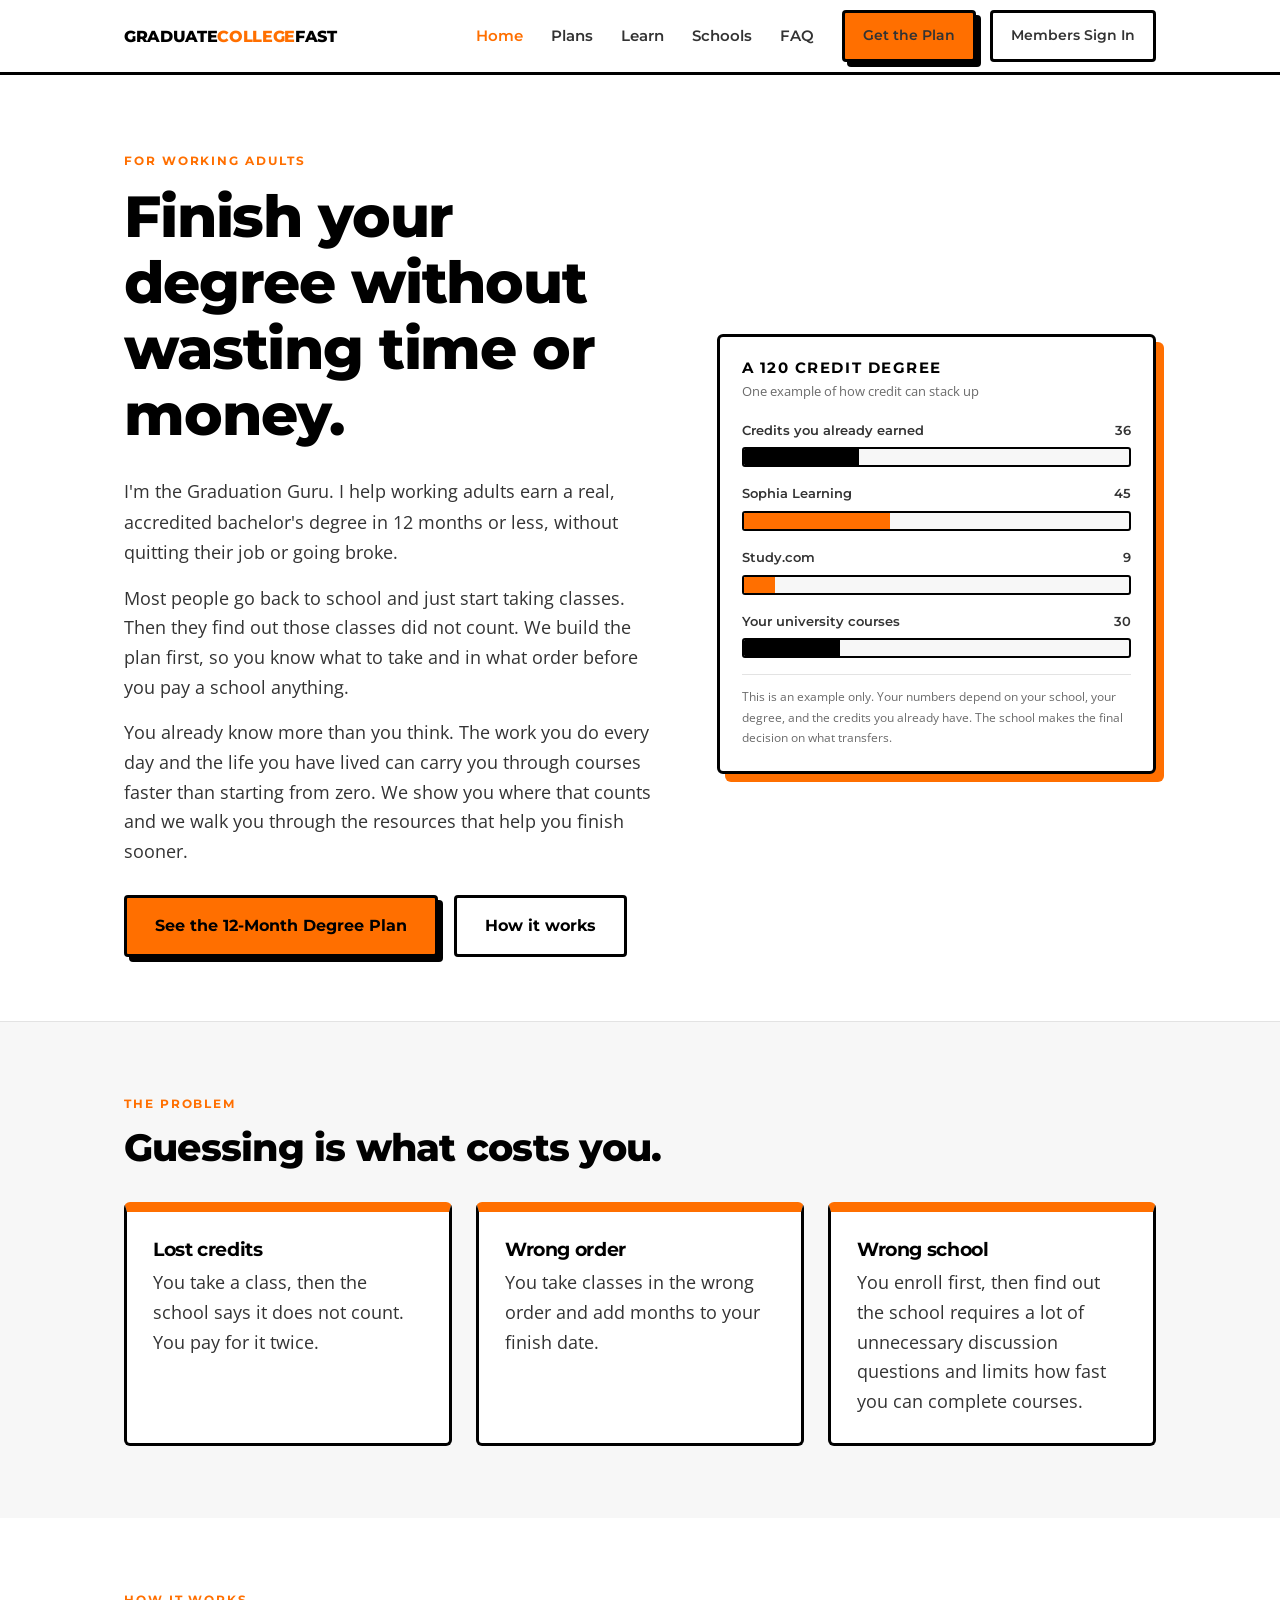
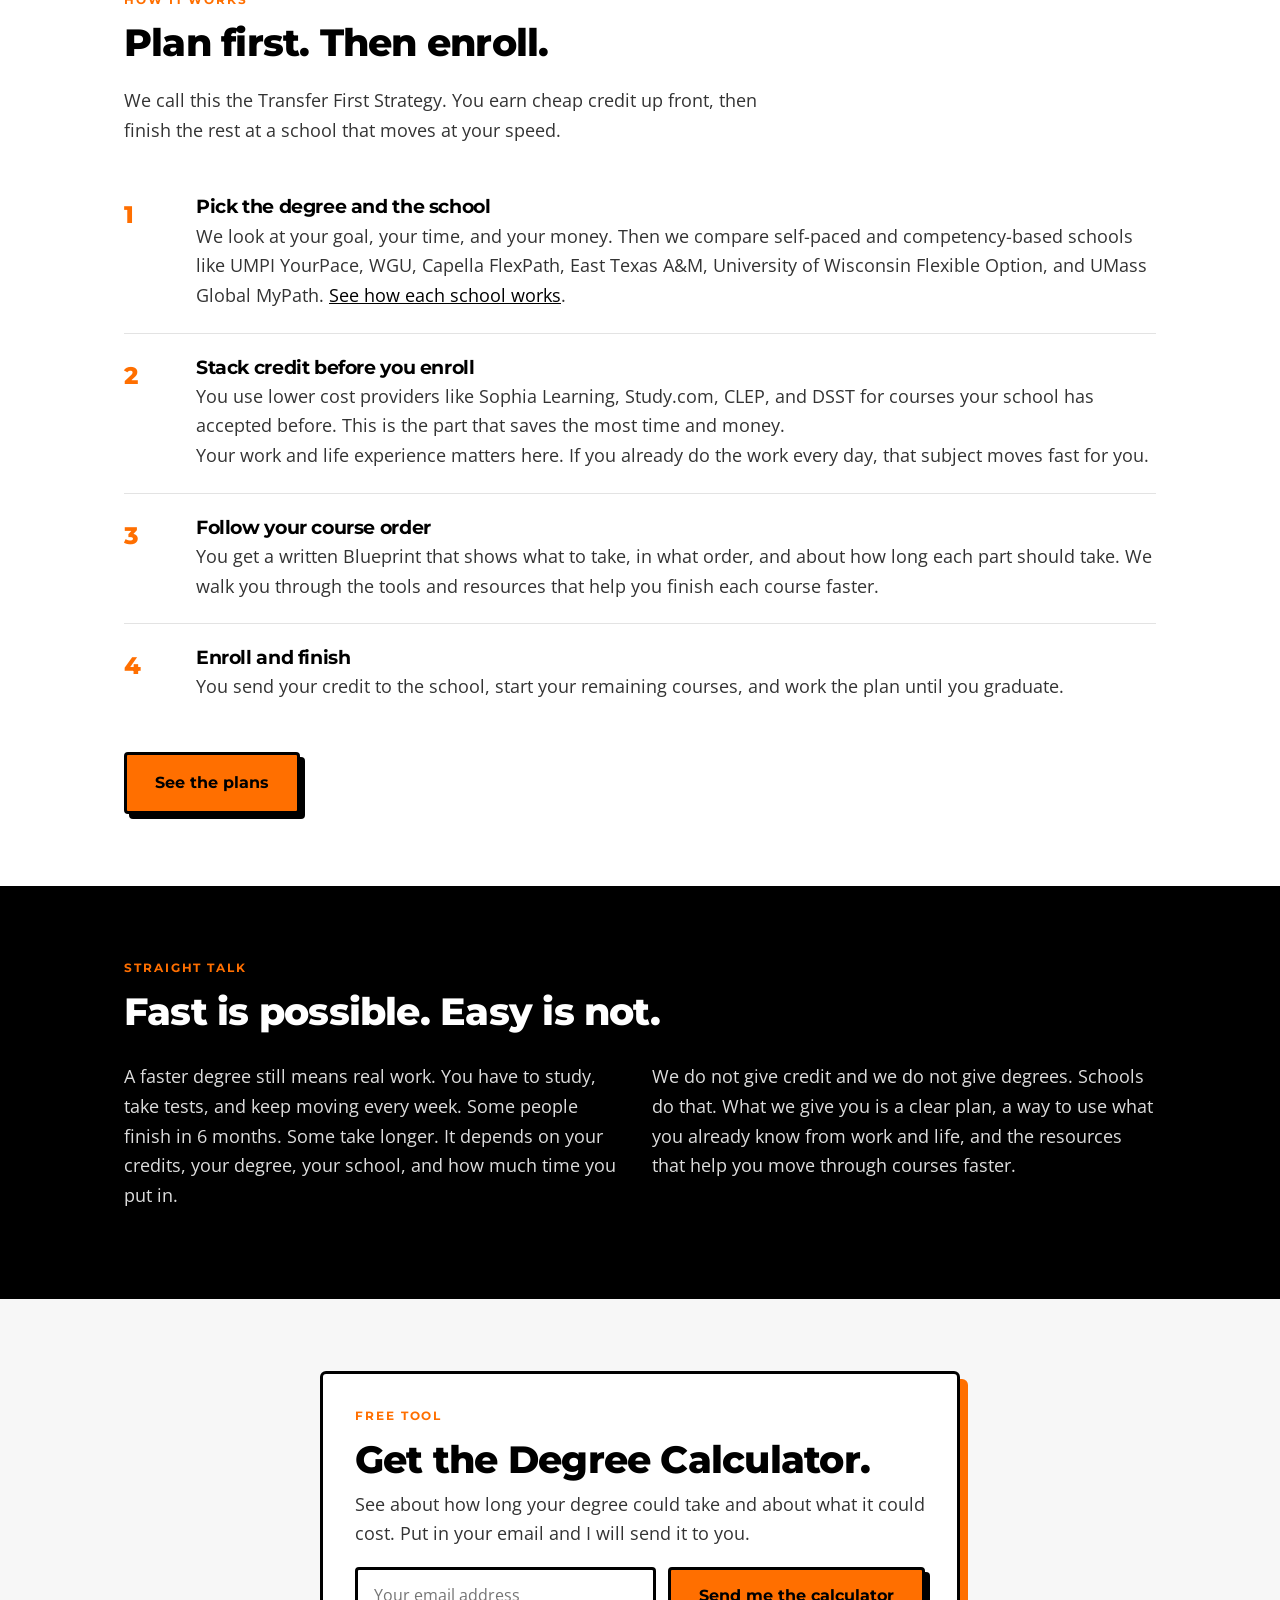
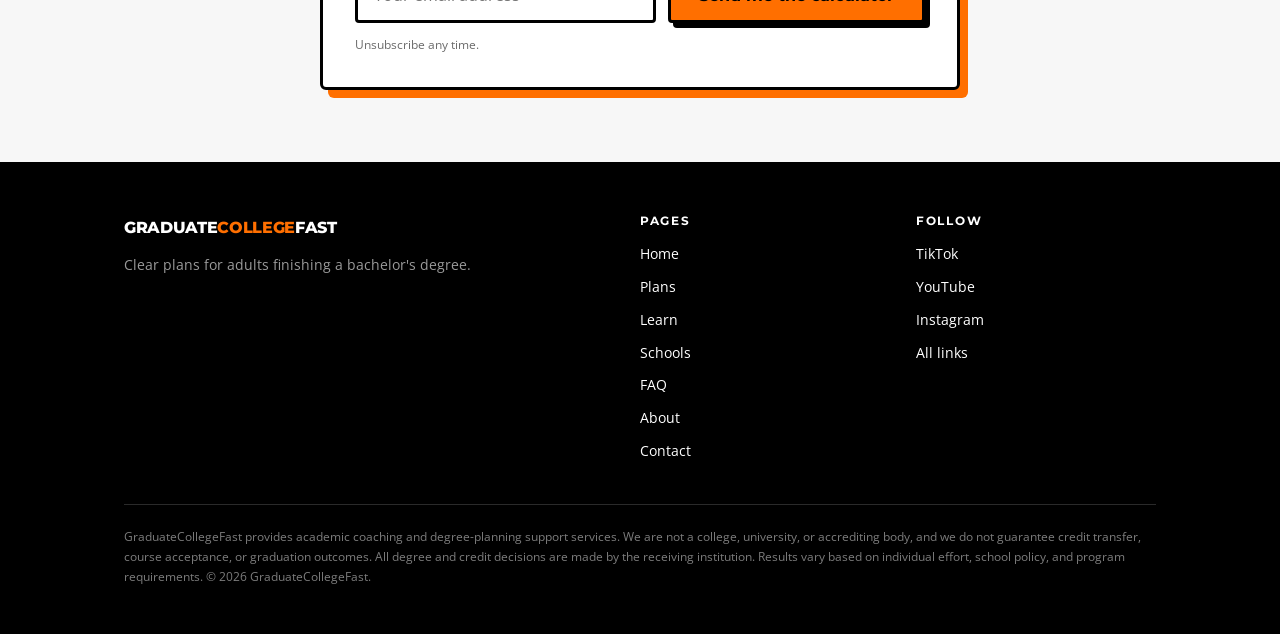
<file: index.html>
<!DOCTYPE html>
<html lang="en">
<head>
<meta charset="utf-8">
<meta name="viewport" content="width=device-width, initial-scale=1">
<title>GraduateCollegeFast | Finish Your Bachelor's Degree Faster</title>
<meta name="description" content="GraduateCollegeFast helps working adults build a clear plan to finish an accredited bachelor's degree faster and for less money using transfer credit, work experience, and competency-based schools.">
<link rel="canonical" href="https://graduatecollegefast.com/">
<link rel="preconnect" href="https://fonts.googleapis.com">
<link rel="preconnect" href="https://fonts.gstatic.com" crossorigin>
<link href="https://fonts.googleapis.com/css2?family=Montserrat:wght@600;700;800&family=Open+Sans:wght@400;600&display=swap" rel="stylesheet">
<link rel="stylesheet" href="styles.css">
</head>
<body>

<header class="site-header">
  <div class="wrap">
    <a class="logo" href="index.html">GRADUATE<span>COLLEGE</span>FAST</a>
    <button class="nav-toggle" aria-expanded="false" aria-label="Menu">Menu</button>
    <nav class="nav-links">
      <a href="index.html" aria-current="page">Home</a>
      <a href="offers.html">Plans</a>
      <a href="learn.html">Learn</a>
      <a href="schools.html">Schools</a>
      <a href="faq.html">FAQ</a>
      <a class="btn btn--primary" data-link="degreePlan" href="#">Get the Plan</a>
      <a class="btn btn--ghost nav-signin" href="https://dashboard.graduatecollegefast.com">Members Sign In</a>
    </nav>
  </div>
</header>

<main>

<section class="hero">
  <div class="wrap hero-grid">
    <div>
      <p class="eyebrow">For working adults</p>
      <h1>Finish your degree without wasting time or money.</h1>
      <p class="lead">I'm the Graduation Guru. I help working adults earn a real, accredited bachelor's degree in 12 months or less, without quitting their job or going broke.</p>
      <p>Most people go back to school and just start taking classes. Then they find out those classes did not count. We build the plan first, so you know what to take and in what order before you pay a school anything.</p>
      <p>You already know more than you think. The work you do every day and the life you have lived can carry you through courses faster than starting from zero. We show you where that counts and we walk you through the resources that help you finish sooner.</p>
      <div class="btn-row">
        <a class="btn btn--primary" data-link="degreePlan" href="#">See the 12-Month Degree Plan</a>
        <a class="btn btn--ghost" href="#how">How it works</a>
      </div>
    </div>

    <div class="stack" aria-label="Example of how a 120 credit degree can be filled">
      <h3>A 120 credit degree</h3>
      <p class="stack-sub">One example of how credit can stack up</p>

      <div class="bar">
        <div class="bar-label"><span>Credits you already earned</span><span>36</span></div>
        <div class="bar-track"><div class="bar-fill bar-fill--dark" style="--w:30%"></div></div>
      </div>
      <div class="bar">
        <div class="bar-label"><span>Sophia Learning</span><span>45</span></div>
        <div class="bar-track"><div class="bar-fill" style="--w:38%"></div></div>
      </div>
      <div class="bar">
        <div class="bar-label"><span>Study.com</span><span>9</span></div>
        <div class="bar-track"><div class="bar-fill" style="--w:8%"></div></div>
      </div>
      <div class="bar">
        <div class="bar-label"><span>Your university courses</span><span>30</span></div>
        <div class="bar-track"><div class="bar-fill bar-fill--dark" style="--w:25%"></div></div>
      </div>

      <p class="stack-note">This is an example only. Your numbers depend on your school, your degree, and the credits you already have. The school makes the final decision on what transfers.</p>
    </div>
  </div>
</section>

<section class="section section--gray">
  <div class="wrap">
    <p class="eyebrow">The problem</p>
    <h2>Guessing is what costs you.</h2>
    <div class="grid grid-3" style="margin-top:32px">
      <div class="card card--flag">
        <h3>Lost credits</h3>
        <p>You take a class, then the school says it does not count. You pay for it twice.</p>
      </div>
      <div class="card card--flag">
        <h3>Wrong order</h3>
        <p>You take classes in the wrong order and add months to your finish date.</p>
      </div>
      <div class="card card--flag">
        <h3>Wrong school</h3>
        <p>You enroll first, then find out the school requires a lot of unnecessary discussion questions and limits how fast you can complete courses.</p>
      </div>
    </div>
  </div>
</section>

<section class="section" id="how">
  <div class="wrap">
    <p class="eyebrow">How it works</p>
    <h2>Plan first. Then enroll.</h2>
    <p class="lead" style="max-width:36em">We call this the Transfer First Strategy. You earn cheap credit up front, then finish the rest at a school that moves at your speed.</p>

    <div style="margin-top:28px">
      <div class="step">
        <div class="step-num">1</div>
        <div>
          <h3>Pick the degree and the school</h3>
          <p>We look at your goal, your time, and your money. Then we compare self-paced and competency-based schools like UMPI YourPace, WGU, Capella FlexPath, East Texas A&amp;M, University of Wisconsin Flexible Option, and UMass Global MyPath. <a href="schools.html">See how each school works</a>.</p>
        </div>
      </div>
      <div class="step">
        <div class="step-num">2</div>
        <div>
          <h3>Stack credit before you enroll</h3>
          <p>You use lower cost providers like Sophia Learning, Study.com, CLEP, and DSST for courses your school has accepted before. This is the part that saves the most time and money.</p>
          <p>Your work and life experience matters here. If you already do the work every day, that subject moves fast for you.</p>
        </div>
      </div>
      <div class="step">
        <div class="step-num">3</div>
        <div>
          <h3>Follow your course order</h3>
          <p>You get a written Blueprint that shows what to take, in what order, and about how long each part should take. We walk you through the tools and resources that help you finish each course faster.</p>
        </div>
      </div>
      <div class="step">
        <div class="step-num">4</div>
        <div>
          <h3>Enroll and finish</h3>
          <p>You send your credit to the school, start your remaining courses, and work the plan until you graduate.</p>
        </div>
      </div>
    </div>

    <div class="btn-row">
      <a class="btn btn--primary" href="offers.html">See the plans</a>
    </div>
  </div>
</section>

<section class="section section--black">
  <div class="wrap">
    <p class="eyebrow">Straight talk</p>
    <h2>Fast is possible. Easy is not.</h2>
    <div class="grid grid-2" style="margin-top:28px">
      <div>
        <p>A faster degree still means real work. You have to study, take tests, and keep moving every week. Some people finish in 6 months. Some take longer. It depends on your credits, your degree, your school, and how much time you put in.</p>
      </div>
      <div>
        <p>We do not give credit and we do not give degrees. Schools do that. What we give you is a clear plan, a way to use what you already know from work and life, and the resources that help you move through courses faster.</p>
      </div>
    </div>
  </div>
</section>

<section class="section section--gray">
  <div class="wrap">
    <div class="optin">
      <p class="eyebrow">Free tool</p>
      <h2>Get the Degree Calculator.</h2>
      <p>See about how long your degree could take and about what it could cost. Put in your email and I will send it to you.</p>
      <form data-kit method="post" action="#" target="_blank">
        <label for="email-home" style="position:absolute;left:-9999px">Email address</label>
        <input id="email-home" type="email" name="email_address" placeholder="Your email address" required>
        <button class="btn btn--primary" type="submit">Send me the calculator</button>
      </form>
      <p class="optin-fine">Unsubscribe any time.</p>
    </div>
  </div>
</section>

</main>

<footer class="site-footer">
  <div class="wrap">
    <div class="footer-grid">
      <div>
        <a class="logo" href="index.html" style="color:#fff">GRADUATE<span>COLLEGE</span>FAST</a>
        <p style="margin-top:12px">Clear plans for adults finishing a bachelor's degree.</p>
      </div>
      <div>
        <h4>Pages</h4>
        <ul class="footer-list">
          <li><a href="index.html">Home</a></li>
          <li><a href="offers.html">Plans</a></li>
          <li><a href="learn.html">Learn</a></li>
          <li><a href="schools.html">Schools</a></li>
          <li><a href="faq.html">FAQ</a></li>
          <li><a href="about.html">About</a></li>
          <li><a href="contact.html">Contact</a></li>
        </ul>
      </div>
      <div>
        <h4>Follow</h4>
        <ul class="footer-list">
          <li><a data-link="tiktok" href="#">TikTok</a></li>
          <li><a data-link="youtube" href="#">YouTube</a></li>
          <li><a data-link="instagram" href="#">Instagram</a></li>
          <li><a data-link="beacons" href="#">All links</a></li>
        </ul>
      </div>
    </div>
    <p class="disclaimer">GraduateCollegeFast provides academic coaching and degree-planning support services. We are not a college, university, or accrediting body, and we do not guarantee credit transfer, course acceptance, or graduation outcomes. All degree and credit decisions are made by the receiving institution. Results vary based on individual effort, school policy, and program requirements. &copy; <span data-year></span> GraduateCollegeFast.</p>
  </div>
</footer>

<script src="config.js"></script>
</body>
</html>
</file>
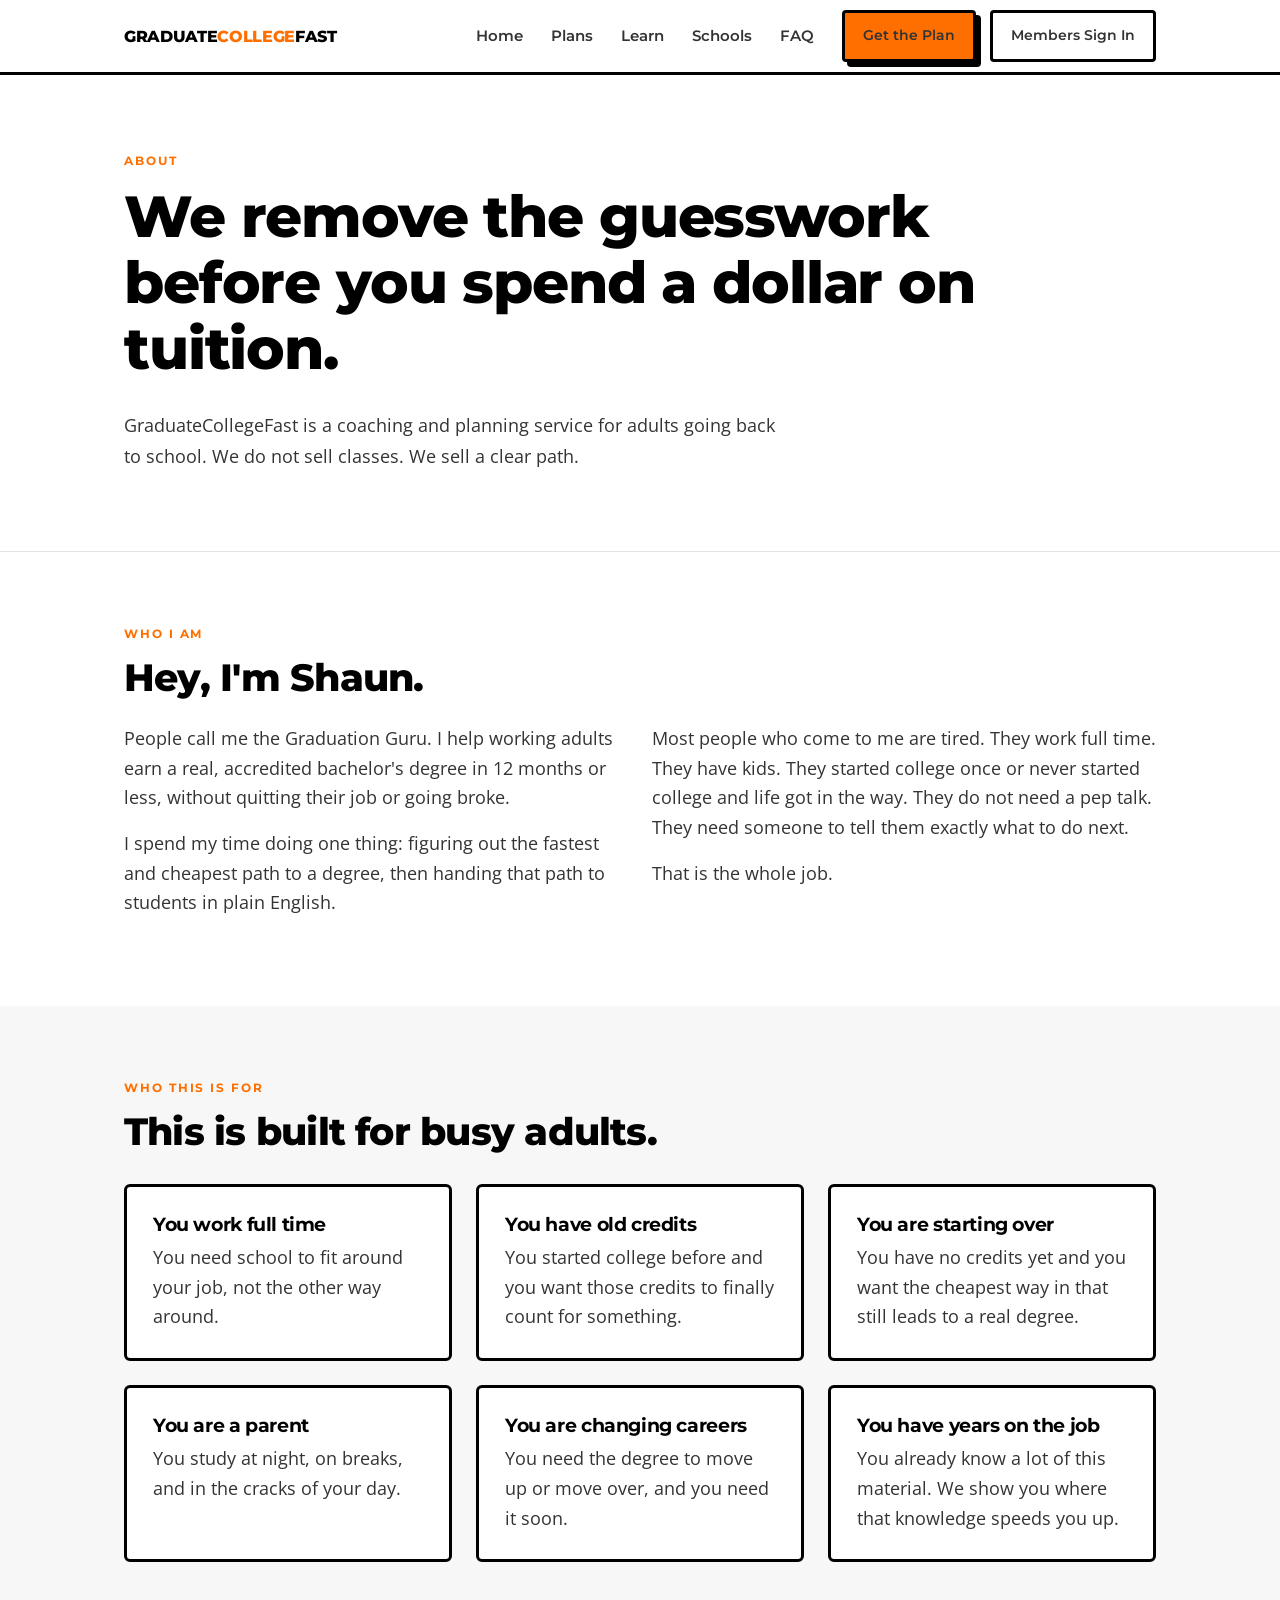
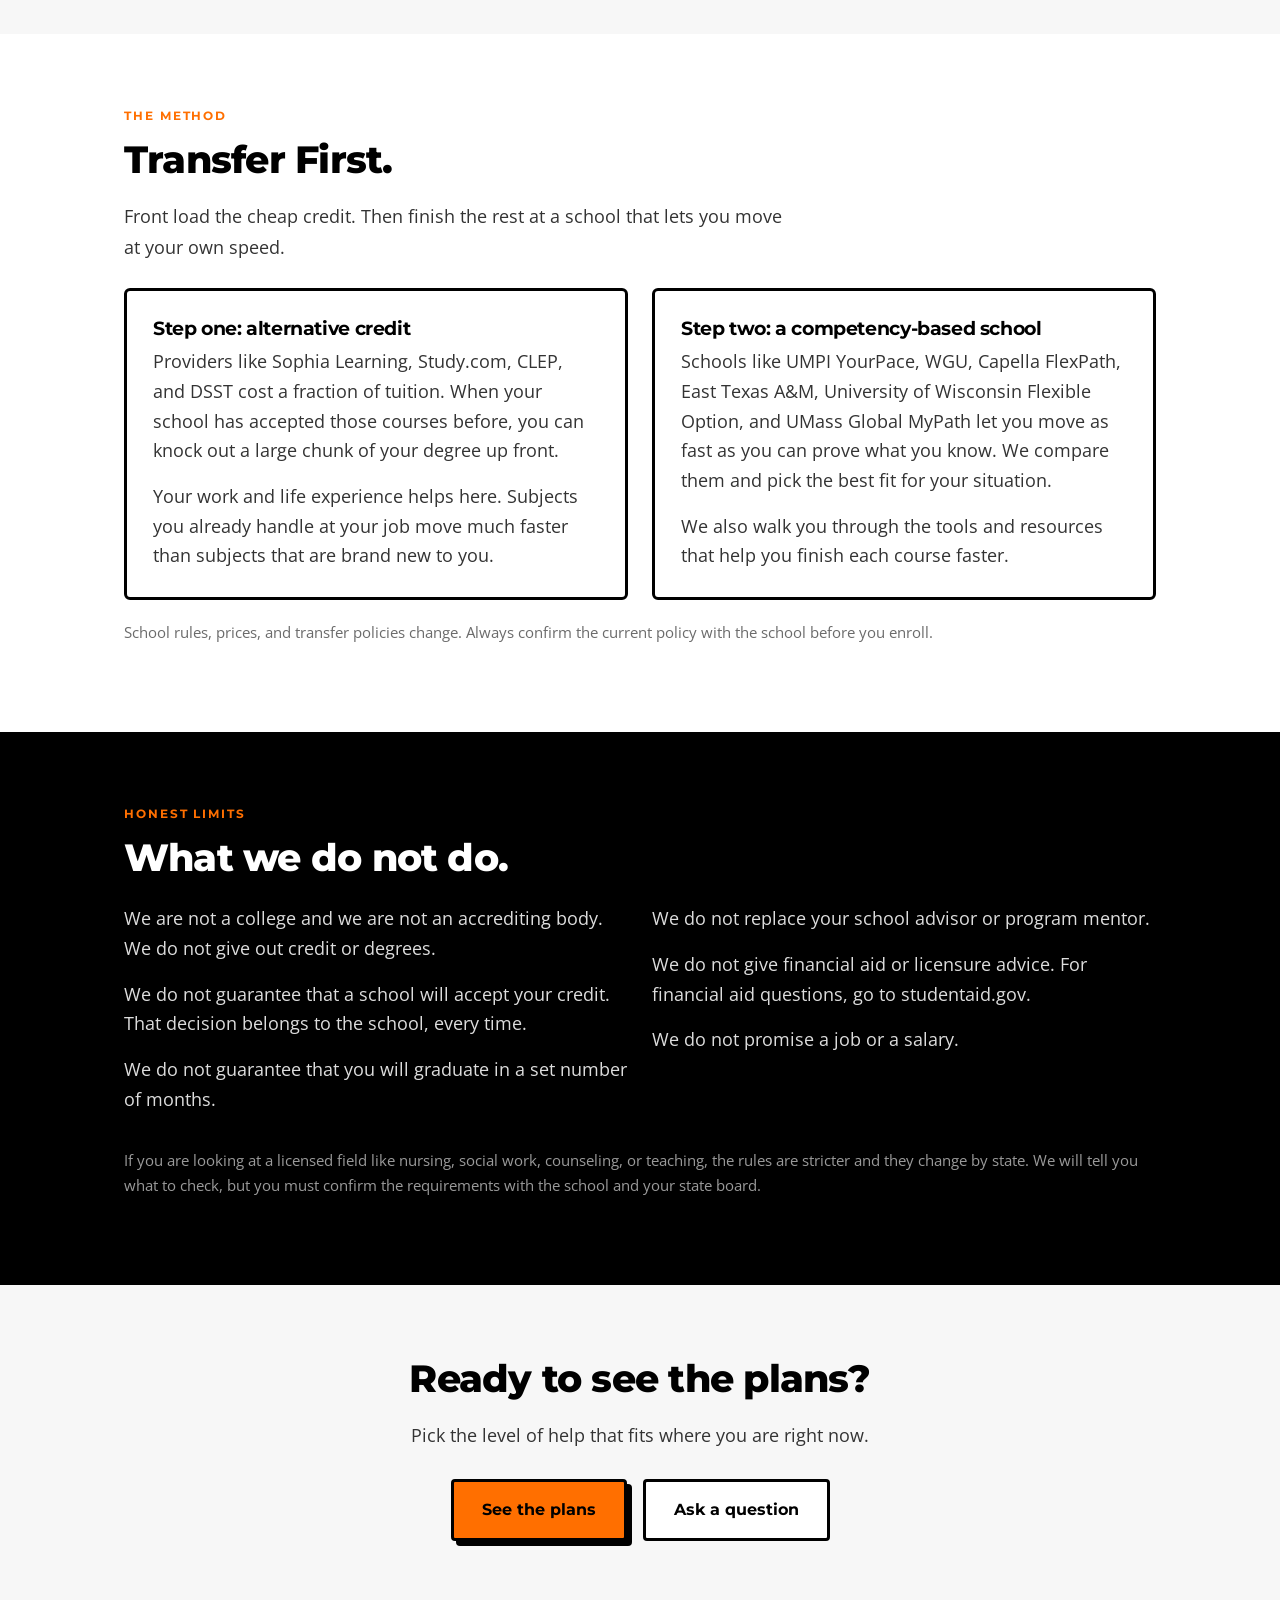
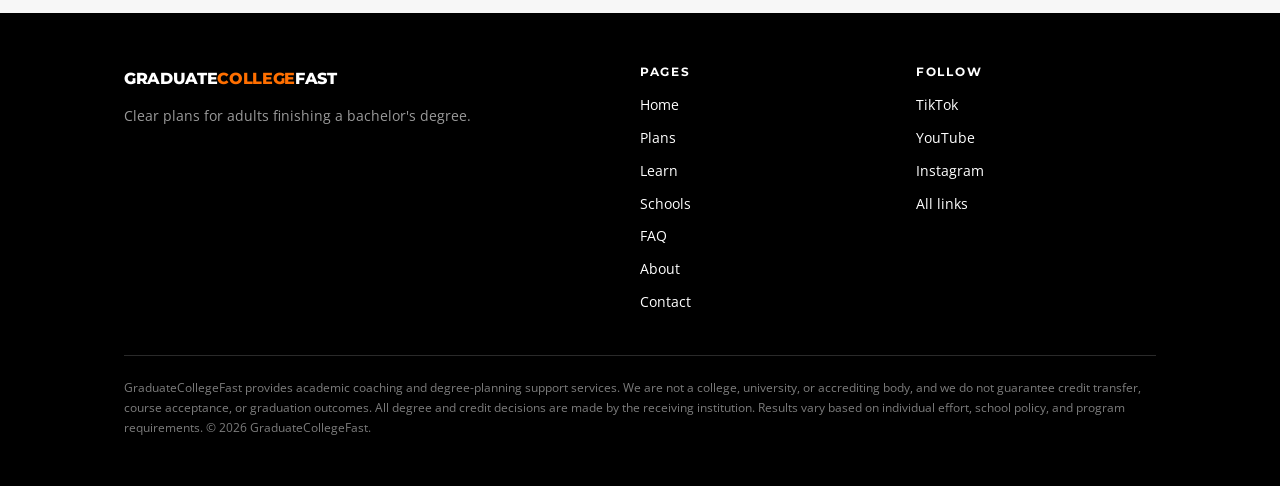
<file: about.html>
<!DOCTYPE html>
<html lang="en">
<head>
<meta charset="utf-8">
<meta name="viewport" content="width=device-width, initial-scale=1">
<title>About | GraduateCollegeFast</title>
<meta name="description" content="What GraduateCollegeFast does, who it is for, and what it will not promise you.">
<link rel="canonical" href="https://graduatecollegefast.com/about">
<link rel="preconnect" href="https://fonts.googleapis.com">
<link rel="preconnect" href="https://fonts.gstatic.com" crossorigin>
<link href="https://fonts.googleapis.com/css2?family=Montserrat:wght@600;700;800&family=Open+Sans:wght@400;600&display=swap" rel="stylesheet">
<link rel="stylesheet" href="styles.css">
</head>
<body>

<header class="site-header">
  <div class="wrap">
    <a class="logo" href="index.html">GRADUATE<span>COLLEGE</span>FAST</a>
    <button class="nav-toggle" aria-expanded="false" aria-label="Menu">Menu</button>
    <nav class="nav-links">
      <a href="index.html">Home</a>
      <a href="offers.html">Plans</a>
      <a href="learn.html">Learn</a>
      <a href="schools.html">Schools</a>
      <a href="faq.html">FAQ</a>
      <a class="btn btn--primary" data-link="degreePlan" href="#">Get the Plan</a>
      <a class="btn btn--ghost nav-signin" href="https://dashboard.graduatecollegefast.com">Members Sign In</a>
    </nav>
  </div>
</header>

<main>

<section class="hero">
  <div class="wrap">
    <p class="eyebrow">About</p>
    <h1 style="max-width:16em">We remove the guesswork before you spend a dollar on tuition.</h1>
    <p class="lead" style="max-width:36em">GraduateCollegeFast is a coaching and planning service for adults going back to school. We do not sell classes. We sell a clear path.</p>
  </div>
</section>

<section class="section">
  <div class="wrap">
    <p class="eyebrow">Who I am</p>
    <h2>Hey, I'm Shaun.</h2>
    <div class="grid grid-2" style="margin-top:24px">
      <div>
        <p>People call me the Graduation Guru. I help working adults earn a real, accredited bachelor's degree in 12 months or less, without quitting their job or going broke.</p>
        <p>I spend my time doing one thing: figuring out the fastest and cheapest path to a degree, then handing that path to students in plain English.</p>
      </div>
      <div>
        <p>Most people who come to me are tired. They work full time. They have kids. They started college once or never started college and life got in the way. They do not need a pep talk. They need someone to tell them exactly what to do next.</p>
        <p>That is the whole job.</p>
      </div>
    </div>
  </div>
</section>

<section class="section section--gray">
  <div class="wrap">
    <p class="eyebrow">Who this is for</p>
    <h2>This is built for busy adults.</h2>
    <div class="grid grid-3" style="margin-top:30px">
      <div class="card"><h3>You work full time</h3><p>You need school to fit around your job, not the other way around.</p></div>
      <div class="card"><h3>You have old credits</h3><p>You started college before and you want those credits to finally count for something.</p></div>
      <div class="card"><h3>You are starting over</h3><p>You have no credits yet and you want the cheapest way in that still leads to a real degree.</p></div>
      <div class="card"><h3>You are a parent</h3><p>You study at night, on breaks, and in the cracks of your day.</p></div>
      <div class="card"><h3>You are changing careers</h3><p>You need the degree to move up or move over, and you need it soon.</p></div>
      <div class="card"><h3>You have years on the job</h3><p>You already know a lot of this material. We show you where that knowledge speeds you up.</p></div>
    </div>
  </div>
</section>

<section class="section">
  <div class="wrap">
    <p class="eyebrow">The method</p>
    <h2>Transfer First.</h2>
    <p class="lead" style="max-width:36em">Front load the cheap credit. Then finish the rest at a school that lets you move at your own speed.</p>
    <div class="grid grid-2" style="margin-top:26px">
      <div class="card">
        <h3>Step one: alternative credit</h3>
        <p>Providers like Sophia Learning, Study.com, CLEP, and DSST cost a fraction of tuition. When your school has accepted those courses before, you can knock out a large chunk of your degree up front.</p>
        <p>Your work and life experience helps here. Subjects you already handle at your job move much faster than subjects that are brand new to you.</p>
      </div>
      <div class="card">
        <h3>Step two: a competency-based school</h3>
        <p>Schools like UMPI YourPace, WGU, Capella FlexPath, East Texas A&amp;M, University of Wisconsin Flexible Option, and UMass Global MyPath let you move as fast as you can prove what you know. We compare them and pick the best fit for your situation.</p>
        <p>We also walk you through the tools and resources that help you finish each course faster.</p>
      </div>
    </div>
    <p class="muted" style="margin-top:20px">School rules, prices, and transfer policies change. Always confirm the current policy with the school before you enroll.</p>
  </div>
</section>

<section class="section section--black">
  <div class="wrap">
    <p class="eyebrow">Honest limits</p>
    <h2>What we do not do.</h2>
    <div class="grid grid-2" style="margin-top:24px">
      <div>
        <p>We are not a college and we are not an accrediting body. We do not give out credit or degrees.</p>
        <p>We do not guarantee that a school will accept your credit. That decision belongs to the school, every time.</p>
        <p>We do not guarantee that you will graduate in a set number of months.</p>
      </div>
      <div>
        <p>We do not replace your school advisor or program mentor.</p>
        <p>We do not give financial aid or licensure advice. For financial aid questions, go to studentaid.gov.</p>
        <p>We do not promise a job or a salary.</p>
      </div>
    </div>
    <p class="muted" style="margin-top:18px">If you are looking at a licensed field like nursing, social work, counseling, or teaching, the rules are stricter and they change by state. We will tell you what to check, but you must confirm the requirements with the school and your state board.</p>
  </div>
</section>

<section class="section section--gray">
  <div class="wrap" style="text-align:center">
    <h2>Ready to see the plans?</h2>
    <p class="lead">Pick the level of help that fits where you are right now.</p>
    <div class="btn-row" style="justify-content:center">
      <a class="btn btn--primary" href="offers.html">See the plans</a>
      <a class="btn btn--ghost" href="contact.html">Ask a question</a>
    </div>
  </div>
</section>

</main>

<footer class="site-footer">
  <div class="wrap">
    <div class="footer-grid">
      <div>
        <a class="logo" href="index.html" style="color:#fff">GRADUATE<span>COLLEGE</span>FAST</a>
        <p style="margin-top:12px">Clear plans for adults finishing a bachelor's degree.</p>
      </div>
      <div>
        <h4>Pages</h4>
        <ul class="footer-list">
          <li><a href="index.html">Home</a></li>
          <li><a href="offers.html">Plans</a></li>
          <li><a href="learn.html">Learn</a></li>
          <li><a href="schools.html">Schools</a></li>
          <li><a href="faq.html">FAQ</a></li>
          <li><a href="about.html">About</a></li>
          <li><a href="contact.html">Contact</a></li>
        </ul>
      </div>
      <div>
        <h4>Follow</h4>
        <ul class="footer-list">
          <li><a data-link="tiktok" href="#">TikTok</a></li>
          <li><a data-link="youtube" href="#">YouTube</a></li>
          <li><a data-link="instagram" href="#">Instagram</a></li>
          <li><a data-link="beacons" href="#">All links</a></li>
        </ul>
      </div>
    </div>
    <p class="disclaimer">GraduateCollegeFast provides academic coaching and degree-planning support services. We are not a college, university, or accrediting body, and we do not guarantee credit transfer, course acceptance, or graduation outcomes. All degree and credit decisions are made by the receiving institution. Results vary based on individual effort, school policy, and program requirements. &copy; <span data-year></span> GraduateCollegeFast.</p>
  </div>
</footer>

<script src="config.js"></script>
</body>
</html>
</file>
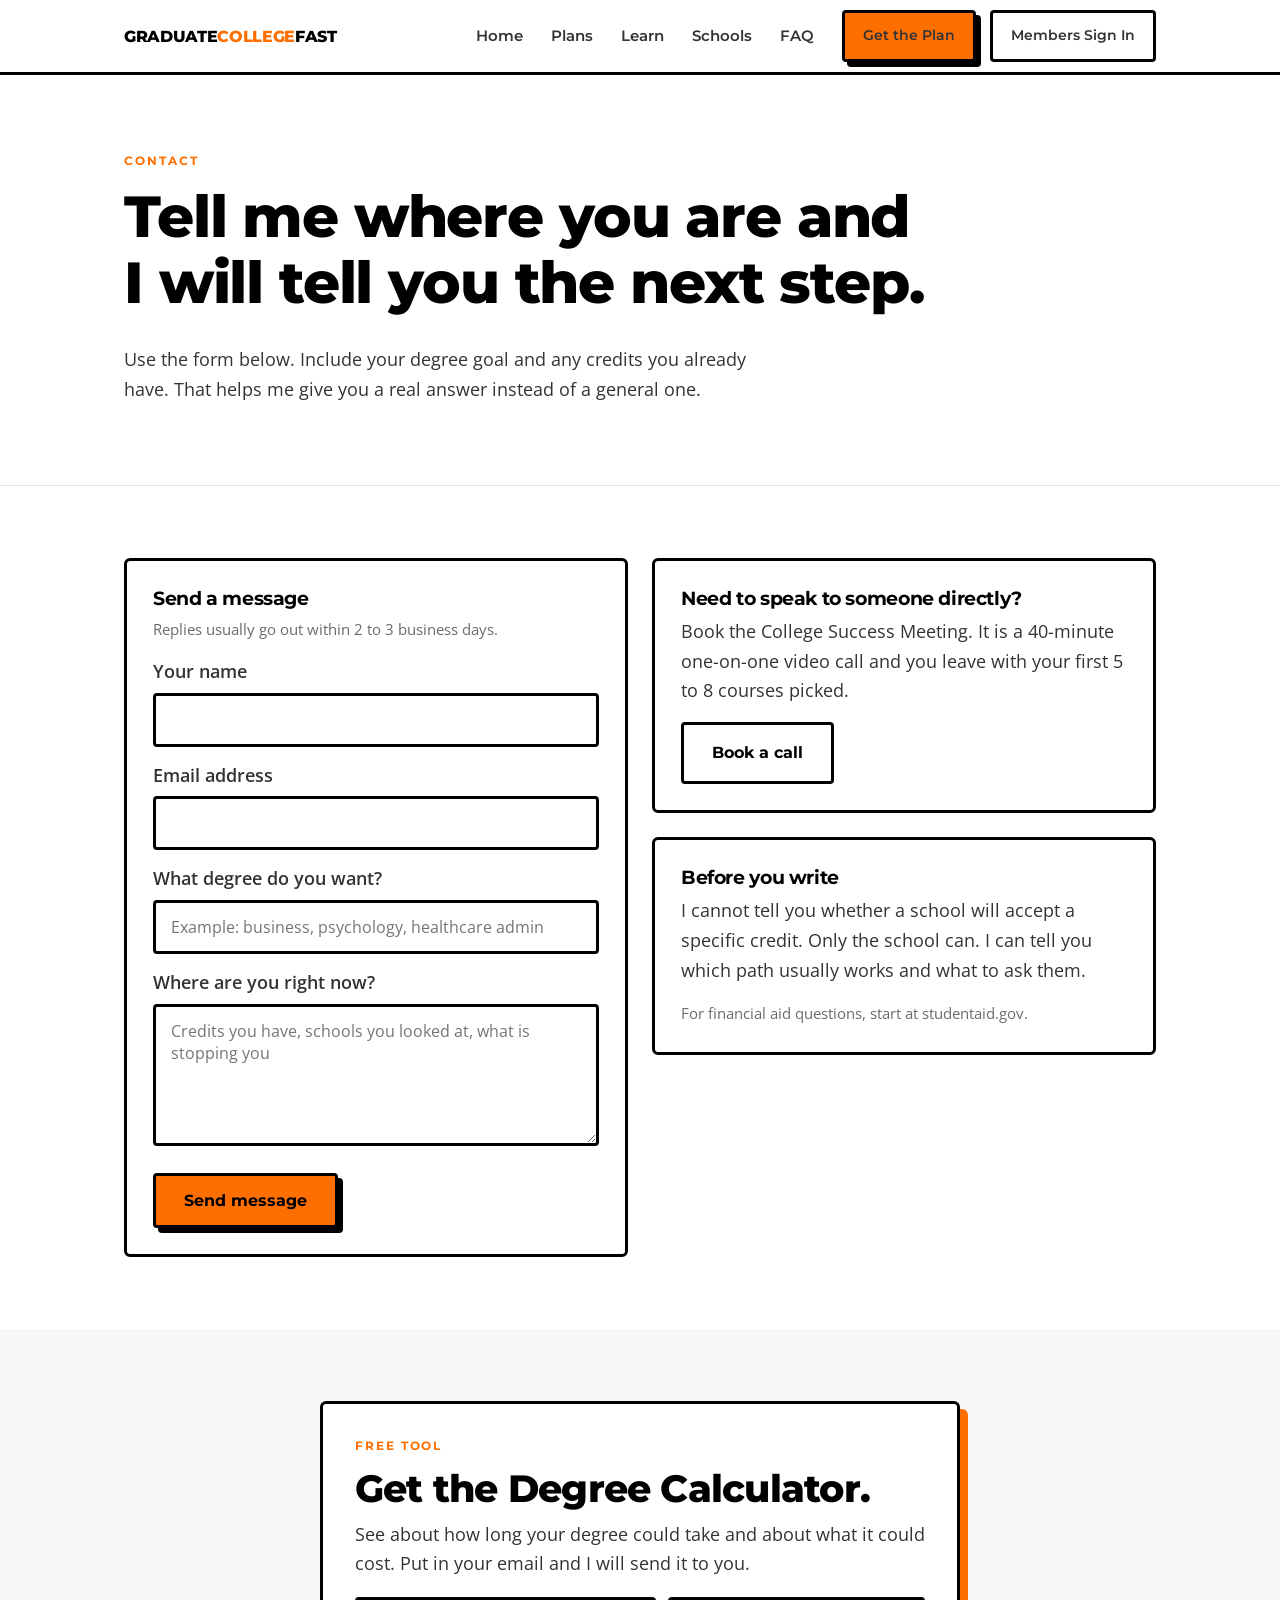
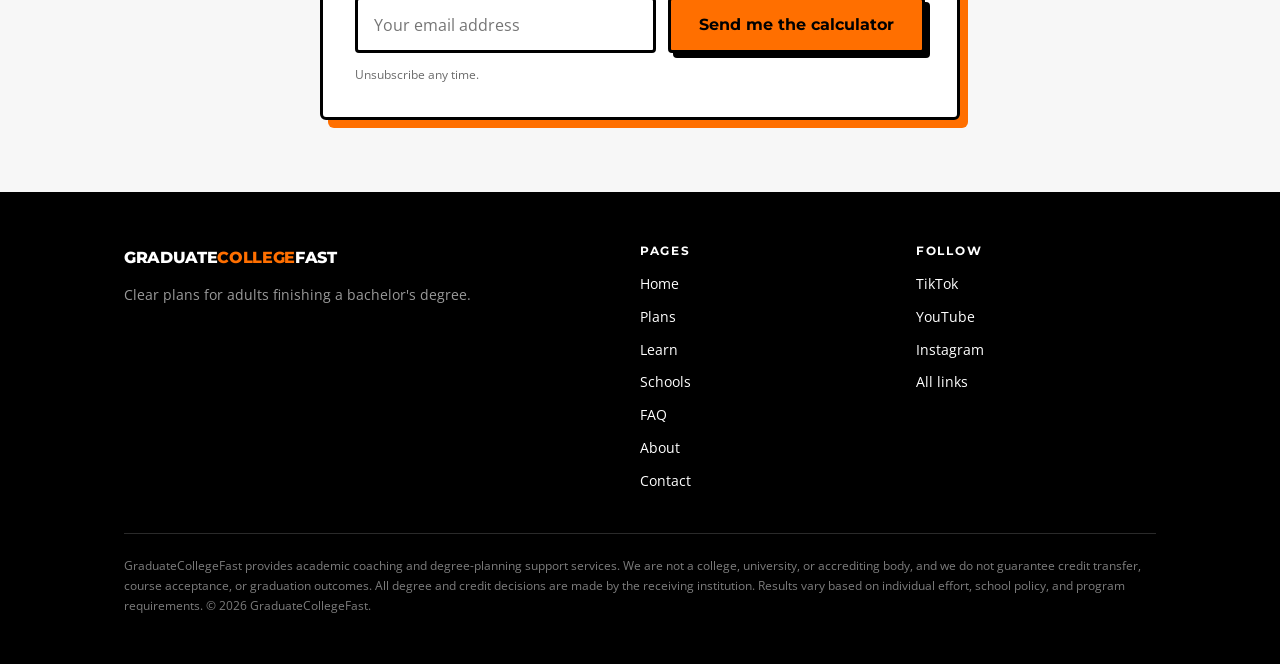
<file: contact.html>
<!DOCTYPE html>
<html lang="en">
<head>
<meta charset="utf-8">
<meta name="viewport" content="width=device-width, initial-scale=1">
<title>Contact | GraduateCollegeFast</title>
<meta name="description" content="Send a message to GraduateCollegeFast about degree planning, transfer credit, or the 12-Month Degree Plan.">
<link rel="canonical" href="https://graduatecollegefast.com/contact">
<link rel="preconnect" href="https://fonts.googleapis.com">
<link rel="preconnect" href="https://fonts.gstatic.com" crossorigin>
<link href="https://fonts.googleapis.com/css2?family=Montserrat:wght@600;700;800&family=Open+Sans:wght@400;600&display=swap" rel="stylesheet">
<link rel="stylesheet" href="styles.css">
</head>
<body>

<header class="site-header">
  <div class="wrap">
    <a class="logo" href="index.html">GRADUATE<span>COLLEGE</span>FAST</a>
    <button class="nav-toggle" aria-expanded="false" aria-label="Menu">Menu</button>
    <nav class="nav-links">
      <a href="index.html">Home</a>
      <a href="offers.html">Plans</a>
      <a href="learn.html">Learn</a>
      <a href="schools.html">Schools</a>
      <a href="faq.html">FAQ</a>
      <a class="btn btn--primary" data-link="degreePlan" href="#">Get the Plan</a>
      <a class="btn btn--ghost nav-signin" href="https://dashboard.graduatecollegefast.com">Members Sign In</a>
    </nav>
  </div>
</header>

<main>

<section class="hero">
  <div class="wrap">
    <p class="eyebrow">Contact</p>
    <h1 style="max-width:14em">Tell me where you are and I will tell you the next step.</h1>
    <p class="lead" style="max-width:34em">Use the form below. Include your degree goal and any credits you already have. That helps me give you a real answer instead of a general one.</p>
  </div>
</section>

<section class="section">
  <div class="wrap">
    <div class="grid grid-2">

      <div class="card">
        <h3>Send a message</h3>
        <p class="muted">Replies usually go out within 2 to 3 business days.</p>
        <form name="contact" method="POST" data-netlify="true" netlify-honeypot="bot-field">
          <input type="hidden" name="form-name" value="contact">
          <p style="display:none"><label>Do not fill this in: <input name="bot-field"></label></p>

          <p style="margin-bottom:14px">
            <label for="c-name" style="display:block;font-weight:600;margin-bottom:6px">Your name</label>
            <input id="c-name" type="text" name="name" required style="width:100%;padding:13px 15px;border:3px solid var(--black);border-radius:4px;font-family:inherit;font-size:1rem">
          </p>

          <p style="margin-bottom:14px">
            <label for="c-email" style="display:block;font-weight:600;margin-bottom:6px">Email address</label>
            <input id="c-email" type="email" name="email" required style="width:100%;padding:13px 15px;border:3px solid var(--black);border-radius:4px;font-family:inherit;font-size:1rem">
          </p>

          <p style="margin-bottom:14px">
            <label for="c-goal" style="display:block;font-weight:600;margin-bottom:6px">What degree do you want?</label>
            <input id="c-goal" type="text" name="degree_goal" placeholder="Example: business, psychology, healthcare admin" style="width:100%;padding:13px 15px;border:3px solid var(--black);border-radius:4px;font-family:inherit;font-size:1rem">
          </p>

          <p style="margin-bottom:18px">
            <label for="c-msg" style="display:block;font-weight:600;margin-bottom:6px">Where are you right now?</label>
            <textarea id="c-msg" name="message" rows="5" required placeholder="Credits you have, schools you looked at, what is stopping you" style="width:100%;padding:13px 15px;border:3px solid var(--black);border-radius:4px;font-family:inherit;font-size:1rem"></textarea>
          </p>

          <button class="btn btn--primary" type="submit">Send message</button>
        </form>
      </div>

      <div>
        <div class="card" style="margin-bottom:24px">
          <h3>Need to speak to someone directly?</h3>
          <p>Book the College Success Meeting. It is a 40-minute one-on-one video call and you leave with your first 5 to 8 courses picked.</p>
          <a class="btn btn--ghost" data-link="successCall" href="#">Book a call</a>
        </div>

        <div class="card">
          <h3>Before you write</h3>
          <p>I cannot tell you whether a school will accept a specific credit. Only the school can. I can tell you which path usually works and what to ask them.</p>
          <p class="muted">For financial aid questions, start at studentaid.gov.</p>
        </div>
      </div>

    </div>
  </div>
</section>

<section class="section section--gray">
  <div class="wrap">
    <div class="optin">
      <p class="eyebrow">Free tool</p>
      <h2>Get the Degree Calculator.</h2>
      <p>See about how long your degree could take and about what it could cost. Put in your email and I will send it to you.</p>
      <form data-kit method="post" action="#" target="_blank">
        <label for="email-contact" style="position:absolute;left:-9999px">Email address</label>
        <input id="email-contact" type="email" name="email_address" placeholder="Your email address" required>
        <button class="btn btn--primary" type="submit">Send me the calculator</button>
      </form>
      <p class="optin-fine">Unsubscribe any time.</p>
    </div>
  </div>
</section>

</main>

<footer class="site-footer">
  <div class="wrap">
    <div class="footer-grid">
      <div>
        <a class="logo" href="index.html" style="color:#fff">GRADUATE<span>COLLEGE</span>FAST</a>
        <p style="margin-top:12px">Clear plans for adults finishing a bachelor's degree.</p>
      </div>
      <div>
        <h4>Pages</h4>
        <ul class="footer-list">
          <li><a href="index.html">Home</a></li>
          <li><a href="offers.html">Plans</a></li>
          <li><a href="learn.html">Learn</a></li>
          <li><a href="schools.html">Schools</a></li>
          <li><a href="faq.html">FAQ</a></li>
          <li><a href="about.html">About</a></li>
          <li><a href="contact.html">Contact</a></li>
        </ul>
      </div>
      <div>
        <h4>Follow</h4>
        <ul class="footer-list">
          <li><a data-link="tiktok" href="#">TikTok</a></li>
          <li><a data-link="youtube" href="#">YouTube</a></li>
          <li><a data-link="instagram" href="#">Instagram</a></li>
          <li><a data-link="beacons" href="#">All links</a></li>
        </ul>
      </div>
    </div>
    <p class="disclaimer">GraduateCollegeFast provides academic coaching and degree-planning support services. We are not a college, university, or accrediting body, and we do not guarantee credit transfer, course acceptance, or graduation outcomes. All degree and credit decisions are made by the receiving institution. Results vary based on individual effort, school policy, and program requirements. &copy; <span data-year></span> GraduateCollegeFast.</p>
  </div>
</footer>

<script src="config.js"></script>
</body>
</html>
</file>
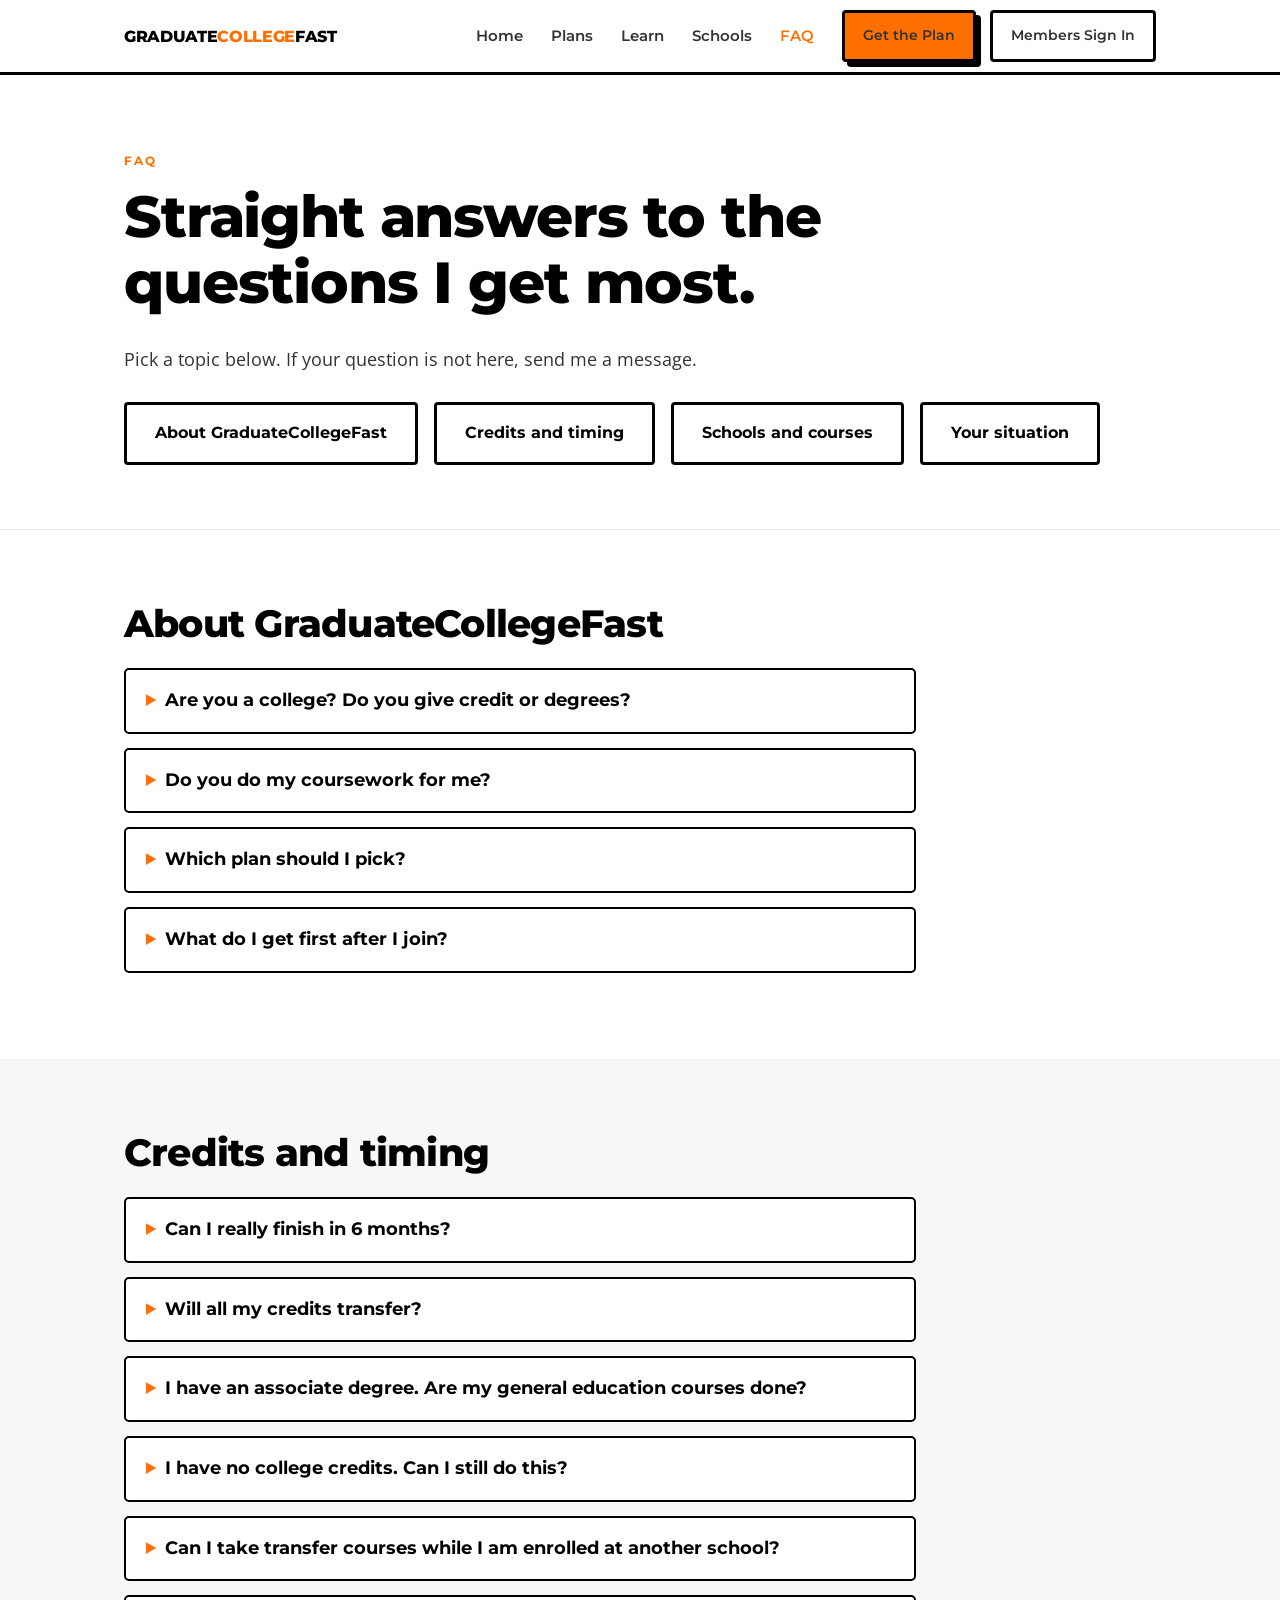
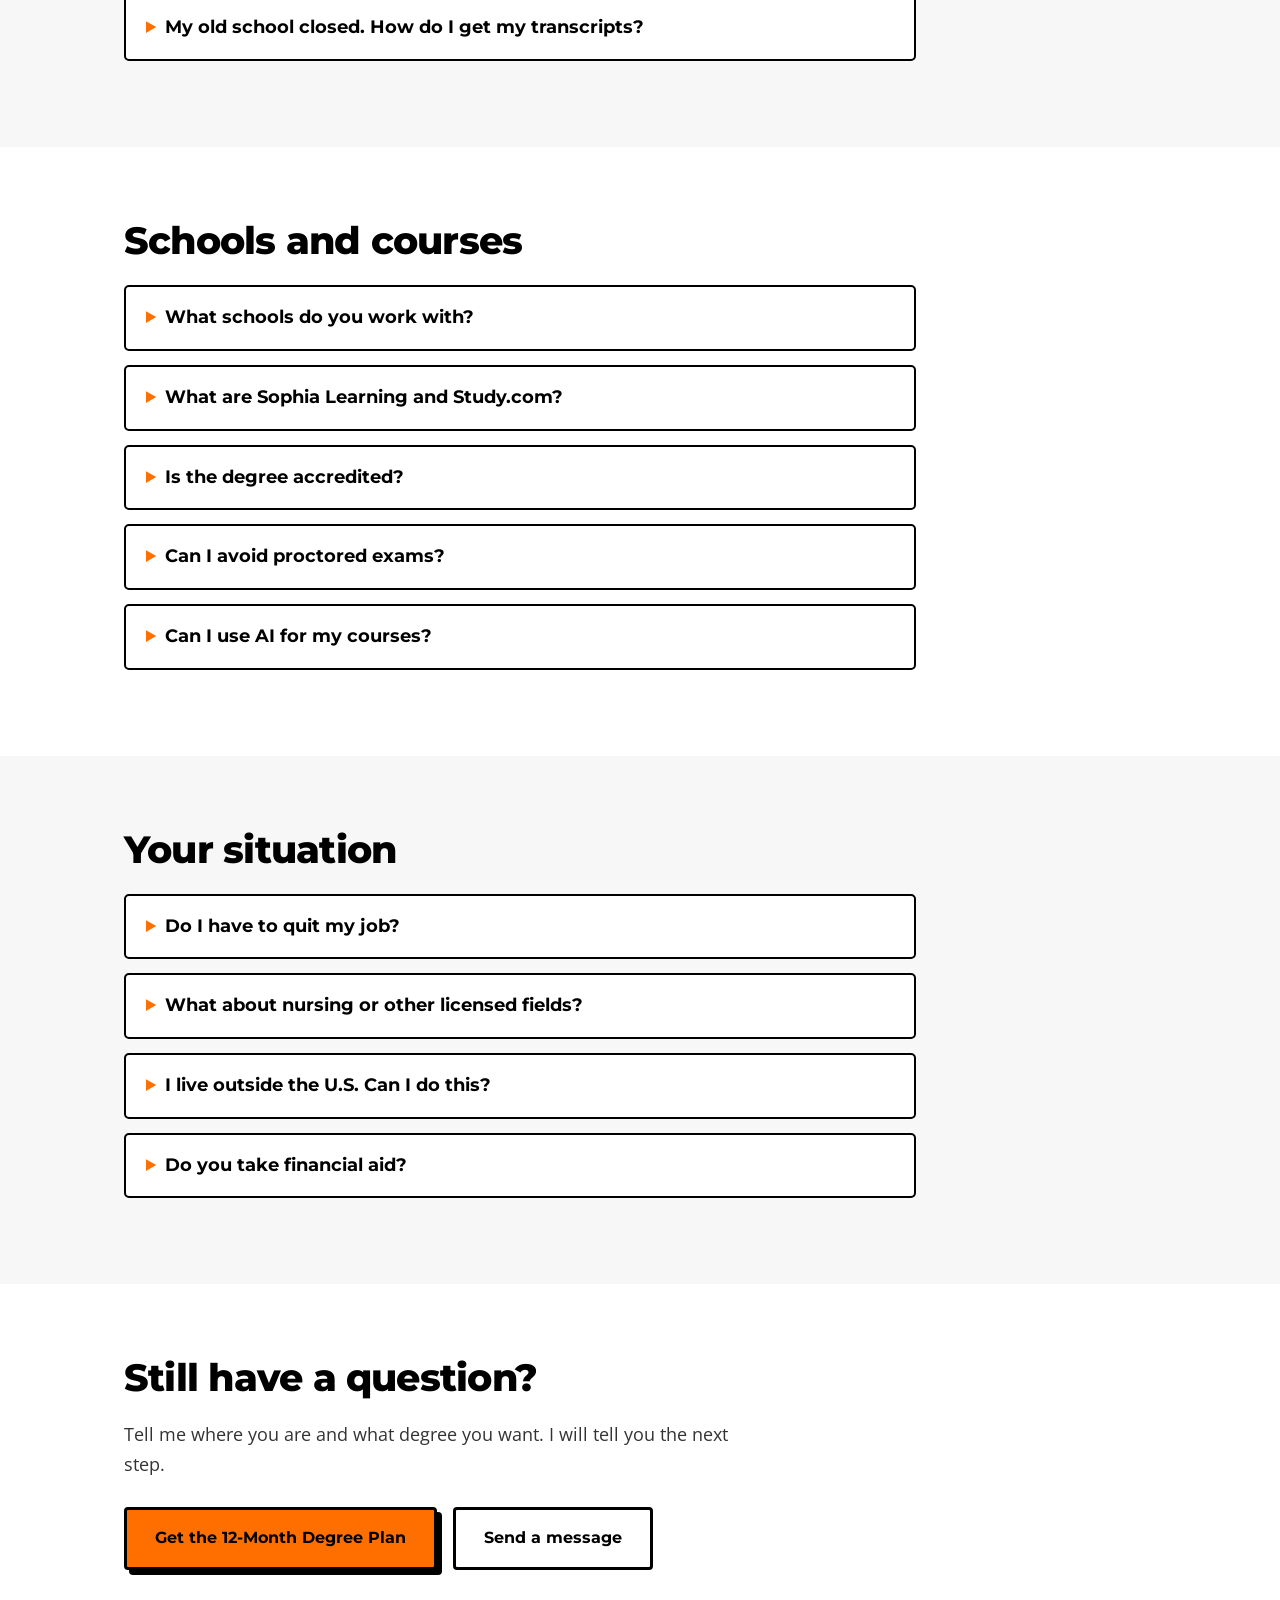
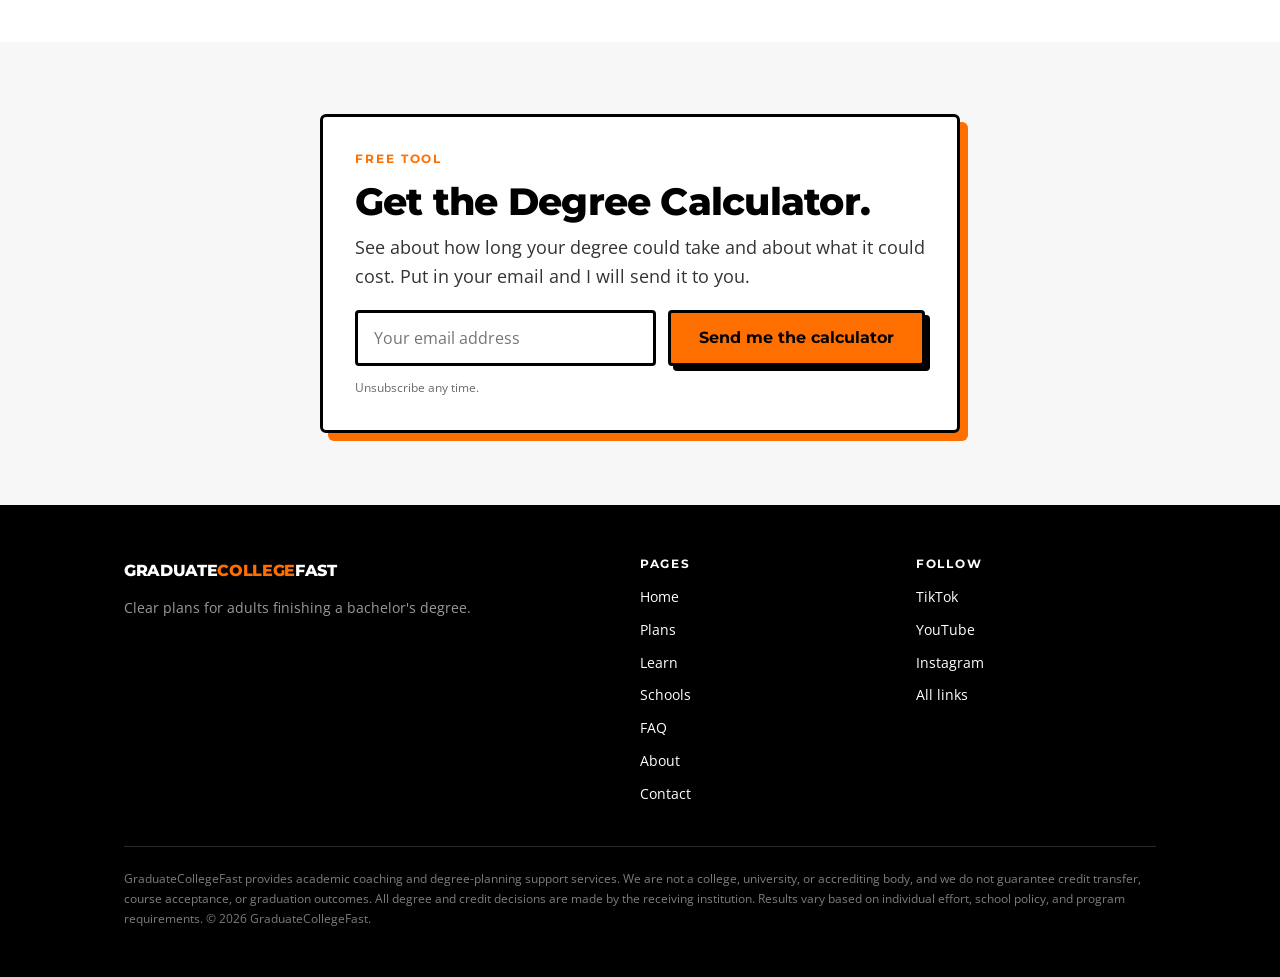
<file: faq.html>
<!DOCTYPE html>
<html lang="en">
<head>
<meta charset="utf-8">
<meta name="viewport" content="width=device-width, initial-scale=1">
<title>FAQ | GraduateCollegeFast</title>
<meta name="description" content="Answers to the most common questions about finishing a bachelor's degree faster with transfer credit and competency-based schools.">
<link rel="canonical" href="https://graduatecollegefast.com/faq">
<link rel="preconnect" href="https://fonts.googleapis.com">
<link rel="preconnect" href="https://fonts.gstatic.com" crossorigin>
<link href="https://fonts.googleapis.com/css2?family=Montserrat:wght@600;700;800&family=Open+Sans:wght@400;600&display=swap" rel="stylesheet">
<link rel="stylesheet" href="styles.css">
<script type="application/ld+json">{"@context": "https://schema.org", "@type": "FAQPage", "mainEntity": [{"@type": "Question", "name": "Are you a college? Do you give credit or degrees?", "acceptedAnswer": {"@type": "Answer", "text": "No. GraduateCollegeFast is a coaching and degree-planning service. We do not give credit and we do not give degrees. Schools do that. We give you a clear plan and help you follow it."}}, {"@type": "Question", "name": "Do you do my coursework for me?", "acceptedAnswer": {"@type": "Answer", "text": "No. You do your own coursework. We give you the plan, the course order, and the tools that help you move faster."}}, {"@type": "Question", "name": "Which plan should I pick?", "acceptedAnswer": {"@type": "Answer", "text": "Get the 12-Month Degree Plan if you want the full plan plus support to carry it out. Get the Custom Blueprint if you only need to know which classes to take and where. Book the College Success Meeting if you want to talk one-on-one first. Compare the plans."}}, {"@type": "Question", "name": "What do I get first after I join?", "acceptedAnswer": {"@type": "Answer", "text": "You start with the Custom Blueprint intake inside your dashboard. Once you finish it, we build your personal course Blueprint and email it to you within 3 to 5 business days."}}, {"@type": "Question", "name": "Can I really finish in 6 months?", "acceptedAnswer": {"@type": "Answer", "text": "Some people do. Some take longer. It depends on how many credits you already have, which degree you pick, which school you enroll in, and how many hours a week you can study. Your work and life experience helps too, because subjects you already know move faster. We build the plan to be as fast as your situation allows, and we tell you the honest timeline up front."}}, {"@type": "Question", "name": "Will all my credits transfer?", "acceptedAnswer": {"@type": "Answer", "text": "No one can promise that. We build plans around courses and providers that your target school has accepted before. The school still makes the final call on every credit."}}, {"@type": "Question", "name": "I have an associate degree. Are my general education courses done?", "acceptedAnswer": {"@type": "Answer", "text": "Not always. An associate degree does not mean every general education course is done at your new school. Each school checks your credits against its own rules. We go through your transcripts and plan around what is still missing."}}, {"@type": "Question", "name": "I have no college credits. Can I still do this?", "acceptedAnswer": {"@type": "Answer", "text": "Yes. A high school diploma or GED is enough to start. You can begin with lower cost courses before you enroll at a university."}}, {"@type": "Question", "name": "Can I take transfer courses while I am enrolled at another school?", "acceptedAnswer": {"@type": "Answer", "text": "It depends on your school. Some schools do not accept outside credit while you are enrolled. Check your school's rule before you start."}}, {"@type": "Question", "name": "My old school closed. How do I get my transcripts?", "acceptedAnswer": {"@type": "Answer", "text": "Start with the National Student Clearinghouse. It helps track down records from many closed schools."}}, {"@type": "Question", "name": "What schools do you work with?", "acceptedAnswer": {"@type": "Answer", "text": "We mostly plan around self-paced and competency-based schools like UMPI YourPace, WGU, Capella FlexPath, Purdue Global ExcelTrack, UMass Global MyPath, East Texas A&M, University of Wisconsin Flexible Option, and Walden Tempo Learning. See how each one works."}}, {"@type": "Question", "name": "What are Sophia Learning and Study.com?", "acceptedAnswer": {"@type": "Answer", "text": "They are lower cost online course providers. Many schools accept their courses for transfer credit. You take these courses before you enroll, so you start school with credit already done. Your plan only uses courses your target school has accepted before. The school still makes the final call. Read the full guide."}}, {"@type": "Question", "name": "Is the degree accredited?", "acceptedAnswer": {"@type": "Answer", "text": "The degree comes from an accredited university, not from us. We only plan around accredited schools. You should always confirm a school's current accreditation yourself before you enroll."}}, {"@type": "Question", "name": "Can I avoid proctored exams?", "acceptedAnswer": {"@type": "Answer", "text": "It depends on the school and the degree. Licensed programs like nursing always include proctored exams. Ask the school how its courses are tested before you enroll."}}, {"@type": "Question", "name": "Can I use AI for my courses?", "acceptedAnswer": {"@type": "Answer", "text": "Use AI to organize your thoughts, build an outline, and help with research. The writing you turn in must be your own. Text copied from AI gets flagged."}}, {"@type": "Question", "name": "Do I have to quit my job?", "acceptedAnswer": {"@type": "Answer", "text": "No. The plan is built for working adults. You use self-paced courses and schools that let you move at your own speed. You still need to set aside study time every week."}}, {"@type": "Question", "name": "What about nursing or other licensed fields?", "acceptedAnswer": {"@type": "Answer", "text": "General education courses and many prerequisites can be done before you start. Clinical nursing courses cannot be fast tracked. Licensed paths also have extra rules that change by state, including clinical placement and licensure requirements. You must confirm the rules with the school and your state board before you commit."}}, {"@type": "Question", "name": "I live outside the U.S. Can I do this?", "acceptedAnswer": {"@type": "Answer", "text": "Yes, it can work. First, get your past schooling evaluated by a credential evaluation service like ECE. Then choose a U.S. accredited school that accepts international students."}}, {"@type": "Question", "name": "Do you take financial aid?", "acceptedAnswer": {"@type": "Answer", "text": "No. Our plans are paid directly. Whether you qualify for aid at your school is between you and the school. Start at studentaid.gov for aid questions."}}]}</script>
</head>
<body>

<header class="site-header">
  <div class="wrap">
    <a class="logo" href="index.html">GRADUATE<span>COLLEGE</span>FAST</a>
    <button class="nav-toggle" aria-expanded="false" aria-label="Menu">Menu</button>
    <nav class="nav-links">
      <a href="index.html">Home</a>
      <a href="offers.html">Plans</a>
      <a href="learn.html">Learn</a>
      <a href="schools.html">Schools</a>
      <a href="faq.html" aria-current="page">FAQ</a>
      <a class="btn btn--primary" data-link="degreePlan" href="#">Get the Plan</a>
      <a class="btn btn--ghost nav-signin" href="https://dashboard.graduatecollegefast.com">Members Sign In</a>
    </nav>
  </div>
</header>

<main>

<section class="hero">
  <div class="wrap">
    <p class="eyebrow">FAQ</p>
    <h1 style="max-width:15em">Straight answers to the questions I get most.</h1>
    <p class="lead" style="max-width:34em">Pick a topic below. If your question is not here, send me a message.</p>
    <div class="btn-row">
      <a class="btn btn--ghost" href="#about">About GraduateCollegeFast</a>
      <a class="btn btn--ghost" href="#credits">Credits and timing</a>
      <a class="btn btn--ghost" href="#schools">Schools and courses</a>
      <a class="btn btn--ghost" href="#situation">Your situation</a>
    </div>
  </div>
</section>

<section class="section" id="about">
  <div class="wrap">
    <h2>About GraduateCollegeFast</h2>
    <div style="margin-top:22px;max-width:44em">
      <details>
        <summary>Are you a college? Do you give credit or degrees?</summary>
        <p>No. GraduateCollegeFast is a coaching and degree-planning service. We do not give credit and we do not give degrees. Schools do that. We give you a clear plan and help you follow it.</p>
      </details>
      <details>
        <summary>Do you do my coursework for me?</summary>
        <p>No. You do your own coursework. We give you the plan, the course order, and the tools that help you move faster.</p>
      </details>
      <details>
        <summary>Which plan should I pick?</summary>
        <p>Get the 12-Month Degree Plan if you want the full plan plus support to carry it out. Get the Custom Blueprint if you only need to know which classes to take and where. Book the College Success Meeting if you want to talk one-on-one first. <a href="offers.html">Compare the plans</a>.</p>
      </details>
      <details>
        <summary>What do I get first after I join?</summary>
        <p>You start with the Custom Blueprint intake inside your dashboard. Once you finish it, we build your personal course Blueprint and email it to you within 3 to 5 business days.</p>
      </details>
    </div>
  </div>
</section>
<section class="section section--gray" id="credits">
  <div class="wrap">
    <h2>Credits and timing</h2>
    <div style="margin-top:22px;max-width:44em">
      <details>
        <summary>Can I really finish in 6 months?</summary>
        <p>Some people do. Some take longer. It depends on how many credits you already have, which degree you pick, which school you enroll in, and how many hours a week you can study. Your work and life experience helps too, because subjects you already know move faster. We build the plan to be as fast as your situation allows, and we tell you the honest timeline up front.</p>
      </details>
      <details>
        <summary>Will all my credits transfer?</summary>
        <p>No one can promise that. We build plans around courses and providers that your target school has accepted before. The school still makes the final call on every credit.</p>
      </details>
      <details>
        <summary>I have an associate degree. Are my general education courses done?</summary>
        <p>Not always. An associate degree does not mean every general education course is done at your new school. Each school checks your credits against its own rules. We go through your transcripts and plan around what is still missing.</p>
      </details>
      <details>
        <summary>I have no college credits. Can I still do this?</summary>
        <p>Yes. A high school diploma or GED is enough to start. You can begin with lower cost courses before you enroll at a university.</p>
      </details>
      <details>
        <summary>Can I take transfer courses while I am enrolled at another school?</summary>
        <p>It depends on your school. Some schools do not accept outside credit while you are enrolled. Check your school's rule before you start.</p>
      </details>
      <details>
        <summary>My old school closed. How do I get my transcripts?</summary>
        <p>Start with the National Student Clearinghouse. It helps track down records from many closed schools.</p>
      </details>
    </div>
  </div>
</section>
<section class="section" id="schools">
  <div class="wrap">
    <h2>Schools and courses</h2>
    <div style="margin-top:22px;max-width:44em">
      <details>
        <summary>What schools do you work with?</summary>
        <p>We mostly plan around self-paced and competency-based schools like UMPI YourPace, WGU, Capella FlexPath, Purdue Global ExcelTrack, UMass Global MyPath, East Texas A&amp;M, University of Wisconsin Flexible Option, and Walden Tempo Learning. <a href="schools.html">See how each one works</a>.</p>
      </details>
      <details>
        <summary>What are Sophia Learning and Study.com?</summary>
        <p>They are lower cost online course providers. Many schools accept their courses for transfer credit. You take these courses before you enroll, so you start school with credit already done. Your plan only uses courses your target school has accepted before. The school still makes the final call. <a href="learn-sophia-learning.html">Read the full guide</a>.</p>
      </details>
      <details>
        <summary>Is the degree accredited?</summary>
        <p>The degree comes from an accredited university, not from us. We only plan around accredited schools. You should always confirm a school's current accreditation yourself before you enroll.</p>
      </details>
      <details>
        <summary>Can I avoid proctored exams?</summary>
        <p>It depends on the school and the degree. Licensed programs like nursing always include proctored exams. Ask the school how its courses are tested before you enroll.</p>
      </details>
      <details>
        <summary>Can I use AI for my courses?</summary>
        <p>Use AI to organize your thoughts, build an outline, and help with research. The writing you turn in must be your own. Text copied from AI gets flagged.</p>
      </details>
    </div>
  </div>
</section>
<section class="section section--gray" id="situation">
  <div class="wrap">
    <h2>Your situation</h2>
    <div style="margin-top:22px;max-width:44em">
      <details>
        <summary>Do I have to quit my job?</summary>
        <p>No. The plan is built for working adults. You use self-paced courses and schools that let you move at your own speed. You still need to set aside study time every week.</p>
      </details>
      <details>
        <summary>What about nursing or other licensed fields?</summary>
        <p>General education courses and many prerequisites can be done before you start. Clinical nursing courses cannot be fast tracked. Licensed paths also have extra rules that change by state, including clinical placement and licensure requirements. You must confirm the rules with the school and your state board before you commit.</p>
      </details>
      <details>
        <summary>I live outside the U.S. Can I do this?</summary>
        <p>Yes, it can work. First, get your past schooling evaluated by a credential evaluation service like ECE. Then choose a U.S. accredited school that accepts international students.</p>
      </details>
      <details>
        <summary>Do you take financial aid?</summary>
        <p>No. Our plans are paid directly. Whether you qualify for aid at your school is between you and the school. Start at studentaid.gov for aid questions.</p>
      </details>
    </div>
  </div>
</section>

<section class="section">
  <div class="wrap">
    <h2>Still have a question?</h2>
    <p style="max-width:34em">Tell me where you are and what degree you want. I will tell you the next step.</p>
    <div class="btn-row">
      <a class="btn btn--primary" data-link="degreePlan" href="#">Get the 12-Month Degree Plan</a>
      <a class="btn btn--ghost" href="contact.html">Send a message</a>
    </div>
  </div>
</section>

<section class="section section--gray">
  <div class="wrap">
    <div class="optin">
      <p class="eyebrow">Free tool</p>
      <h2>Get the Degree Calculator.</h2>
      <p>See about how long your degree could take and about what it could cost. Put in your email and I will send it to you.</p>
      <form data-kit method="post" action="#" target="_blank">
        <label for="email-faq" style="position:absolute;left:-9999px">Email address</label>
        <input id="email-faq" type="email" name="email_address" placeholder="Your email address" required>
        <button class="btn btn--primary" type="submit">Send me the calculator</button>
      </form>
      <p class="optin-fine">Unsubscribe any time.</p>
    </div>
  </div>
</section>

</main>

<footer class="site-footer">
  <div class="wrap">
    <div class="footer-grid">
      <div>
        <a class="logo" href="index.html" style="color:#fff">GRADUATE<span>COLLEGE</span>FAST</a>
        <p style="margin-top:12px">Clear plans for adults finishing a bachelor's degree.</p>
      </div>
      <div>
        <h4>Pages</h4>
        <ul class="footer-list">
          <li><a href="index.html">Home</a></li>
          <li><a href="offers.html">Plans</a></li>
          <li><a href="learn.html">Learn</a></li>
          <li><a href="schools.html">Schools</a></li>
          <li><a href="faq.html">FAQ</a></li>
          <li><a href="about.html">About</a></li>
          <li><a href="contact.html">Contact</a></li>
        </ul>
      </div>
      <div>
        <h4>Follow</h4>
        <ul class="footer-list">
          <li><a data-link="tiktok" href="#">TikTok</a></li>
          <li><a data-link="youtube" href="#">YouTube</a></li>
          <li><a data-link="instagram" href="#">Instagram</a></li>
          <li><a data-link="beacons" href="#">All links</a></li>
        </ul>
      </div>
    </div>
    <p class="disclaimer">GraduateCollegeFast provides academic coaching and degree-planning support services. We are not a college, university, or accrediting body, and we do not guarantee credit transfer, course acceptance, or graduation outcomes. All degree and credit decisions are made by the receiving institution. Results vary based on individual effort, school policy, and program requirements. &copy; <span data-year></span> GraduateCollegeFast.</p>
  </div>
</footer>

<script src="config.js"></script>
</body>
</html>
</file>
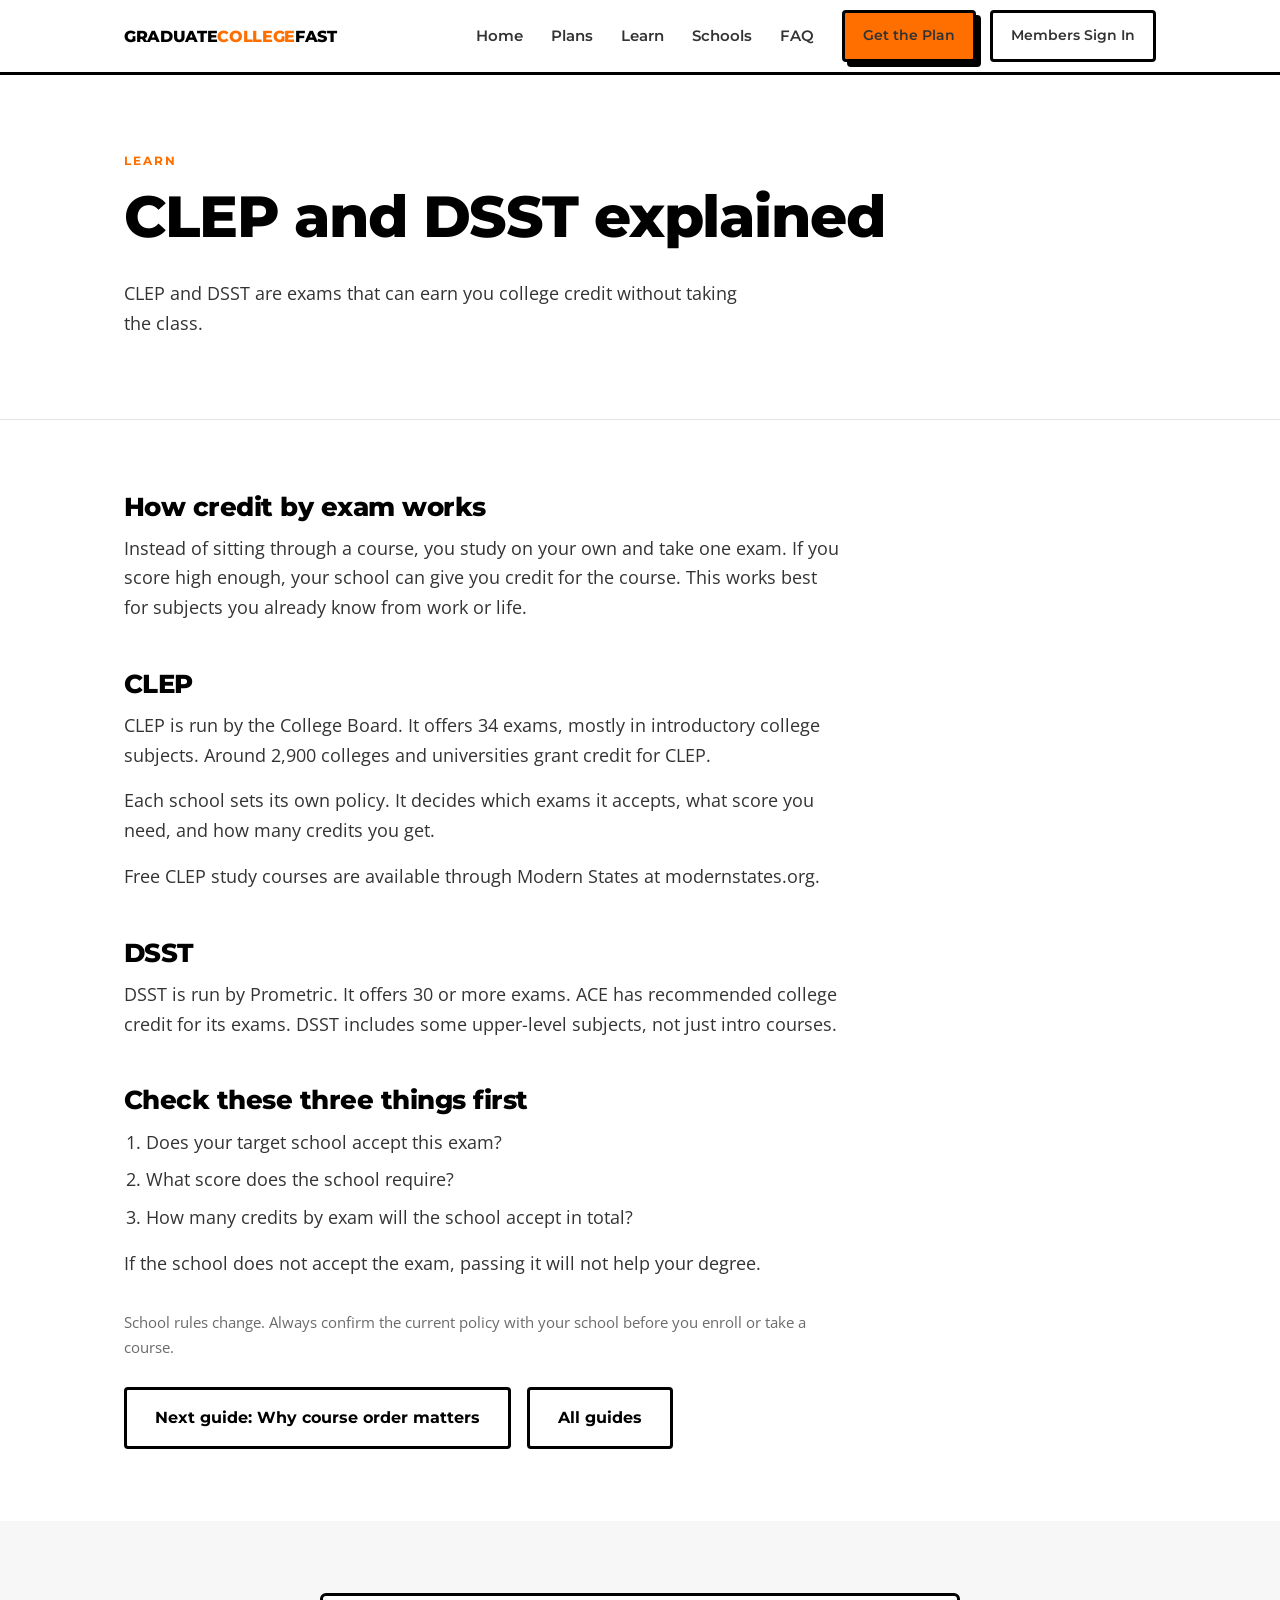
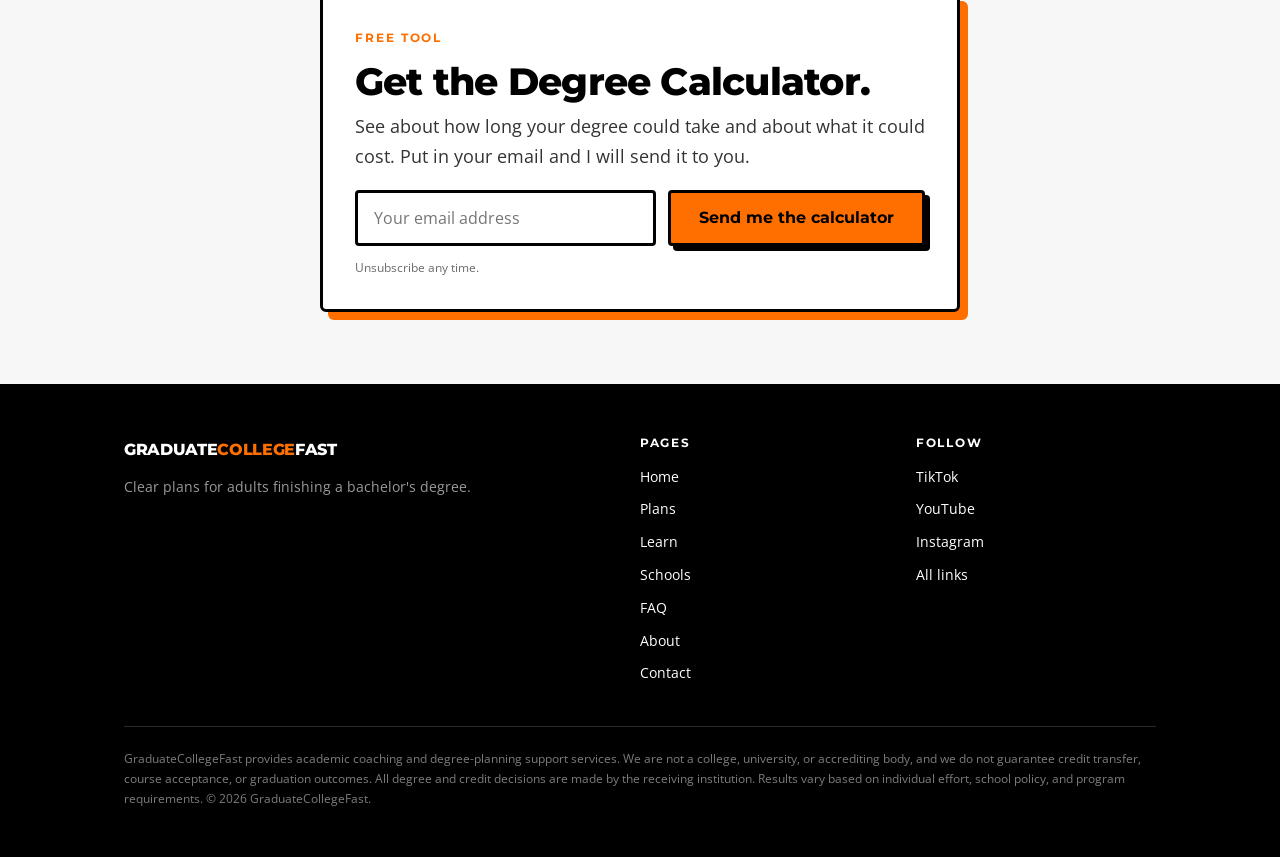
<file: learn-clep-dsst.html>
<!DOCTYPE html>
<html lang="en">
<head>
<meta charset="utf-8">
<meta name="viewport" content="width=device-width, initial-scale=1">
<title>CLEP and DSST explained | GraduateCollegeFast</title>
<meta name="description" content="What CLEP and DSST exams are, how they earn college credit, and what to check with your school first.">
<link rel="canonical" href="https://graduatecollegefast.com/learn-clep-dsst">
<link rel="preconnect" href="https://fonts.googleapis.com">
<link rel="preconnect" href="https://fonts.gstatic.com" crossorigin>
<link href="https://fonts.googleapis.com/css2?family=Montserrat:wght@600;700;800&family=Open+Sans:wght@400;600&display=swap" rel="stylesheet">
<link rel="stylesheet" href="styles.css">
</head>
<body>

<header class="site-header">
  <div class="wrap">
    <a class="logo" href="index.html">GRADUATE<span>COLLEGE</span>FAST</a>
    <button class="nav-toggle" aria-expanded="false" aria-label="Menu">Menu</button>
    <nav class="nav-links">
      <a href="index.html">Home</a>
      <a href="offers.html">Plans</a>
      <a href="learn.html">Learn</a>
      <a href="schools.html">Schools</a>
      <a href="faq.html">FAQ</a>
      <a class="btn btn--primary" data-link="degreePlan" href="#">Get the Plan</a>
      <a class="btn btn--ghost nav-signin" href="https://dashboard.graduatecollegefast.com">Members Sign In</a>
    </nav>
  </div>
</header>

<main>

<section class="hero">
  <div class="wrap">
    <p class="eyebrow"><a href="learn.html" style="color:inherit;text-decoration:none">Learn</a></p>
    <h1 style="max-width:16em">CLEP and DSST explained</h1>
    <p class="lead" style="max-width:34em">CLEP and DSST are exams that can earn you college credit without taking the class.</p>
  </div>
</section>

<section class="section">
  <div class="wrap">
    <article class="guide">
<h2>How credit by exam works</h2>
<p>Instead of sitting through a course, you study on your own and take one exam. If you score high enough, your school can give you credit for the course. This works best for subjects you already know from work or life.</p>
<h2>CLEP</h2>
<p>CLEP is run by the College Board. It offers 34 exams, mostly in introductory college subjects. Around 2,900 colleges and universities grant credit for CLEP.</p>
<p>Each school sets its own policy. It decides which exams it accepts, what score you need, and how many credits you get.</p>
<p>Free CLEP study courses are available through Modern States at modernstates.org.</p>
<h2>DSST</h2>
<p>DSST is run by Prometric. It offers 30 or more exams. ACE has recommended college credit for its exams. DSST includes some upper-level subjects, not just intro courses.</p>
<h2>Check these three things first</h2>
<ol>
<li>Does your target school accept this exam?</li>
<li>What score does the school require?</li>
<li>How many credits by exam will the school accept in total?</li>
</ol>
<p>If the school does not accept the exam, passing it will not help your degree.</p>
      <p class="muted" style="margin-top:32px">School rules change. Always confirm the current policy with your school before you enroll or take a course.</p>
    </article>
    <div class="btn-row">
      <a class="btn btn--ghost" href="learn-course-order.html">Next guide: Why course order matters</a>
      <a class="btn btn--ghost" href="learn.html">All guides</a>
    </div>
  </div>
</section>

<section class="section section--gray">
  <div class="wrap">
    <div class="optin">
      <p class="eyebrow">Free tool</p>
      <h2>Get the Degree Calculator.</h2>
      <p>See about how long your degree could take and about what it could cost. Put in your email and I will send it to you.</p>
      <form data-kit method="post" action="#" target="_blank">
        <label for="email-learn-clep-dsst" style="position:absolute;left:-9999px">Email address</label>
        <input id="email-learn-clep-dsst" type="email" name="email_address" placeholder="Your email address" required>
        <button class="btn btn--primary" type="submit">Send me the calculator</button>
      </form>
      <p class="optin-fine">Unsubscribe any time.</p>
    </div>
  </div>
</section>

</main>

<footer class="site-footer">
  <div class="wrap">
    <div class="footer-grid">
      <div>
        <a class="logo" href="index.html" style="color:#fff">GRADUATE<span>COLLEGE</span>FAST</a>
        <p style="margin-top:12px">Clear plans for adults finishing a bachelor's degree.</p>
      </div>
      <div>
        <h4>Pages</h4>
        <ul class="footer-list">
          <li><a href="index.html">Home</a></li>
          <li><a href="offers.html">Plans</a></li>
          <li><a href="learn.html">Learn</a></li>
          <li><a href="schools.html">Schools</a></li>
          <li><a href="faq.html">FAQ</a></li>
          <li><a href="about.html">About</a></li>
          <li><a href="contact.html">Contact</a></li>
        </ul>
      </div>
      <div>
        <h4>Follow</h4>
        <ul class="footer-list">
          <li><a data-link="tiktok" href="#">TikTok</a></li>
          <li><a data-link="youtube" href="#">YouTube</a></li>
          <li><a data-link="instagram" href="#">Instagram</a></li>
          <li><a data-link="beacons" href="#">All links</a></li>
        </ul>
      </div>
    </div>
    <p class="disclaimer">GraduateCollegeFast provides academic coaching and degree-planning support services. We are not a college, university, or accrediting body, and we do not guarantee credit transfer, course acceptance, or graduation outcomes. All degree and credit decisions are made by the receiving institution. Results vary based on individual effort, school policy, and program requirements. &copy; <span data-year></span> GraduateCollegeFast.</p>
  </div>
</footer>

<script src="config.js"></script>
</body>
</html>
</file>
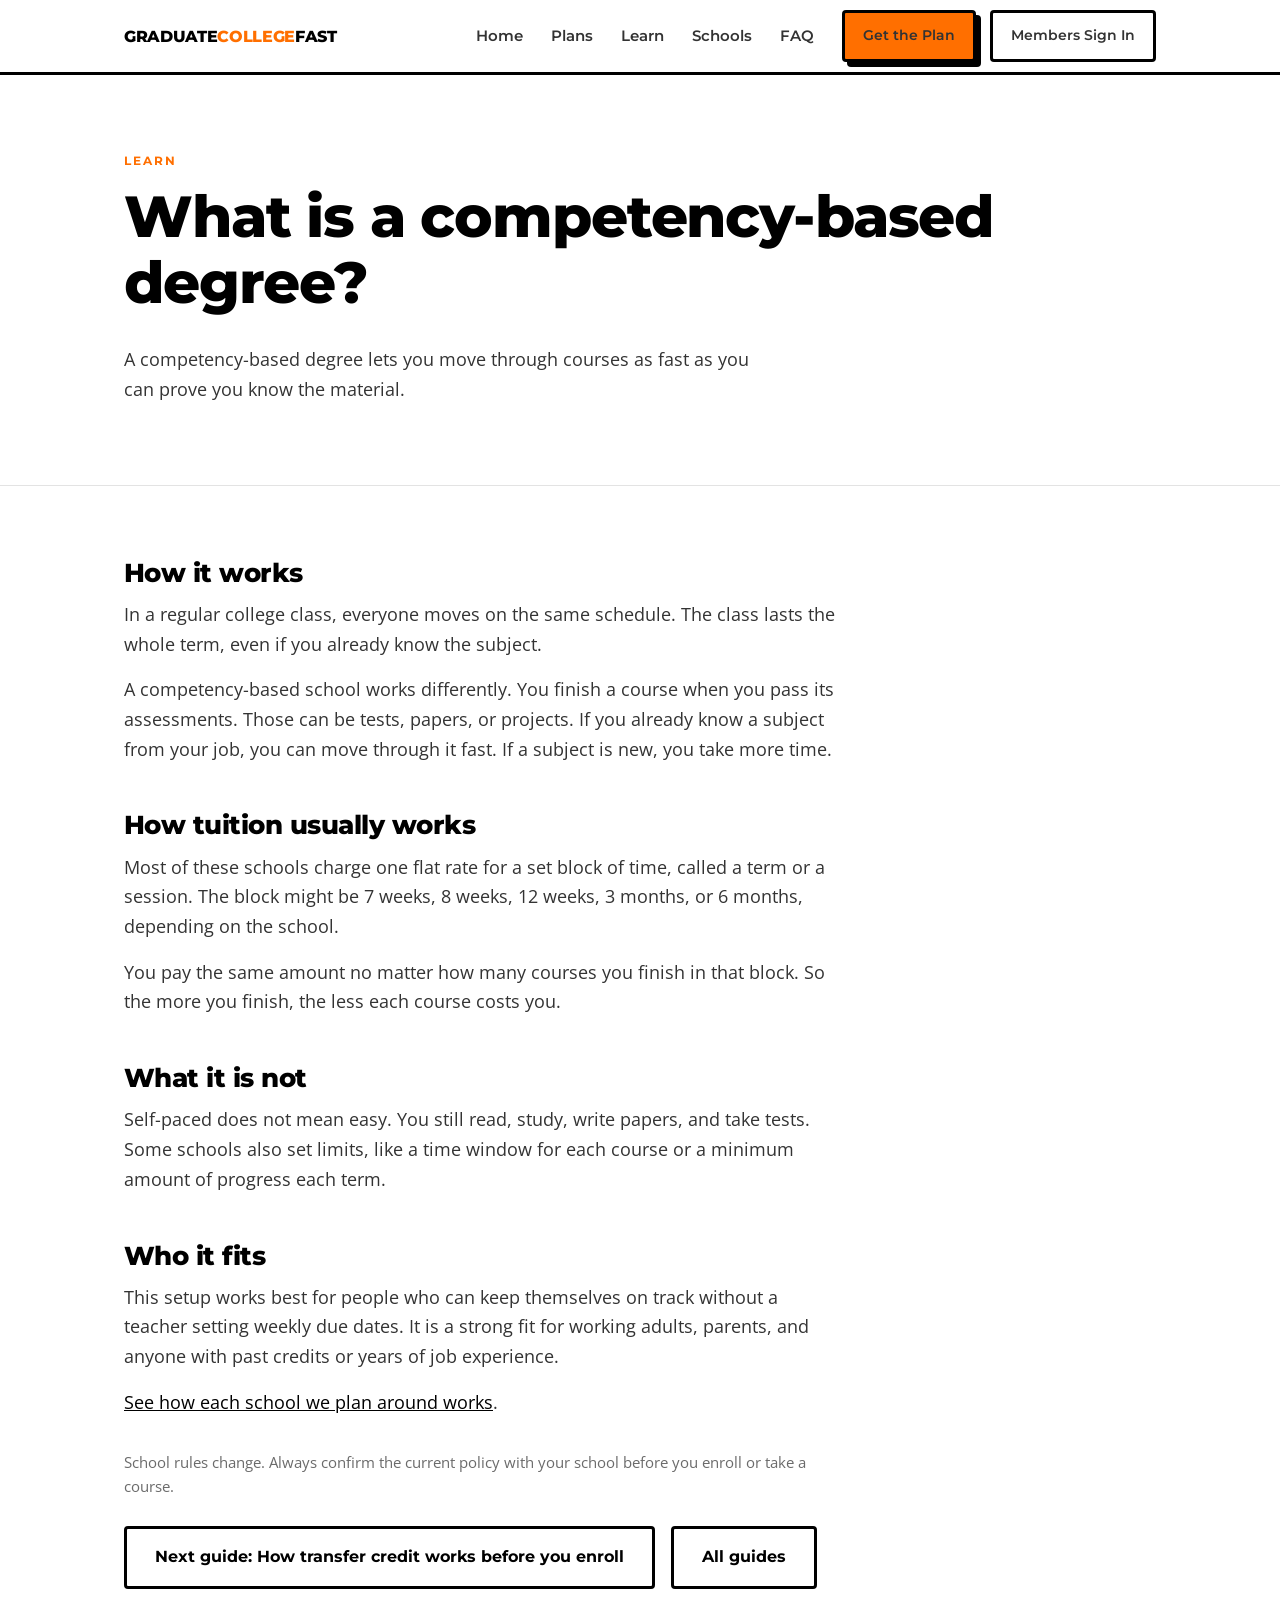
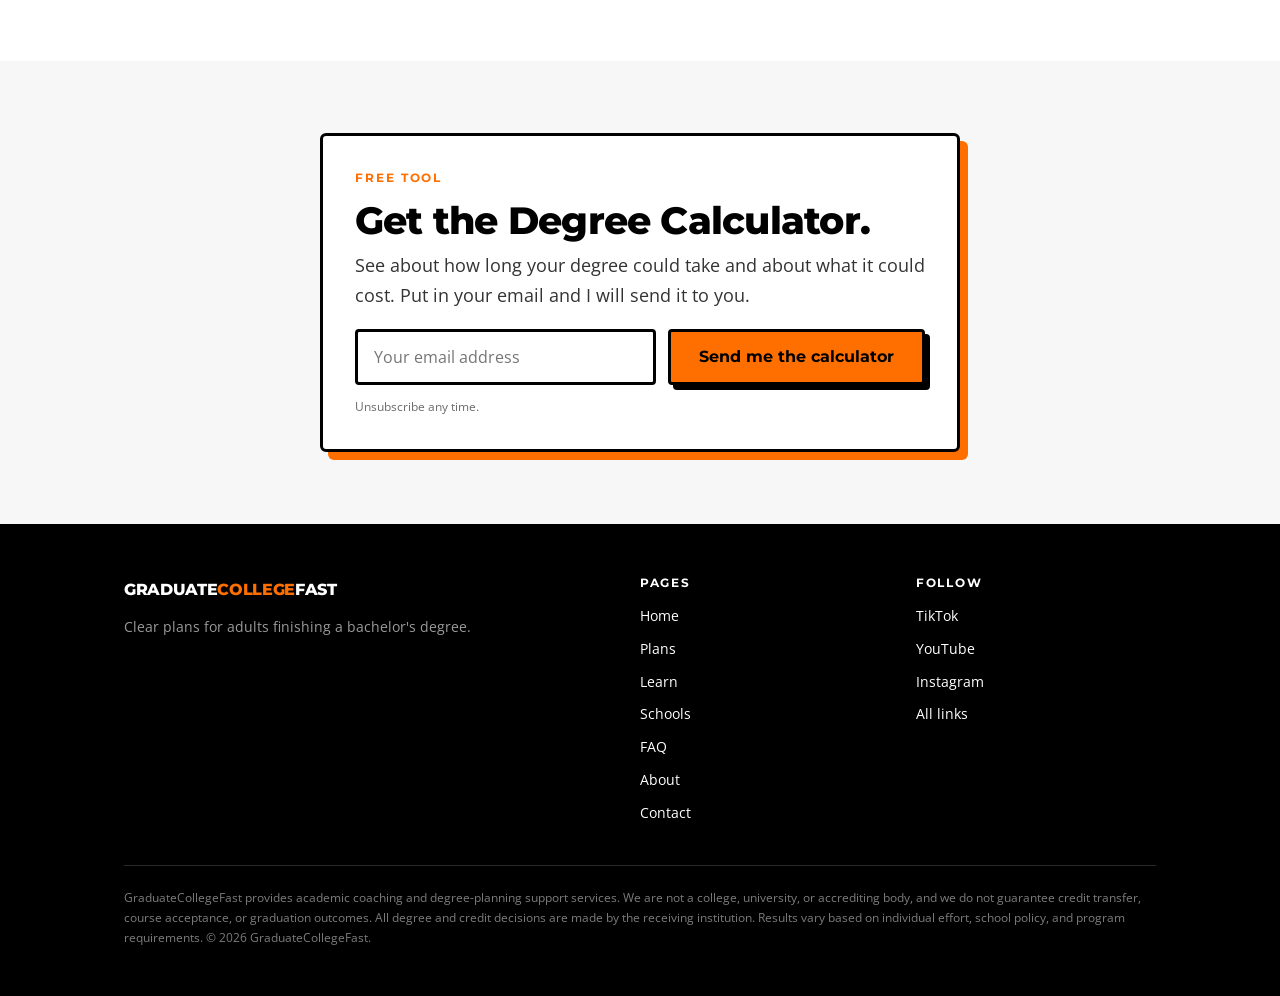
<file: learn-competency-based-degrees.html>
<!DOCTYPE html>
<html lang="en">
<head>
<meta charset="utf-8">
<meta name="viewport" content="width=device-width, initial-scale=1">
<title>What is a competency-based degree? | GraduateCollegeFast</title>
<meta name="description" content="A plain explanation of competency-based degrees: how they work, how tuition works, and who they fit best.">
<link rel="canonical" href="https://graduatecollegefast.com/learn-competency-based-degrees">
<link rel="preconnect" href="https://fonts.googleapis.com">
<link rel="preconnect" href="https://fonts.gstatic.com" crossorigin>
<link href="https://fonts.googleapis.com/css2?family=Montserrat:wght@600;700;800&family=Open+Sans:wght@400;600&display=swap" rel="stylesheet">
<link rel="stylesheet" href="styles.css">
</head>
<body>

<header class="site-header">
  <div class="wrap">
    <a class="logo" href="index.html">GRADUATE<span>COLLEGE</span>FAST</a>
    <button class="nav-toggle" aria-expanded="false" aria-label="Menu">Menu</button>
    <nav class="nav-links">
      <a href="index.html">Home</a>
      <a href="offers.html">Plans</a>
      <a href="learn.html">Learn</a>
      <a href="schools.html">Schools</a>
      <a href="faq.html">FAQ</a>
      <a class="btn btn--primary" data-link="degreePlan" href="#">Get the Plan</a>
      <a class="btn btn--ghost nav-signin" href="https://dashboard.graduatecollegefast.com">Members Sign In</a>
    </nav>
  </div>
</header>

<main>

<section class="hero">
  <div class="wrap">
    <p class="eyebrow"><a href="learn.html" style="color:inherit;text-decoration:none">Learn</a></p>
    <h1 style="max-width:16em">What is a competency-based degree?</h1>
    <p class="lead" style="max-width:34em">A competency-based degree lets you move through courses as fast as you can prove you know the material.</p>
  </div>
</section>

<section class="section">
  <div class="wrap">
    <article class="guide">
<h2>How it works</h2>
<p>In a regular college class, everyone moves on the same schedule. The class lasts the whole term, even if you already know the subject.</p>
<p>A competency-based school works differently. You finish a course when you pass its assessments. Those can be tests, papers, or projects. If you already know a subject from your job, you can move through it fast. If a subject is new, you take more time.</p>
<h2>How tuition usually works</h2>
<p>Most of these schools charge one flat rate for a set block of time, called a term or a session. The block might be 7 weeks, 8 weeks, 12 weeks, 3 months, or 6 months, depending on the school.</p>
<p>You pay the same amount no matter how many courses you finish in that block. So the more you finish, the less each course costs you.</p>
<h2>What it is not</h2>
<p>Self-paced does not mean easy. You still read, study, write papers, and take tests. Some schools also set limits, like a time window for each course or a minimum amount of progress each term.</p>
<h2>Who it fits</h2>
<p>This setup works best for people who can keep themselves on track without a teacher setting weekly due dates. It is a strong fit for working adults, parents, and anyone with past credits or years of job experience.</p>
<p><a href="schools.html">See how each school we plan around works</a>.</p>
      <p class="muted" style="margin-top:32px">School rules change. Always confirm the current policy with your school before you enroll or take a course.</p>
    </article>
    <div class="btn-row">
      <a class="btn btn--ghost" href="learn-transfer-credit.html">Next guide: How transfer credit works before you enroll</a>
      <a class="btn btn--ghost" href="learn.html">All guides</a>
    </div>
  </div>
</section>

<section class="section section--gray">
  <div class="wrap">
    <div class="optin">
      <p class="eyebrow">Free tool</p>
      <h2>Get the Degree Calculator.</h2>
      <p>See about how long your degree could take and about what it could cost. Put in your email and I will send it to you.</p>
      <form data-kit method="post" action="#" target="_blank">
        <label for="email-learn-competency-based-degrees" style="position:absolute;left:-9999px">Email address</label>
        <input id="email-learn-competency-based-degrees" type="email" name="email_address" placeholder="Your email address" required>
        <button class="btn btn--primary" type="submit">Send me the calculator</button>
      </form>
      <p class="optin-fine">Unsubscribe any time.</p>
    </div>
  </div>
</section>

</main>

<footer class="site-footer">
  <div class="wrap">
    <div class="footer-grid">
      <div>
        <a class="logo" href="index.html" style="color:#fff">GRADUATE<span>COLLEGE</span>FAST</a>
        <p style="margin-top:12px">Clear plans for adults finishing a bachelor's degree.</p>
      </div>
      <div>
        <h4>Pages</h4>
        <ul class="footer-list">
          <li><a href="index.html">Home</a></li>
          <li><a href="offers.html">Plans</a></li>
          <li><a href="learn.html">Learn</a></li>
          <li><a href="schools.html">Schools</a></li>
          <li><a href="faq.html">FAQ</a></li>
          <li><a href="about.html">About</a></li>
          <li><a href="contact.html">Contact</a></li>
        </ul>
      </div>
      <div>
        <h4>Follow</h4>
        <ul class="footer-list">
          <li><a data-link="tiktok" href="#">TikTok</a></li>
          <li><a data-link="youtube" href="#">YouTube</a></li>
          <li><a data-link="instagram" href="#">Instagram</a></li>
          <li><a data-link="beacons" href="#">All links</a></li>
        </ul>
      </div>
    </div>
    <p class="disclaimer">GraduateCollegeFast provides academic coaching and degree-planning support services. We are not a college, university, or accrediting body, and we do not guarantee credit transfer, course acceptance, or graduation outcomes. All degree and credit decisions are made by the receiving institution. Results vary based on individual effort, school policy, and program requirements. &copy; <span data-year></span> GraduateCollegeFast.</p>
  </div>
</footer>

<script src="config.js"></script>
</body>
</html>
</file>
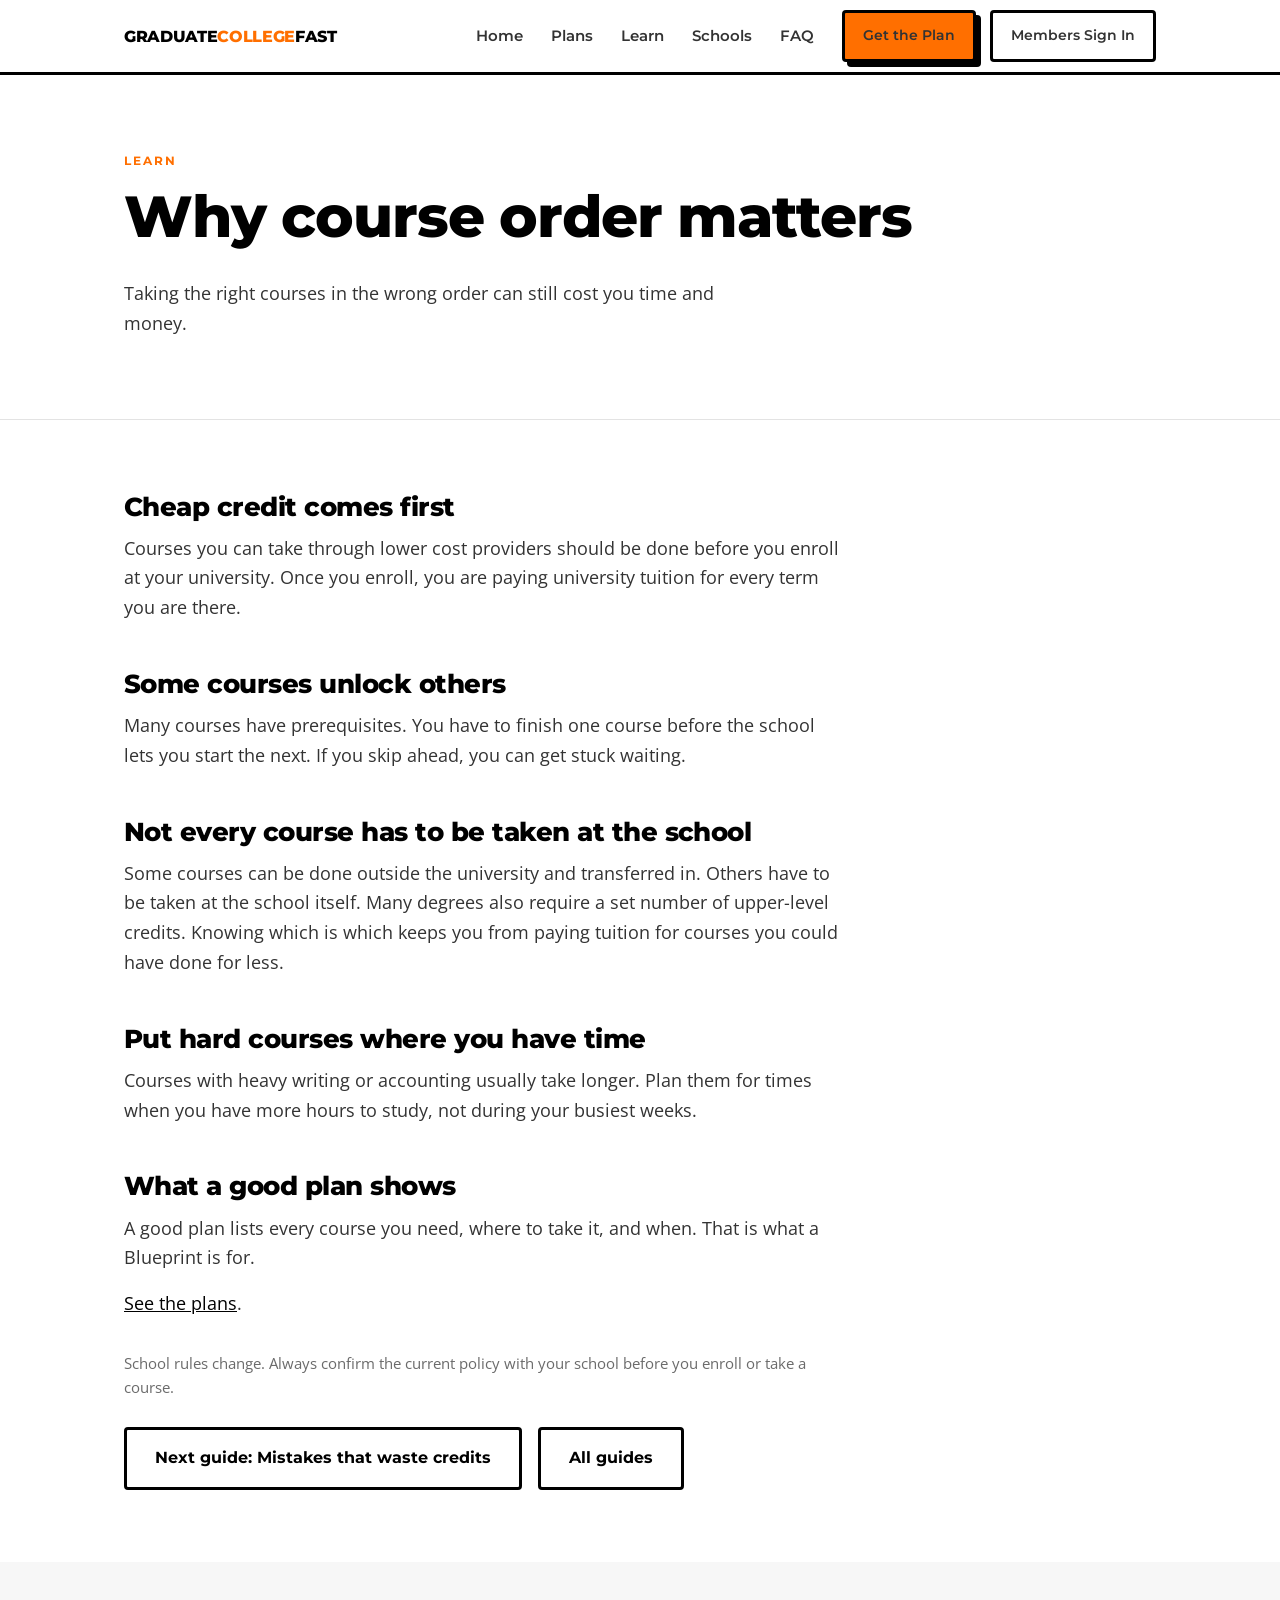
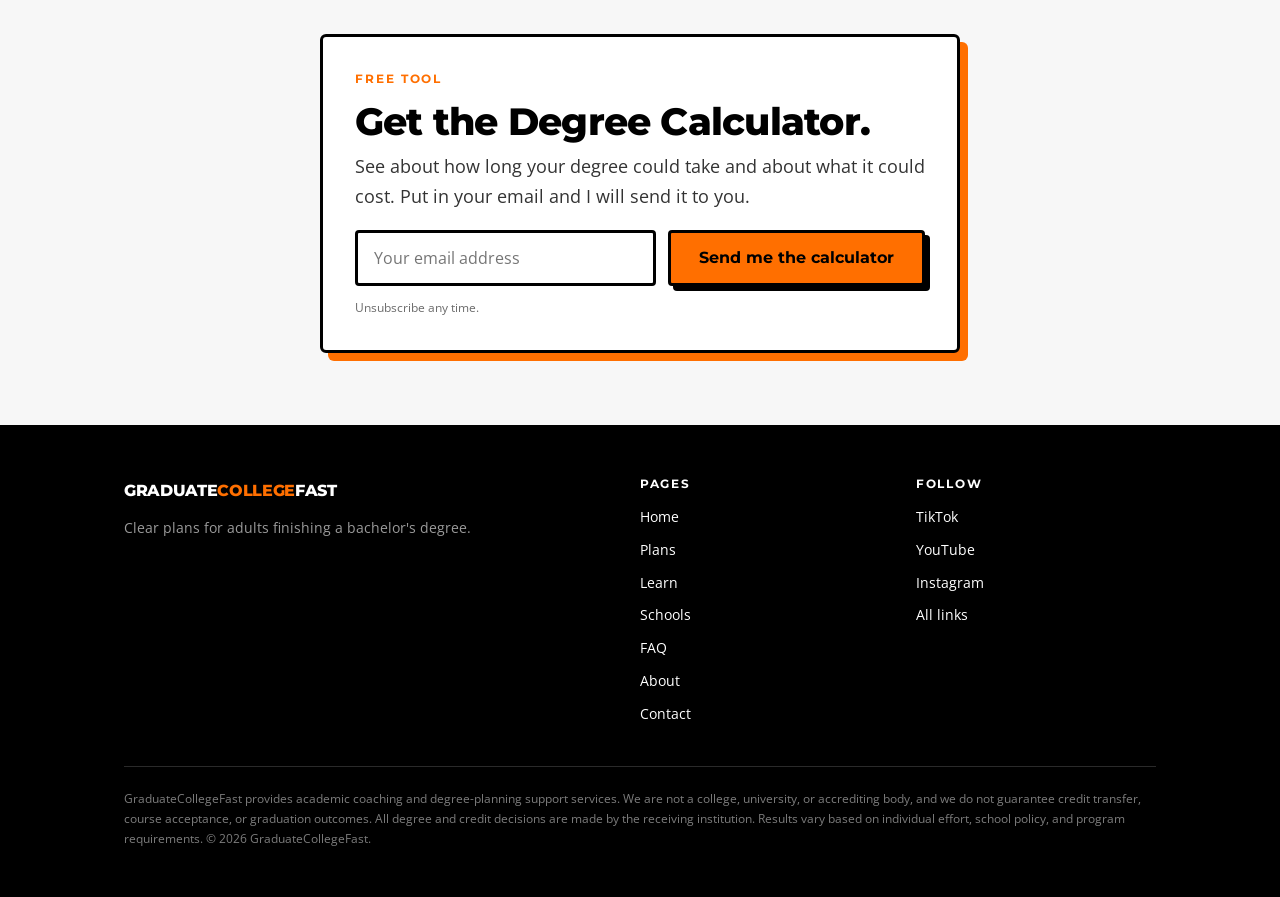
<file: learn-course-order.html>
<!DOCTYPE html>
<html lang="en">
<head>
<meta charset="utf-8">
<meta name="viewport" content="width=device-width, initial-scale=1">
<title>Why course order matters | GraduateCollegeFast</title>
<meta name="description" content="Why the order you take courses in changes how fast and how cheaply you finish a bachelor's degree.">
<link rel="canonical" href="https://graduatecollegefast.com/learn-course-order">
<link rel="preconnect" href="https://fonts.googleapis.com">
<link rel="preconnect" href="https://fonts.gstatic.com" crossorigin>
<link href="https://fonts.googleapis.com/css2?family=Montserrat:wght@600;700;800&family=Open+Sans:wght@400;600&display=swap" rel="stylesheet">
<link rel="stylesheet" href="styles.css">
</head>
<body>

<header class="site-header">
  <div class="wrap">
    <a class="logo" href="index.html">GRADUATE<span>COLLEGE</span>FAST</a>
    <button class="nav-toggle" aria-expanded="false" aria-label="Menu">Menu</button>
    <nav class="nav-links">
      <a href="index.html">Home</a>
      <a href="offers.html">Plans</a>
      <a href="learn.html">Learn</a>
      <a href="schools.html">Schools</a>
      <a href="faq.html">FAQ</a>
      <a class="btn btn--primary" data-link="degreePlan" href="#">Get the Plan</a>
      <a class="btn btn--ghost nav-signin" href="https://dashboard.graduatecollegefast.com">Members Sign In</a>
    </nav>
  </div>
</header>

<main>

<section class="hero">
  <div class="wrap">
    <p class="eyebrow"><a href="learn.html" style="color:inherit;text-decoration:none">Learn</a></p>
    <h1 style="max-width:16em">Why course order matters</h1>
    <p class="lead" style="max-width:34em">Taking the right courses in the wrong order can still cost you time and money.</p>
  </div>
</section>

<section class="section">
  <div class="wrap">
    <article class="guide">
<h2>Cheap credit comes first</h2>
<p>Courses you can take through lower cost providers should be done before you enroll at your university. Once you enroll, you are paying university tuition for every term you are there.</p>
<h2>Some courses unlock others</h2>
<p>Many courses have prerequisites. You have to finish one course before the school lets you start the next. If you skip ahead, you can get stuck waiting.</p>
<h2>Not every course has to be taken at the school</h2>
<p>Some courses can be done outside the university and transferred in. Others have to be taken at the school itself. Many degrees also require a set number of upper-level credits. Knowing which is which keeps you from paying tuition for courses you could have done for less.</p>
<h2>Put hard courses where you have time</h2>
<p>Courses with heavy writing or accounting usually take longer. Plan them for times when you have more hours to study, not during your busiest weeks.</p>
<h2>What a good plan shows</h2>
<p>A good plan lists every course you need, where to take it, and when. That is what a Blueprint is for.</p>
<p><a href="offers.html">See the plans</a>.</p>
      <p class="muted" style="margin-top:32px">School rules change. Always confirm the current policy with your school before you enroll or take a course.</p>
    </article>
    <div class="btn-row">
      <a class="btn btn--ghost" href="learn-credit-mistakes.html">Next guide: Mistakes that waste credits</a>
      <a class="btn btn--ghost" href="learn.html">All guides</a>
    </div>
  </div>
</section>

<section class="section section--gray">
  <div class="wrap">
    <div class="optin">
      <p class="eyebrow">Free tool</p>
      <h2>Get the Degree Calculator.</h2>
      <p>See about how long your degree could take and about what it could cost. Put in your email and I will send it to you.</p>
      <form data-kit method="post" action="#" target="_blank">
        <label for="email-learn-course-order" style="position:absolute;left:-9999px">Email address</label>
        <input id="email-learn-course-order" type="email" name="email_address" placeholder="Your email address" required>
        <button class="btn btn--primary" type="submit">Send me the calculator</button>
      </form>
      <p class="optin-fine">Unsubscribe any time.</p>
    </div>
  </div>
</section>

</main>

<footer class="site-footer">
  <div class="wrap">
    <div class="footer-grid">
      <div>
        <a class="logo" href="index.html" style="color:#fff">GRADUATE<span>COLLEGE</span>FAST</a>
        <p style="margin-top:12px">Clear plans for adults finishing a bachelor's degree.</p>
      </div>
      <div>
        <h4>Pages</h4>
        <ul class="footer-list">
          <li><a href="index.html">Home</a></li>
          <li><a href="offers.html">Plans</a></li>
          <li><a href="learn.html">Learn</a></li>
          <li><a href="schools.html">Schools</a></li>
          <li><a href="faq.html">FAQ</a></li>
          <li><a href="about.html">About</a></li>
          <li><a href="contact.html">Contact</a></li>
        </ul>
      </div>
      <div>
        <h4>Follow</h4>
        <ul class="footer-list">
          <li><a data-link="tiktok" href="#">TikTok</a></li>
          <li><a data-link="youtube" href="#">YouTube</a></li>
          <li><a data-link="instagram" href="#">Instagram</a></li>
          <li><a data-link="beacons" href="#">All links</a></li>
        </ul>
      </div>
    </div>
    <p class="disclaimer">GraduateCollegeFast provides academic coaching and degree-planning support services. We are not a college, university, or accrediting body, and we do not guarantee credit transfer, course acceptance, or graduation outcomes. All degree and credit decisions are made by the receiving institution. Results vary based on individual effort, school policy, and program requirements. &copy; <span data-year></span> GraduateCollegeFast.</p>
  </div>
</footer>

<script src="config.js"></script>
</body>
</html>
</file>
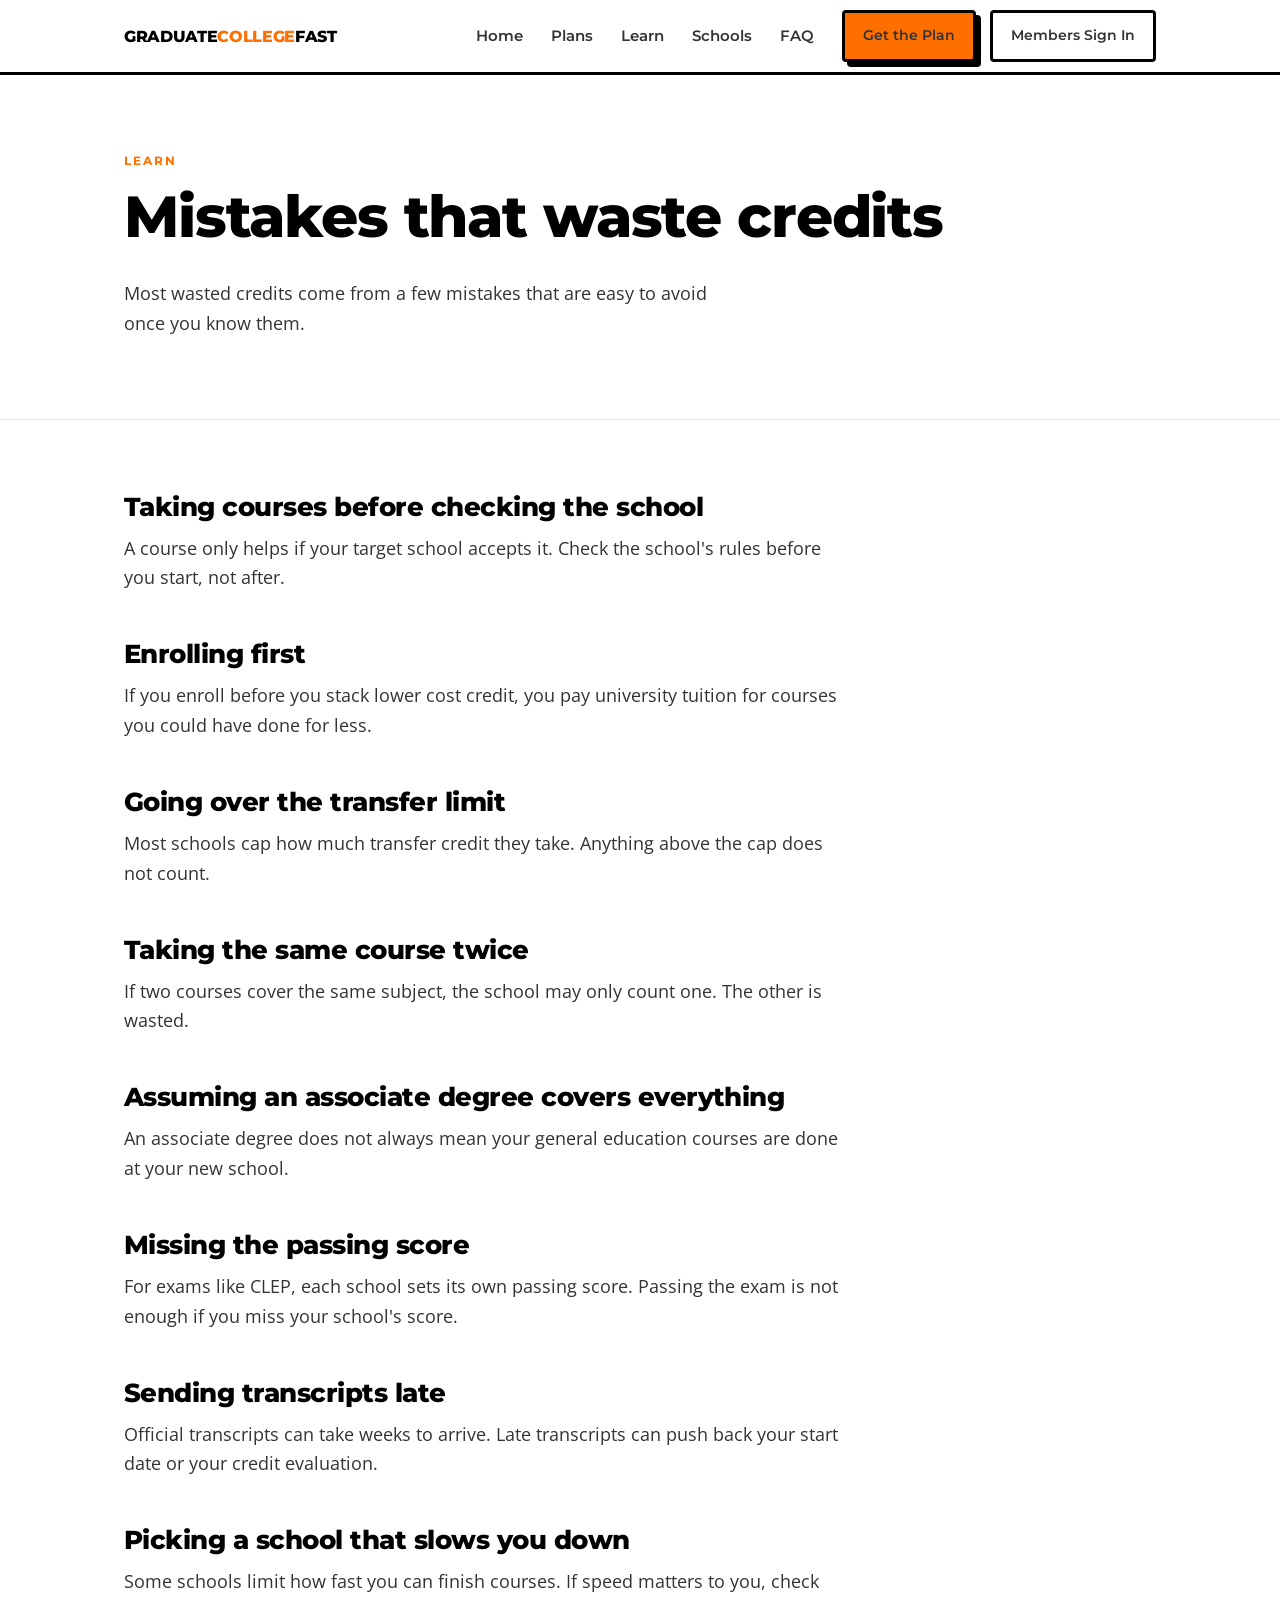
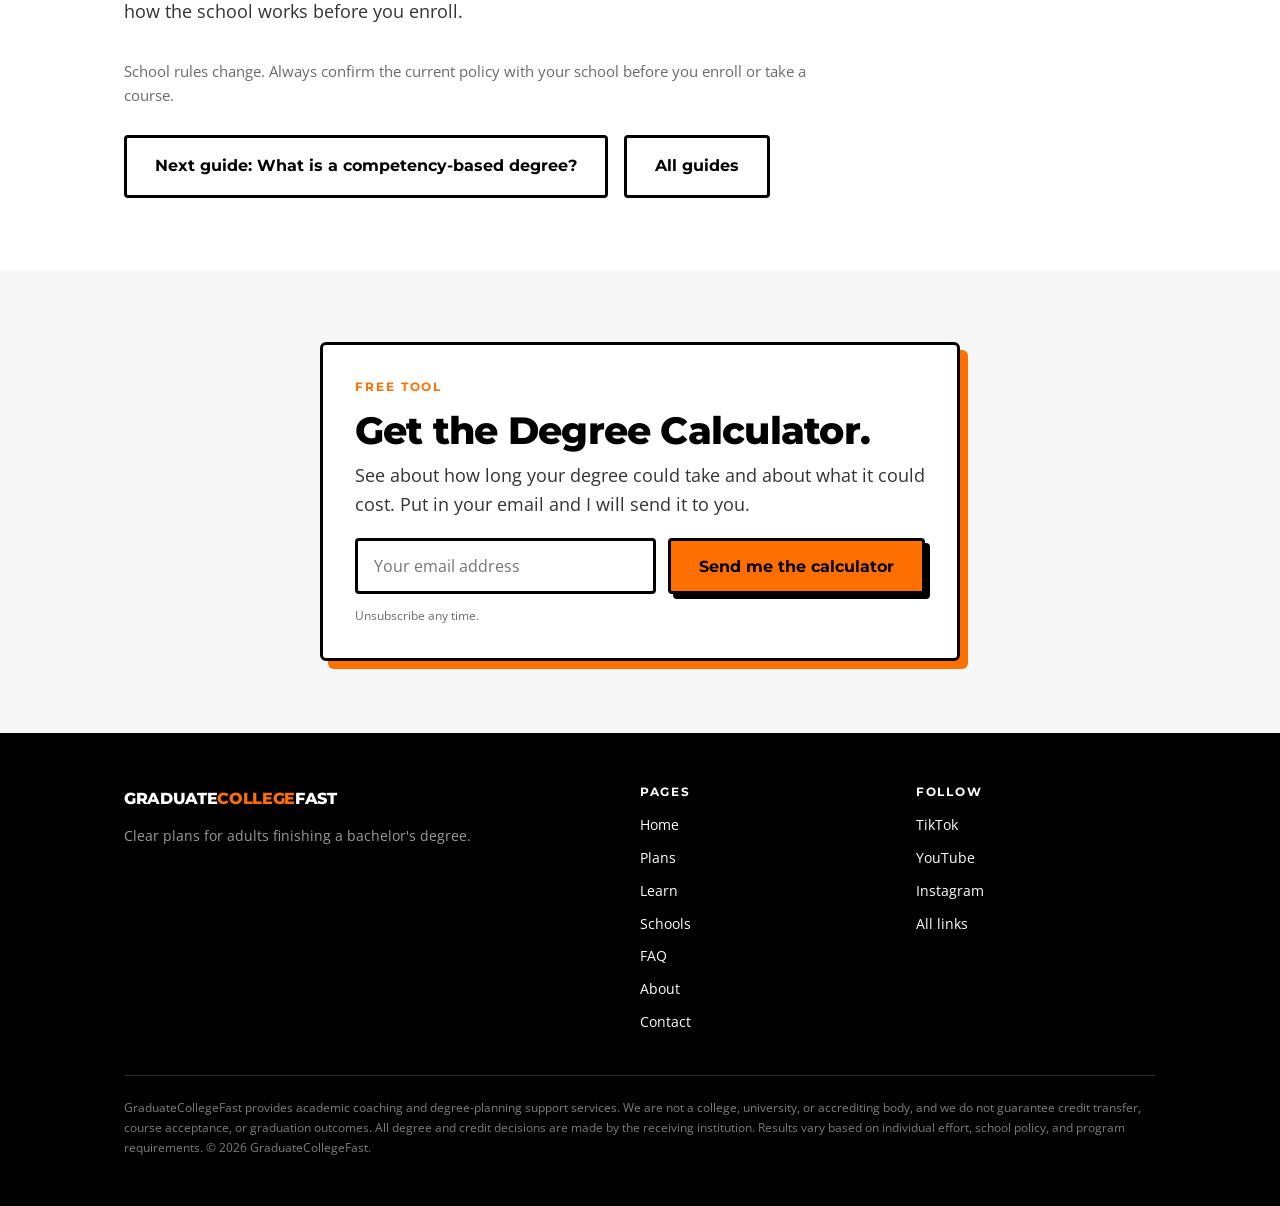
<file: learn-credit-mistakes.html>
<!DOCTYPE html>
<html lang="en">
<head>
<meta charset="utf-8">
<meta name="viewport" content="width=device-width, initial-scale=1">
<title>Mistakes that waste credits | GraduateCollegeFast</title>
<meta name="description" content="The most common mistakes that waste college credits, time, and money, and how to avoid them.">
<link rel="canonical" href="https://graduatecollegefast.com/learn-credit-mistakes">
<link rel="preconnect" href="https://fonts.googleapis.com">
<link rel="preconnect" href="https://fonts.gstatic.com" crossorigin>
<link href="https://fonts.googleapis.com/css2?family=Montserrat:wght@600;700;800&family=Open+Sans:wght@400;600&display=swap" rel="stylesheet">
<link rel="stylesheet" href="styles.css">
</head>
<body>

<header class="site-header">
  <div class="wrap">
    <a class="logo" href="index.html">GRADUATE<span>COLLEGE</span>FAST</a>
    <button class="nav-toggle" aria-expanded="false" aria-label="Menu">Menu</button>
    <nav class="nav-links">
      <a href="index.html">Home</a>
      <a href="offers.html">Plans</a>
      <a href="learn.html">Learn</a>
      <a href="schools.html">Schools</a>
      <a href="faq.html">FAQ</a>
      <a class="btn btn--primary" data-link="degreePlan" href="#">Get the Plan</a>
      <a class="btn btn--ghost nav-signin" href="https://dashboard.graduatecollegefast.com">Members Sign In</a>
    </nav>
  </div>
</header>

<main>

<section class="hero">
  <div class="wrap">
    <p class="eyebrow"><a href="learn.html" style="color:inherit;text-decoration:none">Learn</a></p>
    <h1 style="max-width:16em">Mistakes that waste credits</h1>
    <p class="lead" style="max-width:34em">Most wasted credits come from a few mistakes that are easy to avoid once you know them.</p>
  </div>
</section>

<section class="section">
  <div class="wrap">
    <article class="guide">
<h2>Taking courses before checking the school</h2>
<p>A course only helps if your target school accepts it. Check the school's rules before you start, not after.</p>
<h2>Enrolling first</h2>
<p>If you enroll before you stack lower cost credit, you pay university tuition for courses you could have done for less.</p>
<h2>Going over the transfer limit</h2>
<p>Most schools cap how much transfer credit they take. Anything above the cap does not count.</p>
<h2>Taking the same course twice</h2>
<p>If two courses cover the same subject, the school may only count one. The other is wasted.</p>
<h2>Assuming an associate degree covers everything</h2>
<p>An associate degree does not always mean your general education courses are done at your new school.</p>
<h2>Missing the passing score</h2>
<p>For exams like CLEP, each school sets its own passing score. Passing the exam is not enough if you miss your school's score.</p>
<h2>Sending transcripts late</h2>
<p>Official transcripts can take weeks to arrive. Late transcripts can push back your start date or your credit evaluation.</p>
<h2>Picking a school that slows you down</h2>
<p>Some schools limit how fast you can finish courses. If speed matters to you, check how the school works before you enroll.</p>
      <p class="muted" style="margin-top:32px">School rules change. Always confirm the current policy with your school before you enroll or take a course.</p>
    </article>
    <div class="btn-row">
      <a class="btn btn--ghost" href="learn-competency-based-degrees.html">Next guide: What is a competency-based degree?</a>
      <a class="btn btn--ghost" href="learn.html">All guides</a>
    </div>
  </div>
</section>

<section class="section section--gray">
  <div class="wrap">
    <div class="optin">
      <p class="eyebrow">Free tool</p>
      <h2>Get the Degree Calculator.</h2>
      <p>See about how long your degree could take and about what it could cost. Put in your email and I will send it to you.</p>
      <form data-kit method="post" action="#" target="_blank">
        <label for="email-learn-credit-mistakes" style="position:absolute;left:-9999px">Email address</label>
        <input id="email-learn-credit-mistakes" type="email" name="email_address" placeholder="Your email address" required>
        <button class="btn btn--primary" type="submit">Send me the calculator</button>
      </form>
      <p class="optin-fine">Unsubscribe any time.</p>
    </div>
  </div>
</section>

</main>

<footer class="site-footer">
  <div class="wrap">
    <div class="footer-grid">
      <div>
        <a class="logo" href="index.html" style="color:#fff">GRADUATE<span>COLLEGE</span>FAST</a>
        <p style="margin-top:12px">Clear plans for adults finishing a bachelor's degree.</p>
      </div>
      <div>
        <h4>Pages</h4>
        <ul class="footer-list">
          <li><a href="index.html">Home</a></li>
          <li><a href="offers.html">Plans</a></li>
          <li><a href="learn.html">Learn</a></li>
          <li><a href="schools.html">Schools</a></li>
          <li><a href="faq.html">FAQ</a></li>
          <li><a href="about.html">About</a></li>
          <li><a href="contact.html">Contact</a></li>
        </ul>
      </div>
      <div>
        <h4>Follow</h4>
        <ul class="footer-list">
          <li><a data-link="tiktok" href="#">TikTok</a></li>
          <li><a data-link="youtube" href="#">YouTube</a></li>
          <li><a data-link="instagram" href="#">Instagram</a></li>
          <li><a data-link="beacons" href="#">All links</a></li>
        </ul>
      </div>
    </div>
    <p class="disclaimer">GraduateCollegeFast provides academic coaching and degree-planning support services. We are not a college, university, or accrediting body, and we do not guarantee credit transfer, course acceptance, or graduation outcomes. All degree and credit decisions are made by the receiving institution. Results vary based on individual effort, school policy, and program requirements. &copy; <span data-year></span> GraduateCollegeFast.</p>
  </div>
</footer>

<script src="config.js"></script>
</body>
</html>
</file>
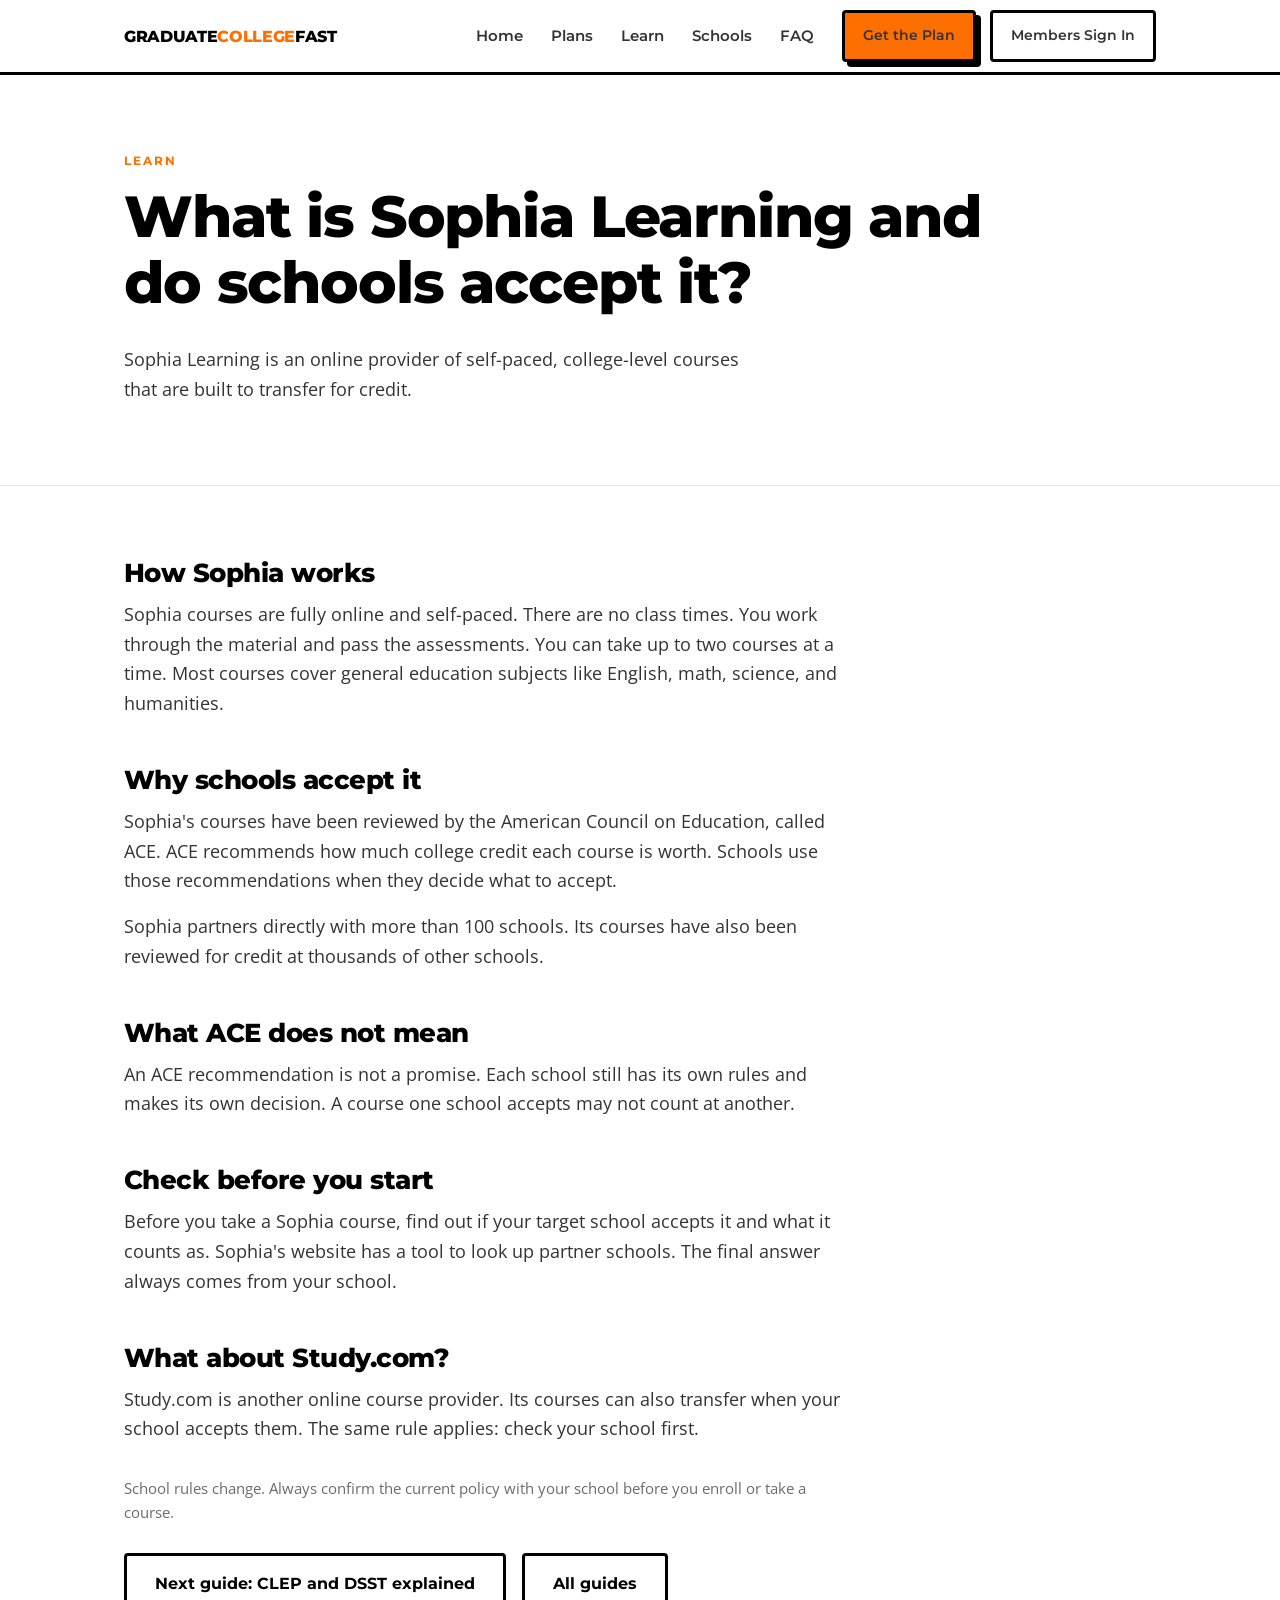
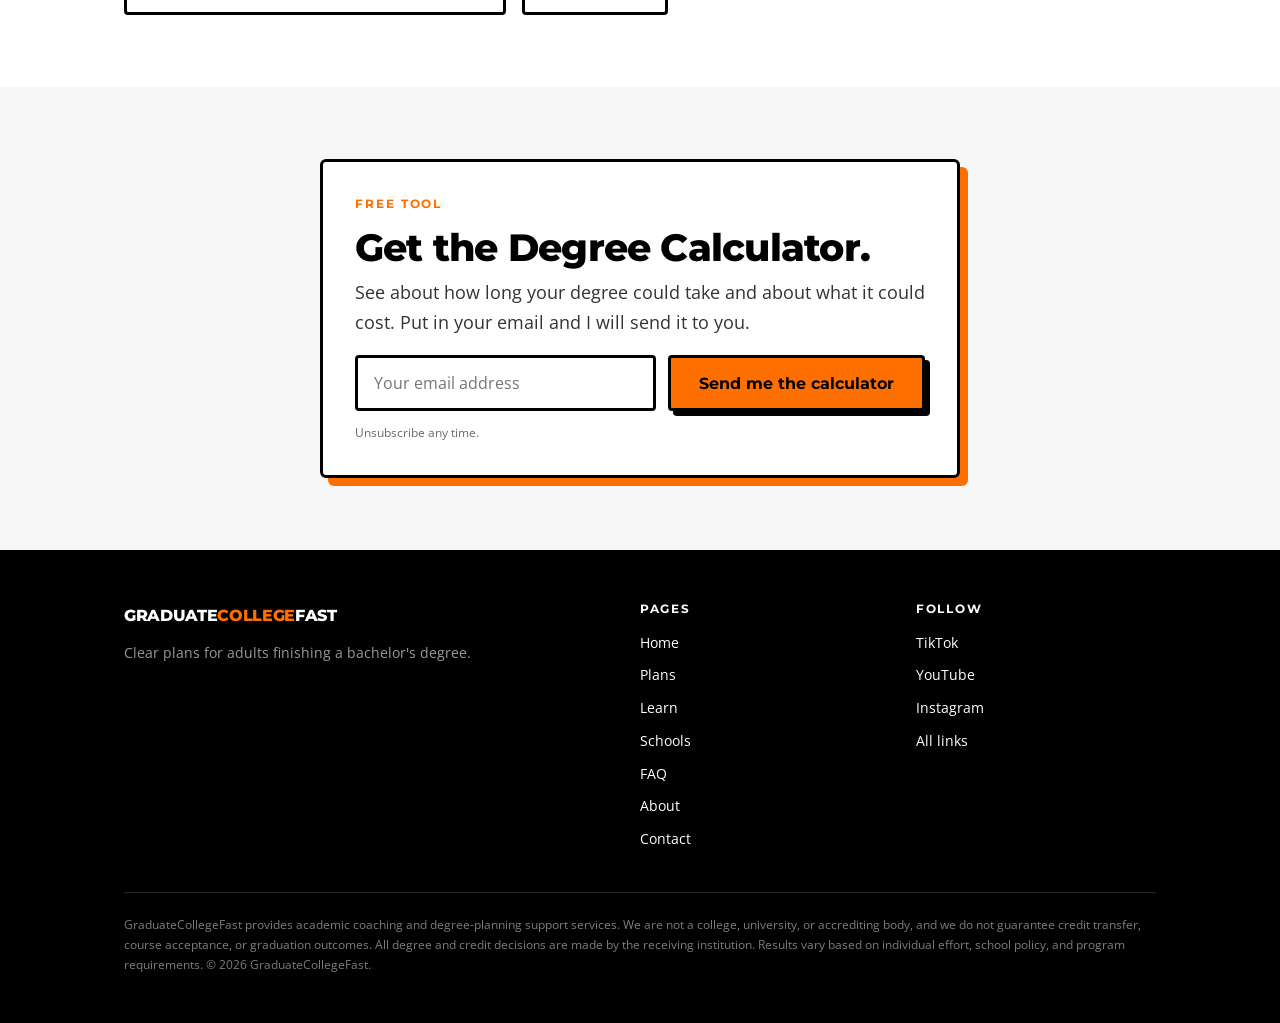
<file: learn-sophia-learning.html>
<!DOCTYPE html>
<html lang="en">
<head>
<meta charset="utf-8">
<meta name="viewport" content="width=device-width, initial-scale=1">
<title>What is Sophia Learning and do schools accept it? | GraduateCollegeFast</title>
<meta name="description" content="What Sophia Learning is, how ACE-recommended credit works, and how to check if your school accepts it.">
<link rel="canonical" href="https://graduatecollegefast.com/learn-sophia-learning">
<link rel="preconnect" href="https://fonts.googleapis.com">
<link rel="preconnect" href="https://fonts.gstatic.com" crossorigin>
<link href="https://fonts.googleapis.com/css2?family=Montserrat:wght@600;700;800&family=Open+Sans:wght@400;600&display=swap" rel="stylesheet">
<link rel="stylesheet" href="styles.css">
</head>
<body>

<header class="site-header">
  <div class="wrap">
    <a class="logo" href="index.html">GRADUATE<span>COLLEGE</span>FAST</a>
    <button class="nav-toggle" aria-expanded="false" aria-label="Menu">Menu</button>
    <nav class="nav-links">
      <a href="index.html">Home</a>
      <a href="offers.html">Plans</a>
      <a href="learn.html">Learn</a>
      <a href="schools.html">Schools</a>
      <a href="faq.html">FAQ</a>
      <a class="btn btn--primary" data-link="degreePlan" href="#">Get the Plan</a>
      <a class="btn btn--ghost nav-signin" href="https://dashboard.graduatecollegefast.com">Members Sign In</a>
    </nav>
  </div>
</header>

<main>

<section class="hero">
  <div class="wrap">
    <p class="eyebrow"><a href="learn.html" style="color:inherit;text-decoration:none">Learn</a></p>
    <h1 style="max-width:16em">What is Sophia Learning and do schools accept it?</h1>
    <p class="lead" style="max-width:34em">Sophia Learning is an online provider of self-paced, college-level courses that are built to transfer for credit.</p>
  </div>
</section>

<section class="section">
  <div class="wrap">
    <article class="guide">
<h2>How Sophia works</h2>
<p>Sophia courses are fully online and self-paced. There are no class times. You work through the material and pass the assessments. You can take up to two courses at a time. Most courses cover general education subjects like English, math, science, and humanities.</p>
<h2>Why schools accept it</h2>
<p>Sophia's courses have been reviewed by the American Council on Education, called ACE. ACE recommends how much college credit each course is worth. Schools use those recommendations when they decide what to accept.</p>
<p>Sophia partners directly with more than 100 schools. Its courses have also been reviewed for credit at thousands of other schools.</p>
<h2>What ACE does not mean</h2>
<p>An ACE recommendation is not a promise. Each school still has its own rules and makes its own decision. A course one school accepts may not count at another.</p>
<h2>Check before you start</h2>
<p>Before you take a Sophia course, find out if your target school accepts it and what it counts as. Sophia's website has a tool to look up partner schools. The final answer always comes from your school.</p>
<h2>What about Study.com?</h2>
<p>Study.com is another online course provider. Its courses can also transfer when your school accepts them. The same rule applies: check your school first.</p>
      <p class="muted" style="margin-top:32px">School rules change. Always confirm the current policy with your school before you enroll or take a course.</p>
    </article>
    <div class="btn-row">
      <a class="btn btn--ghost" href="learn-clep-dsst.html">Next guide: CLEP and DSST explained</a>
      <a class="btn btn--ghost" href="learn.html">All guides</a>
    </div>
  </div>
</section>

<section class="section section--gray">
  <div class="wrap">
    <div class="optin">
      <p class="eyebrow">Free tool</p>
      <h2>Get the Degree Calculator.</h2>
      <p>See about how long your degree could take and about what it could cost. Put in your email and I will send it to you.</p>
      <form data-kit method="post" action="#" target="_blank">
        <label for="email-learn-sophia-learning" style="position:absolute;left:-9999px">Email address</label>
        <input id="email-learn-sophia-learning" type="email" name="email_address" placeholder="Your email address" required>
        <button class="btn btn--primary" type="submit">Send me the calculator</button>
      </form>
      <p class="optin-fine">Unsubscribe any time.</p>
    </div>
  </div>
</section>

</main>

<footer class="site-footer">
  <div class="wrap">
    <div class="footer-grid">
      <div>
        <a class="logo" href="index.html" style="color:#fff">GRADUATE<span>COLLEGE</span>FAST</a>
        <p style="margin-top:12px">Clear plans for adults finishing a bachelor's degree.</p>
      </div>
      <div>
        <h4>Pages</h4>
        <ul class="footer-list">
          <li><a href="index.html">Home</a></li>
          <li><a href="offers.html">Plans</a></li>
          <li><a href="learn.html">Learn</a></li>
          <li><a href="schools.html">Schools</a></li>
          <li><a href="faq.html">FAQ</a></li>
          <li><a href="about.html">About</a></li>
          <li><a href="contact.html">Contact</a></li>
        </ul>
      </div>
      <div>
        <h4>Follow</h4>
        <ul class="footer-list">
          <li><a data-link="tiktok" href="#">TikTok</a></li>
          <li><a data-link="youtube" href="#">YouTube</a></li>
          <li><a data-link="instagram" href="#">Instagram</a></li>
          <li><a data-link="beacons" href="#">All links</a></li>
        </ul>
      </div>
    </div>
    <p class="disclaimer">GraduateCollegeFast provides academic coaching and degree-planning support services. We are not a college, university, or accrediting body, and we do not guarantee credit transfer, course acceptance, or graduation outcomes. All degree and credit decisions are made by the receiving institution. Results vary based on individual effort, school policy, and program requirements. &copy; <span data-year></span> GraduateCollegeFast.</p>
  </div>
</footer>

<script src="config.js"></script>
</body>
</html>
</file>
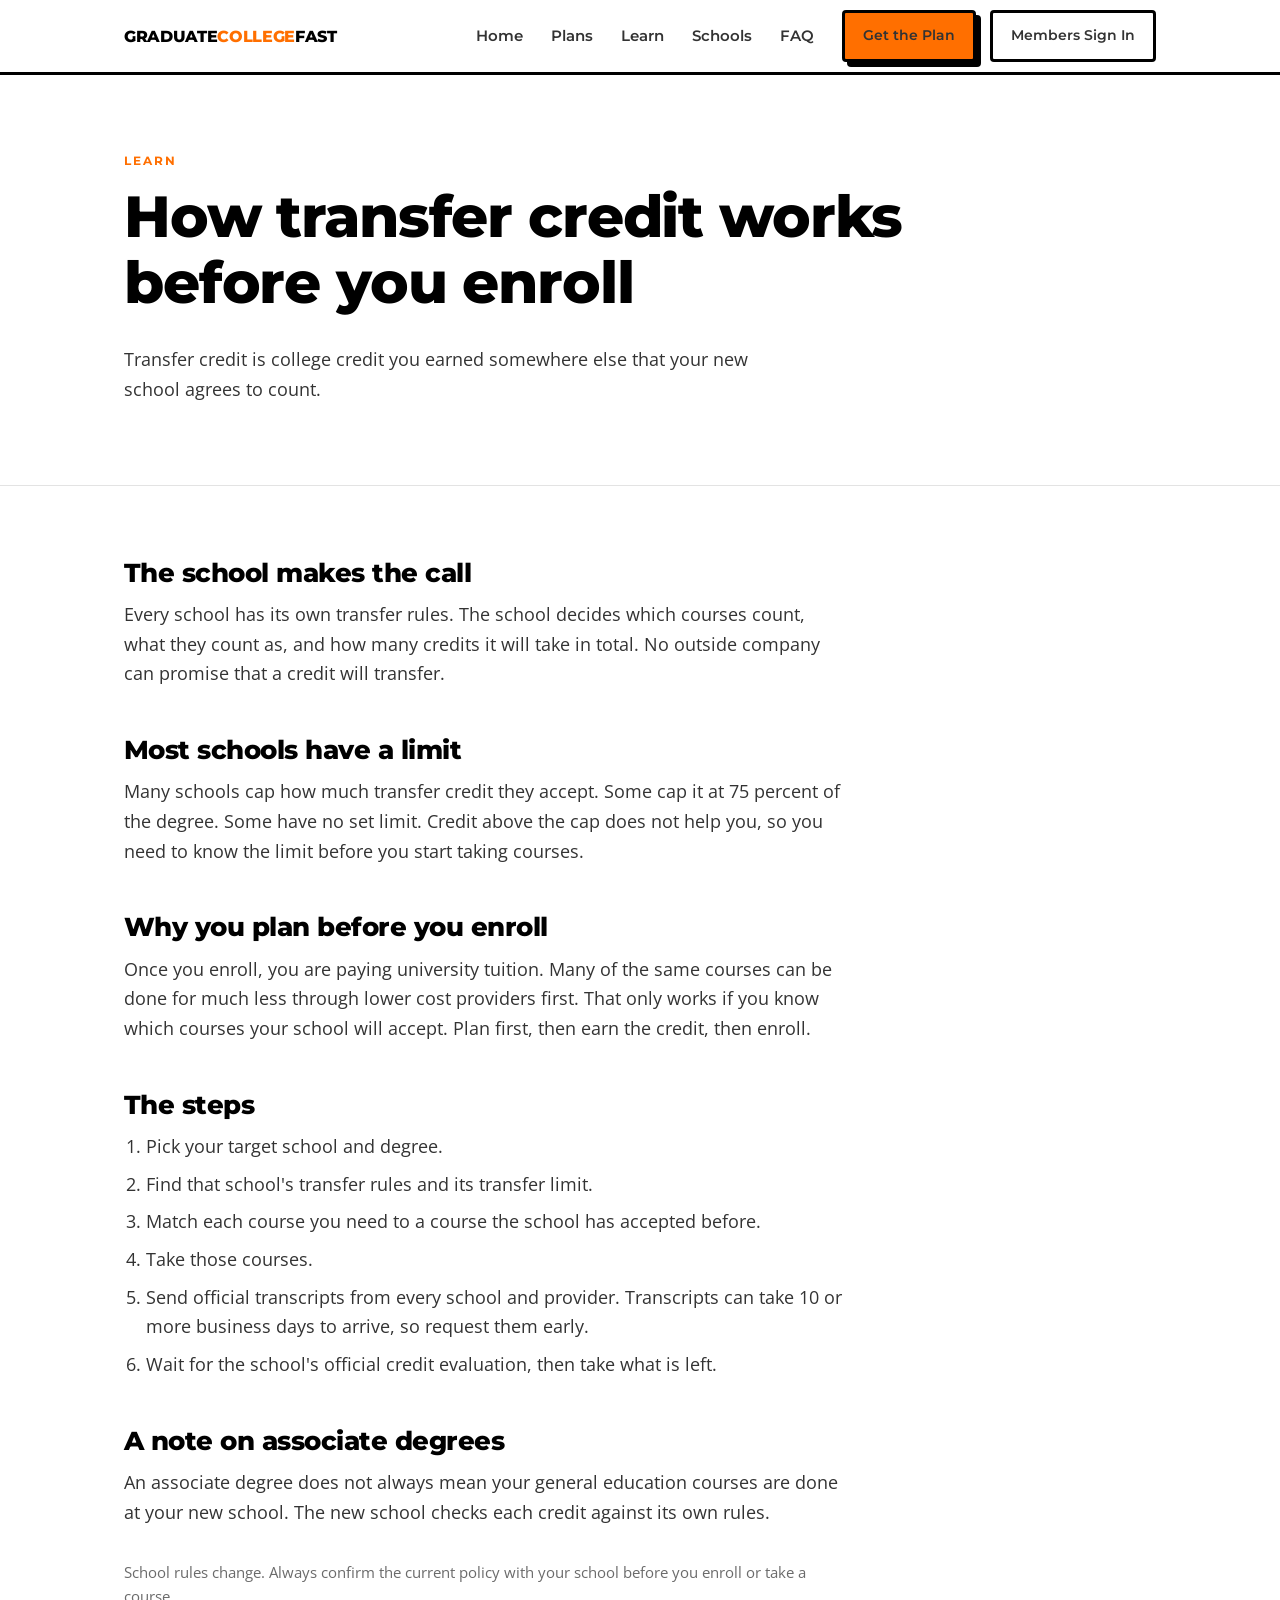
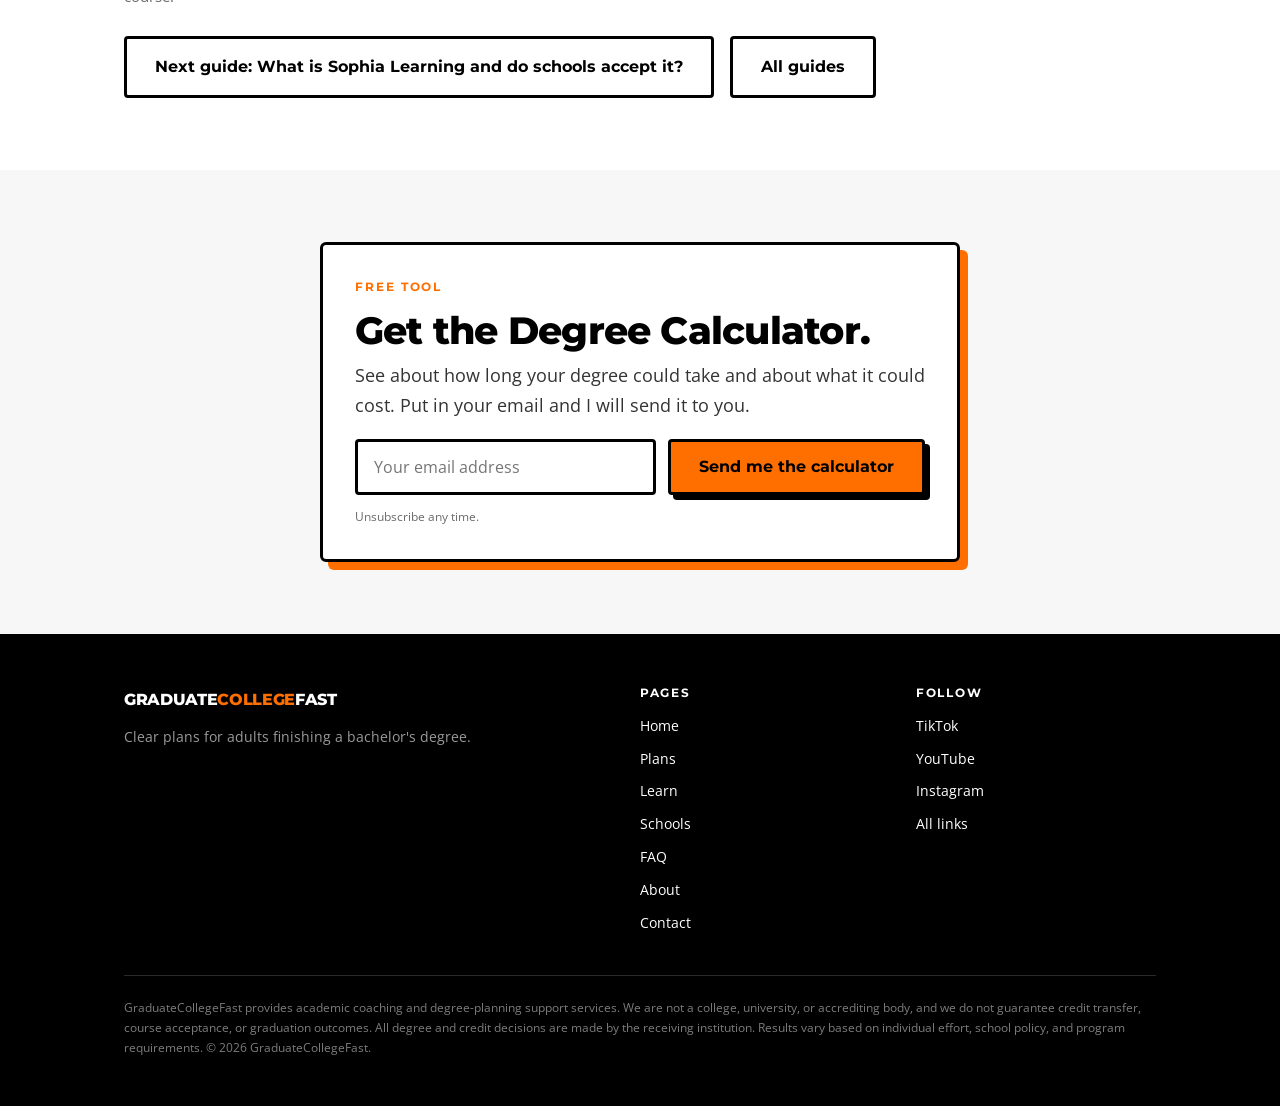
<file: learn-transfer-credit.html>
<!DOCTYPE html>
<html lang="en">
<head>
<meta charset="utf-8">
<meta name="viewport" content="width=device-width, initial-scale=1">
<title>How transfer credit works before you enroll | GraduateCollegeFast</title>
<meta name="description" content="How transfer credit works, why you should plan it before you enroll, and the steps to get your credits counted.">
<link rel="canonical" href="https://graduatecollegefast.com/learn-transfer-credit">
<link rel="preconnect" href="https://fonts.googleapis.com">
<link rel="preconnect" href="https://fonts.gstatic.com" crossorigin>
<link href="https://fonts.googleapis.com/css2?family=Montserrat:wght@600;700;800&family=Open+Sans:wght@400;600&display=swap" rel="stylesheet">
<link rel="stylesheet" href="styles.css">
</head>
<body>

<header class="site-header">
  <div class="wrap">
    <a class="logo" href="index.html">GRADUATE<span>COLLEGE</span>FAST</a>
    <button class="nav-toggle" aria-expanded="false" aria-label="Menu">Menu</button>
    <nav class="nav-links">
      <a href="index.html">Home</a>
      <a href="offers.html">Plans</a>
      <a href="learn.html">Learn</a>
      <a href="schools.html">Schools</a>
      <a href="faq.html">FAQ</a>
      <a class="btn btn--primary" data-link="degreePlan" href="#">Get the Plan</a>
      <a class="btn btn--ghost nav-signin" href="https://dashboard.graduatecollegefast.com">Members Sign In</a>
    </nav>
  </div>
</header>

<main>

<section class="hero">
  <div class="wrap">
    <p class="eyebrow"><a href="learn.html" style="color:inherit;text-decoration:none">Learn</a></p>
    <h1 style="max-width:16em">How transfer credit works before you enroll</h1>
    <p class="lead" style="max-width:34em">Transfer credit is college credit you earned somewhere else that your new school agrees to count.</p>
  </div>
</section>

<section class="section">
  <div class="wrap">
    <article class="guide">
<h2>The school makes the call</h2>
<p>Every school has its own transfer rules. The school decides which courses count, what they count as, and how many credits it will take in total. No outside company can promise that a credit will transfer.</p>
<h2>Most schools have a limit</h2>
<p>Many schools cap how much transfer credit they accept. Some cap it at 75 percent of the degree. Some have no set limit. Credit above the cap does not help you, so you need to know the limit before you start taking courses.</p>
<h2>Why you plan before you enroll</h2>
<p>Once you enroll, you are paying university tuition. Many of the same courses can be done for much less through lower cost providers first. That only works if you know which courses your school will accept. Plan first, then earn the credit, then enroll.</p>
<h2>The steps</h2>
<ol>
<li>Pick your target school and degree.</li>
<li>Find that school's transfer rules and its transfer limit.</li>
<li>Match each course you need to a course the school has accepted before.</li>
<li>Take those courses.</li>
<li>Send official transcripts from every school and provider. Transcripts can take 10 or more business days to arrive, so request them early.</li>
<li>Wait for the school's official credit evaluation, then take what is left.</li>
</ol>
<h2>A note on associate degrees</h2>
<p>An associate degree does not always mean your general education courses are done at your new school. The new school checks each credit against its own rules.</p>
      <p class="muted" style="margin-top:32px">School rules change. Always confirm the current policy with your school before you enroll or take a course.</p>
    </article>
    <div class="btn-row">
      <a class="btn btn--ghost" href="learn-sophia-learning.html">Next guide: What is Sophia Learning and do schools accept it?</a>
      <a class="btn btn--ghost" href="learn.html">All guides</a>
    </div>
  </div>
</section>

<section class="section section--gray">
  <div class="wrap">
    <div class="optin">
      <p class="eyebrow">Free tool</p>
      <h2>Get the Degree Calculator.</h2>
      <p>See about how long your degree could take and about what it could cost. Put in your email and I will send it to you.</p>
      <form data-kit method="post" action="#" target="_blank">
        <label for="email-learn-transfer-credit" style="position:absolute;left:-9999px">Email address</label>
        <input id="email-learn-transfer-credit" type="email" name="email_address" placeholder="Your email address" required>
        <button class="btn btn--primary" type="submit">Send me the calculator</button>
      </form>
      <p class="optin-fine">Unsubscribe any time.</p>
    </div>
  </div>
</section>

</main>

<footer class="site-footer">
  <div class="wrap">
    <div class="footer-grid">
      <div>
        <a class="logo" href="index.html" style="color:#fff">GRADUATE<span>COLLEGE</span>FAST</a>
        <p style="margin-top:12px">Clear plans for adults finishing a bachelor's degree.</p>
      </div>
      <div>
        <h4>Pages</h4>
        <ul class="footer-list">
          <li><a href="index.html">Home</a></li>
          <li><a href="offers.html">Plans</a></li>
          <li><a href="learn.html">Learn</a></li>
          <li><a href="schools.html">Schools</a></li>
          <li><a href="faq.html">FAQ</a></li>
          <li><a href="about.html">About</a></li>
          <li><a href="contact.html">Contact</a></li>
        </ul>
      </div>
      <div>
        <h4>Follow</h4>
        <ul class="footer-list">
          <li><a data-link="tiktok" href="#">TikTok</a></li>
          <li><a data-link="youtube" href="#">YouTube</a></li>
          <li><a data-link="instagram" href="#">Instagram</a></li>
          <li><a data-link="beacons" href="#">All links</a></li>
        </ul>
      </div>
    </div>
    <p class="disclaimer">GraduateCollegeFast provides academic coaching and degree-planning support services. We are not a college, university, or accrediting body, and we do not guarantee credit transfer, course acceptance, or graduation outcomes. All degree and credit decisions are made by the receiving institution. Results vary based on individual effort, school policy, and program requirements. &copy; <span data-year></span> GraduateCollegeFast.</p>
  </div>
</footer>

<script src="config.js"></script>
</body>
</html>
</file>
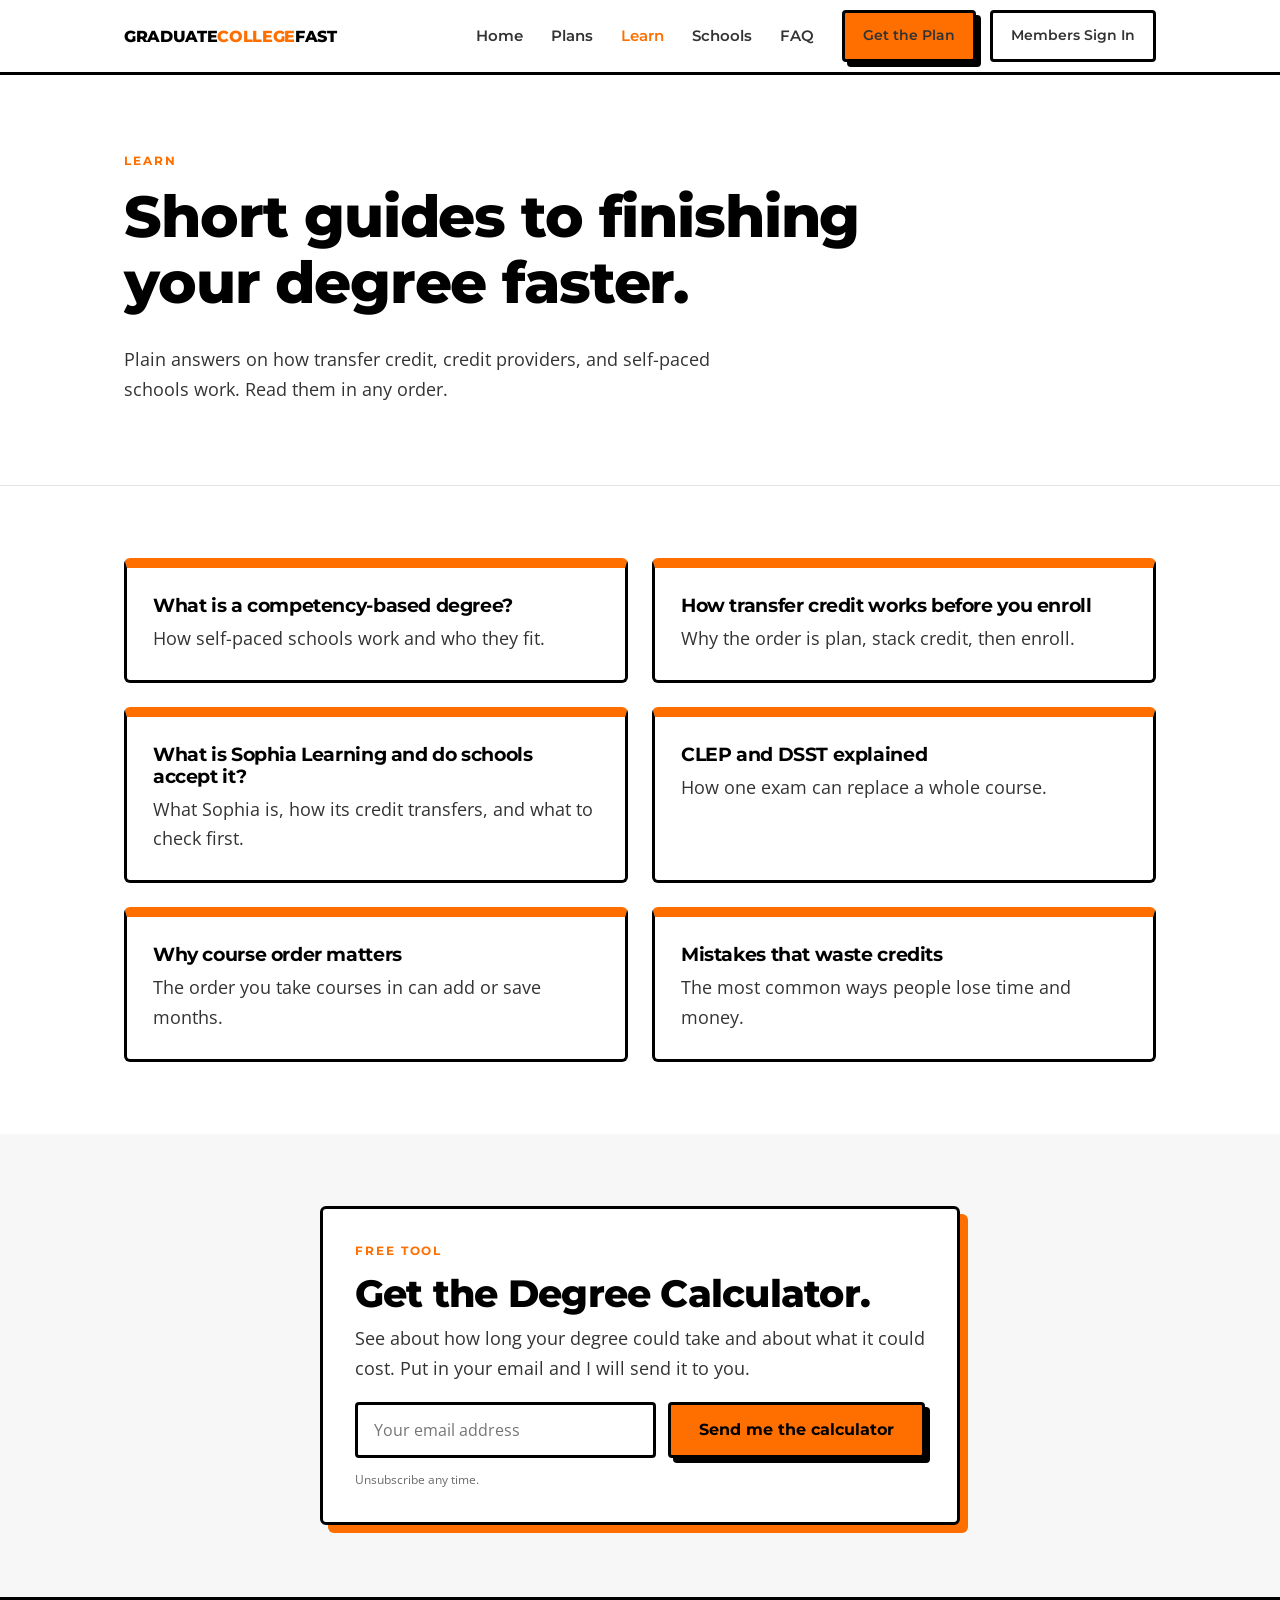
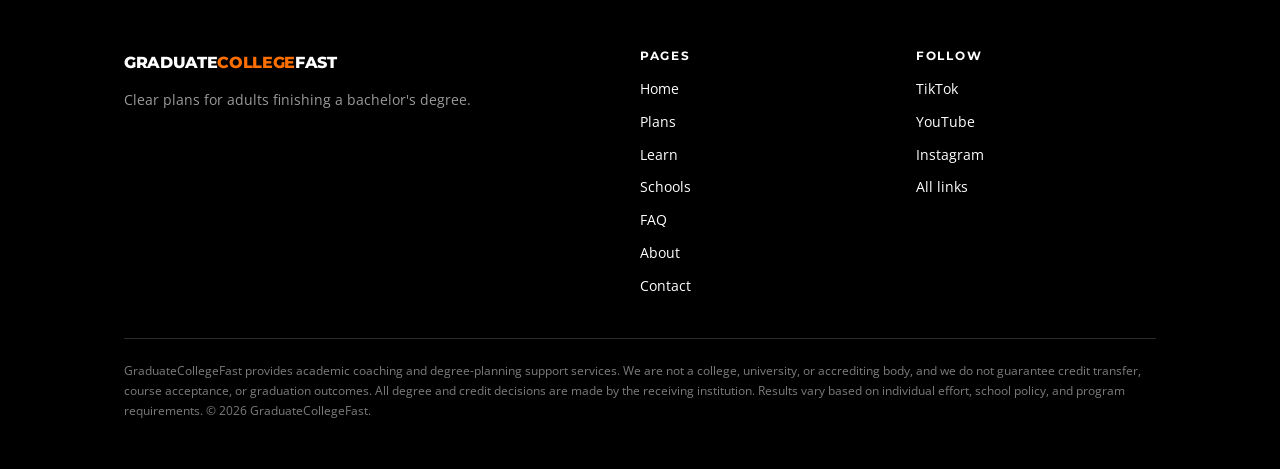
<file: learn.html>
<!DOCTYPE html>
<html lang="en">
<head>
<meta charset="utf-8">
<meta name="viewport" content="width=device-width, initial-scale=1">
<title>Learn | GraduateCollegeFast</title>
<meta name="description" content="Short, plain guides on transfer credit, Sophia Learning, CLEP and DSST, competency-based degrees, and avoiding wasted credits.">
<link rel="canonical" href="https://graduatecollegefast.com/learn">
<link rel="preconnect" href="https://fonts.googleapis.com">
<link rel="preconnect" href="https://fonts.gstatic.com" crossorigin>
<link href="https://fonts.googleapis.com/css2?family=Montserrat:wght@600;700;800&family=Open+Sans:wght@400;600&display=swap" rel="stylesheet">
<link rel="stylesheet" href="styles.css">
</head>
<body>

<header class="site-header">
  <div class="wrap">
    <a class="logo" href="index.html">GRADUATE<span>COLLEGE</span>FAST</a>
    <button class="nav-toggle" aria-expanded="false" aria-label="Menu">Menu</button>
    <nav class="nav-links">
      <a href="index.html">Home</a>
      <a href="offers.html">Plans</a>
      <a href="learn.html" aria-current="page">Learn</a>
      <a href="schools.html">Schools</a>
      <a href="faq.html">FAQ</a>
      <a class="btn btn--primary" data-link="degreePlan" href="#">Get the Plan</a>
      <a class="btn btn--ghost nav-signin" href="https://dashboard.graduatecollegefast.com">Members Sign In</a>
    </nav>
  </div>
</header>

<main>

<section class="hero">
  <div class="wrap">
    <p class="eyebrow">Learn</p>
    <h1 style="max-width:15em">Short guides to finishing your degree faster.</h1>
    <p class="lead" style="max-width:34em">Plain answers on how transfer credit, credit providers, and self-paced schools work. Read them in any order.</p>
  </div>
</section>

<section class="section">
  <div class="wrap">
    <div class="grid grid-2">
      <a class="card guide-card" href="learn-competency-based-degrees.html">
        <h3>What is a competency-based degree?</h3>
        <p>How self-paced schools work and who they fit.</p>
      </a>
      <a class="card guide-card" href="learn-transfer-credit.html">
        <h3>How transfer credit works before you enroll</h3>
        <p>Why the order is plan, stack credit, then enroll.</p>
      </a>
      <a class="card guide-card" href="learn-sophia-learning.html">
        <h3>What is Sophia Learning and do schools accept it?</h3>
        <p>What Sophia is, how its credit transfers, and what to check first.</p>
      </a>
      <a class="card guide-card" href="learn-clep-dsst.html">
        <h3>CLEP and DSST explained</h3>
        <p>How one exam can replace a whole course.</p>
      </a>
      <a class="card guide-card" href="learn-course-order.html">
        <h3>Why course order matters</h3>
        <p>The order you take courses in can add or save months.</p>
      </a>
      <a class="card guide-card" href="learn-credit-mistakes.html">
        <h3>Mistakes that waste credits</h3>
        <p>The most common ways people lose time and money.</p>
      </a>
    </div>
  </div>
</section>

<section class="section section--gray">
  <div class="wrap">
    <div class="optin">
      <p class="eyebrow">Free tool</p>
      <h2>Get the Degree Calculator.</h2>
      <p>See about how long your degree could take and about what it could cost. Put in your email and I will send it to you.</p>
      <form data-kit method="post" action="#" target="_blank">
        <label for="email-learn" style="position:absolute;left:-9999px">Email address</label>
        <input id="email-learn" type="email" name="email_address" placeholder="Your email address" required>
        <button class="btn btn--primary" type="submit">Send me the calculator</button>
      </form>
      <p class="optin-fine">Unsubscribe any time.</p>
    </div>
  </div>
</section>

</main>

<footer class="site-footer">
  <div class="wrap">
    <div class="footer-grid">
      <div>
        <a class="logo" href="index.html" style="color:#fff">GRADUATE<span>COLLEGE</span>FAST</a>
        <p style="margin-top:12px">Clear plans for adults finishing a bachelor's degree.</p>
      </div>
      <div>
        <h4>Pages</h4>
        <ul class="footer-list">
          <li><a href="index.html">Home</a></li>
          <li><a href="offers.html">Plans</a></li>
          <li><a href="learn.html">Learn</a></li>
          <li><a href="schools.html">Schools</a></li>
          <li><a href="faq.html">FAQ</a></li>
          <li><a href="about.html">About</a></li>
          <li><a href="contact.html">Contact</a></li>
        </ul>
      </div>
      <div>
        <h4>Follow</h4>
        <ul class="footer-list">
          <li><a data-link="tiktok" href="#">TikTok</a></li>
          <li><a data-link="youtube" href="#">YouTube</a></li>
          <li><a data-link="instagram" href="#">Instagram</a></li>
          <li><a data-link="beacons" href="#">All links</a></li>
        </ul>
      </div>
    </div>
    <p class="disclaimer">GraduateCollegeFast provides academic coaching and degree-planning support services. We are not a college, university, or accrediting body, and we do not guarantee credit transfer, course acceptance, or graduation outcomes. All degree and credit decisions are made by the receiving institution. Results vary based on individual effort, school policy, and program requirements. &copy; <span data-year></span> GraduateCollegeFast.</p>
  </div>
</footer>

<script src="config.js"></script>
</body>
</html>
</file>
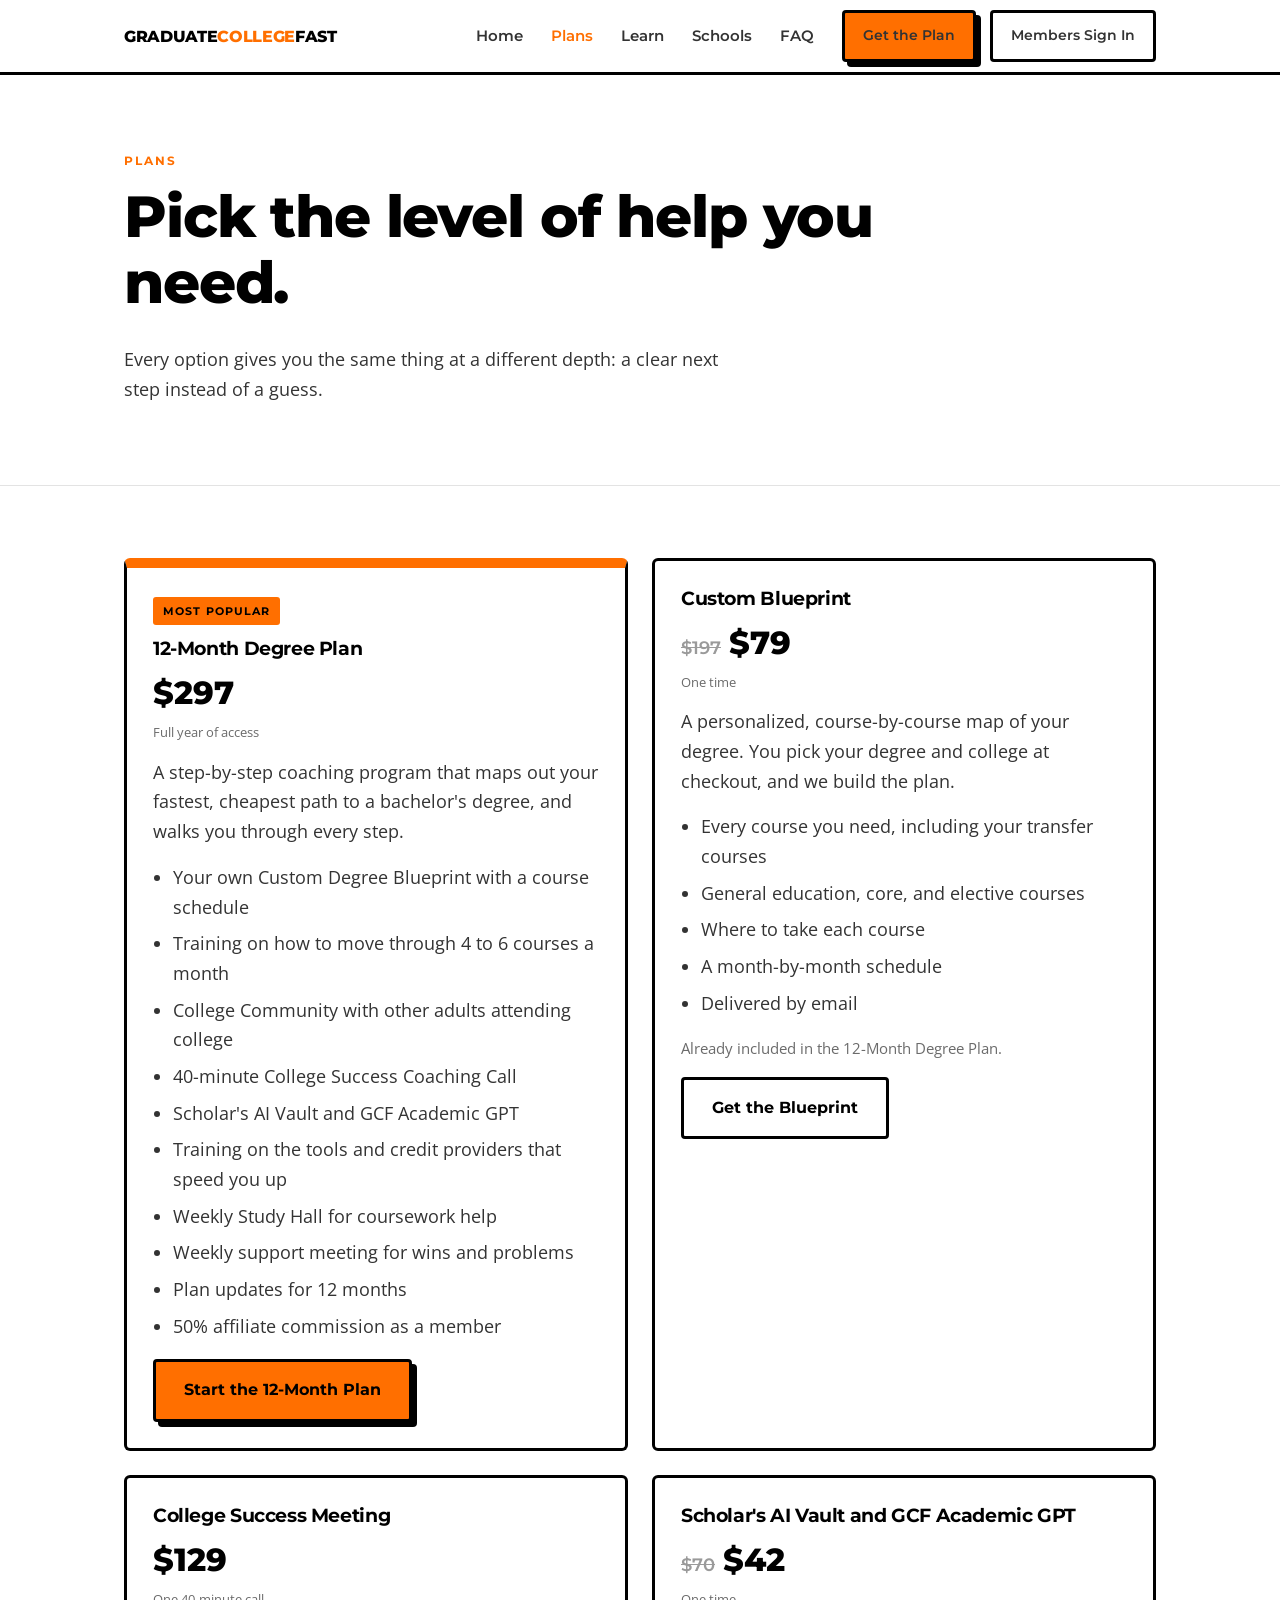
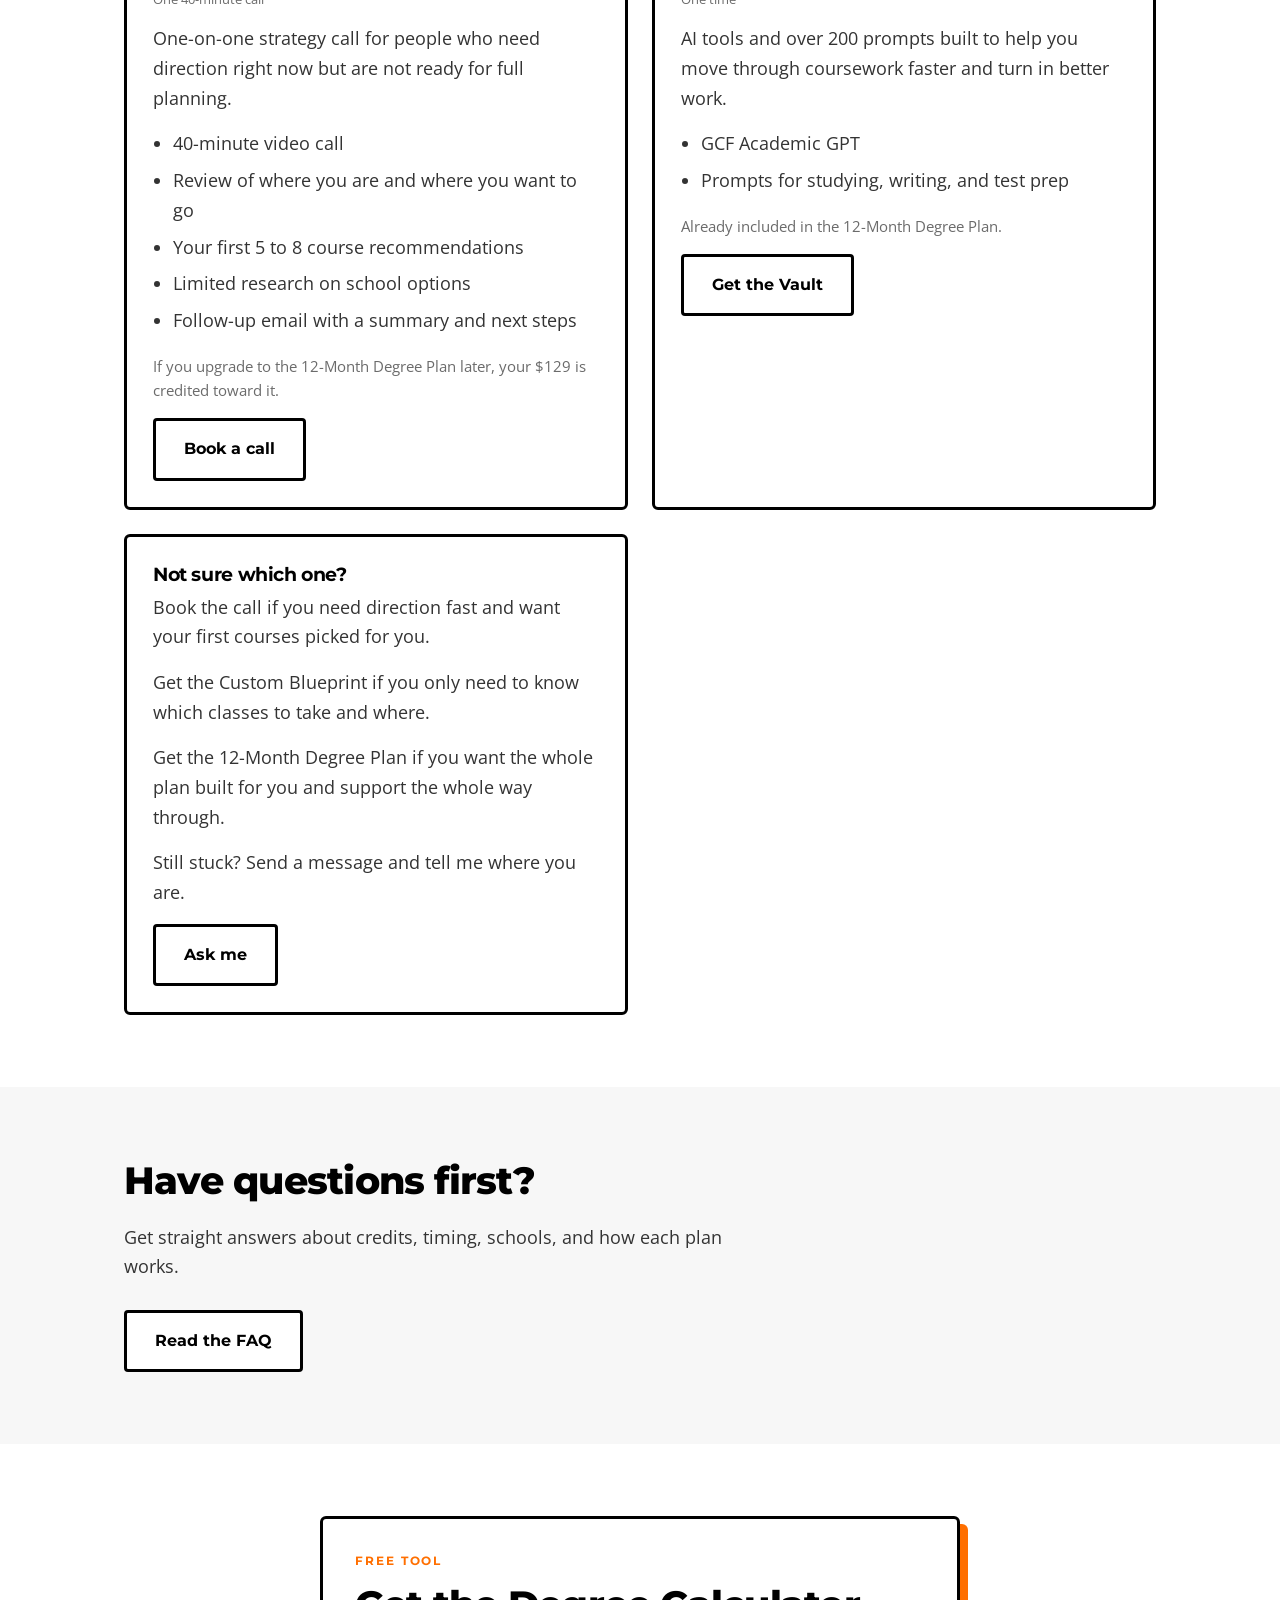
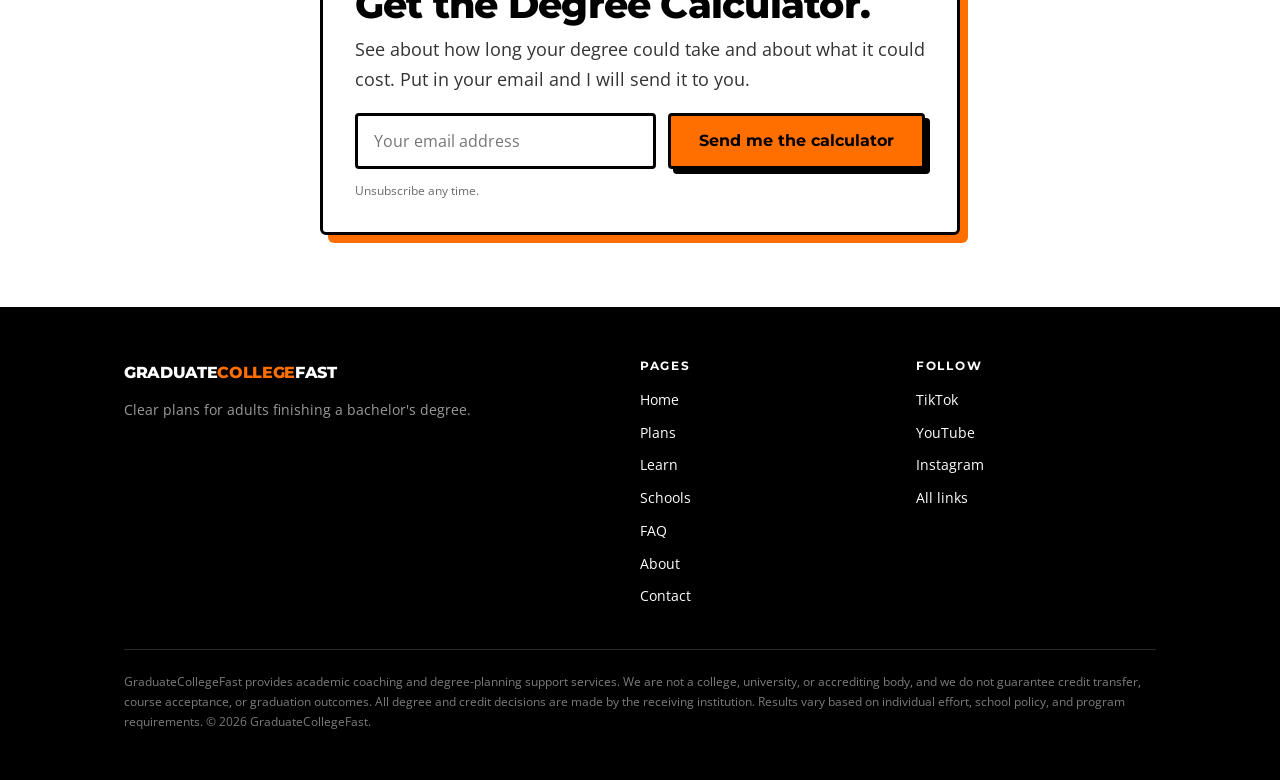
<file: offers.html>
<!DOCTYPE html>
<html lang="en">
<head>
<meta charset="utf-8">
<meta name="viewport" content="width=device-width, initial-scale=1">
<title>Plans | GraduateCollegeFast</title>
<meta name="description" content="Coaching plans and tools from GraduateCollegeFast. Pick the level of help that fits where you are now.">
<link rel="canonical" href="https://graduatecollegefast.com/offers">
<link rel="preconnect" href="https://fonts.googleapis.com">
<link rel="preconnect" href="https://fonts.gstatic.com" crossorigin>
<link href="https://fonts.googleapis.com/css2?family=Montserrat:wght@600;700;800&family=Open+Sans:wght@400;600&display=swap" rel="stylesheet">
<link rel="stylesheet" href="styles.css">
</head>
<body>

<header class="site-header">
  <div class="wrap">
    <a class="logo" href="index.html">GRADUATE<span>COLLEGE</span>FAST</a>
    <button class="nav-toggle" aria-expanded="false" aria-label="Menu">Menu</button>
    <nav class="nav-links">
      <a href="index.html">Home</a>
      <a href="offers.html" aria-current="page">Plans</a>
      <a href="learn.html">Learn</a>
      <a href="schools.html">Schools</a>
      <a href="faq.html">FAQ</a>
      <a class="btn btn--primary" data-link="degreePlan" href="#">Get the Plan</a>
      <a class="btn btn--ghost nav-signin" href="https://dashboard.graduatecollegefast.com">Members Sign In</a>
    </nav>
  </div>
</header>

<main>

<section class="hero">
  <div class="wrap">
    <p class="eyebrow">Plans</p>
    <h1 style="max-width:15em">Pick the level of help you need.</h1>
    <p class="lead" style="max-width:34em">Every option gives you the same thing at a different depth: a clear next step instead of a guess.</p>
  </div>
</section>

<section class="section">
  <div class="wrap">
    <div class="grid grid-2">

      <div class="card card--flag">
        <span class="tag">Most popular</span>
        <h3>12-Month Degree Plan</h3>
        <p class="price">$297</p>
        <p class="price-note">Full year of access</p>
        <p>A step-by-step coaching program that maps out your fastest, cheapest path to a bachelor's degree, and walks you through every step.</p>
        <ul>
          <li>Your own Custom Degree Blueprint with a course schedule</li>
          <li>Training on how to move through 4 to 6 courses a month</li>
          <li>College Community with other adults attending college</li>
          <li>40-minute College Success Coaching Call</li>
          <li>Scholar's AI Vault and GCF Academic GPT</li>
          <li>Training on the tools and credit providers that speed you up</li>
          <li>Weekly Study Hall for coursework help</li>
          <li>Weekly support meeting for wins and problems</li>
          <li>Plan updates for 12 months</li>
          <li>50% affiliate commission as a member</li>
        </ul>
        <a class="btn btn--primary" data-link="degreePlan" href="#">Start the 12-Month Plan</a>
      </div>

      <div class="card">
        <h3>Custom Blueprint</h3>
        <p class="price"><s>$197</s>$79</p>
        <p class="price-note">One time</p>
        <p>A personalized, course-by-course map of your degree. You pick your degree and college at checkout, and we build the plan.</p>
        <ul>
          <li>Every course you need, including your transfer courses</li>
          <li>General education, core, and elective courses</li>
          <li>Where to take each course</li>
          <li>A month-by-month schedule</li>
          <li>Delivered by email</li>
        </ul>
        <p class="muted">Already included in the 12-Month Degree Plan.</p>
        <a class="btn btn--ghost" data-link="customBlueprint" href="#">Get the Blueprint</a>
      </div>

      <div class="card">
        <h3>College Success Meeting</h3>
        <p class="price">$129</p>
        <p class="price-note">One 40-minute call</p>
        <p>One-on-one strategy call for people who need direction right now but are not ready for full planning.</p>
        <ul>
          <li>40-minute video call</li>
          <li>Review of where you are and where you want to go</li>
          <li>Your first 5 to 8 course recommendations</li>
          <li>Limited research on school options</li>
          <li>Follow-up email with a summary and next steps</li>
        </ul>
        <p class="muted">If you upgrade to the 12-Month Degree Plan later, your $129 is credited toward it.</p>
        <a class="btn btn--ghost" data-link="successCall" href="#">Book a call</a>
      </div>

      <div class="card">
        <h3>Scholar's AI Vault and GCF Academic GPT</h3>
        <p class="price"><s>$70</s>$42</p>
        <p class="price-note">One time</p>
        <p>AI tools and over 200 prompts built to help you move through coursework faster and turn in better work.</p>
        <ul>
          <li>GCF Academic GPT</li>
          <li>Prompts for studying, writing, and test prep</li>
        </ul>
        <p class="muted">Already included in the 12-Month Degree Plan.</p>
        <a class="btn btn--ghost" data-link="aiVault" href="#">Get the Vault</a>
      </div>

      <div class="card">
        <h3>Not sure which one?</h3>
        <p>Book the call if you need direction fast and want your first courses picked for you.</p>
        <p>Get the Custom Blueprint if you only need to know which classes to take and where.</p>
        <p>Get the 12-Month Degree Plan if you want the whole plan built for you and support the whole way through.</p>
        <p>Still stuck? Send a message and tell me where you are.</p>
        <a class="btn btn--ghost" href="contact.html">Ask me</a>
      </div>

    </div>
  </div>
</section>

<section class="section section--gray">
  <div class="wrap">
    <h2>Have questions first?</h2>
    <p style="max-width:34em">Get straight answers about credits, timing, schools, and how each plan works.</p>
    <div class="btn-row">
      <a class="btn btn--ghost" href="faq.html">Read the FAQ</a>
    </div>
  </div>
</section>

<section class="section">
  <div class="wrap">
    <div class="optin">
      <p class="eyebrow">Free tool</p>
      <h2>Get the Degree Calculator.</h2>
      <p>See about how long your degree could take and about what it could cost. Put in your email and I will send it to you.</p>
      <form data-kit method="post" action="#" target="_blank">
        <label for="email-offers" style="position:absolute;left:-9999px">Email address</label>
        <input id="email-offers" type="email" name="email_address" placeholder="Your email address" required>
        <button class="btn btn--primary" type="submit">Send me the calculator</button>
      </form>
      <p class="optin-fine">Unsubscribe any time.</p>
    </div>
  </div>
</section>

</main>

<footer class="site-footer">
  <div class="wrap">
    <div class="footer-grid">
      <div>
        <a class="logo" href="index.html" style="color:#fff">GRADUATE<span>COLLEGE</span>FAST</a>
        <p style="margin-top:12px">Clear plans for adults finishing a bachelor's degree.</p>
      </div>
      <div>
        <h4>Pages</h4>
        <ul class="footer-list">
          <li><a href="index.html">Home</a></li>
          <li><a href="offers.html">Plans</a></li>
          <li><a href="learn.html">Learn</a></li>
          <li><a href="schools.html">Schools</a></li>
          <li><a href="faq.html">FAQ</a></li>
          <li><a href="about.html">About</a></li>
          <li><a href="contact.html">Contact</a></li>
        </ul>
      </div>
      <div>
        <h4>Follow</h4>
        <ul class="footer-list">
          <li><a data-link="tiktok" href="#">TikTok</a></li>
          <li><a data-link="youtube" href="#">YouTube</a></li>
          <li><a data-link="instagram" href="#">Instagram</a></li>
          <li><a data-link="beacons" href="#">All links</a></li>
        </ul>
      </div>
    </div>
    <p class="disclaimer">GraduateCollegeFast provides academic coaching and degree-planning support services. We are not a college, university, or accrediting body, and we do not guarantee credit transfer, course acceptance, or graduation outcomes. All degree and credit decisions are made by the receiving institution. Results vary based on individual effort, school policy, and program requirements. &copy; <span data-year></span> GraduateCollegeFast.</p>
  </div>
</footer>

<script src="config.js"></script>
</body>
</html>
</file>
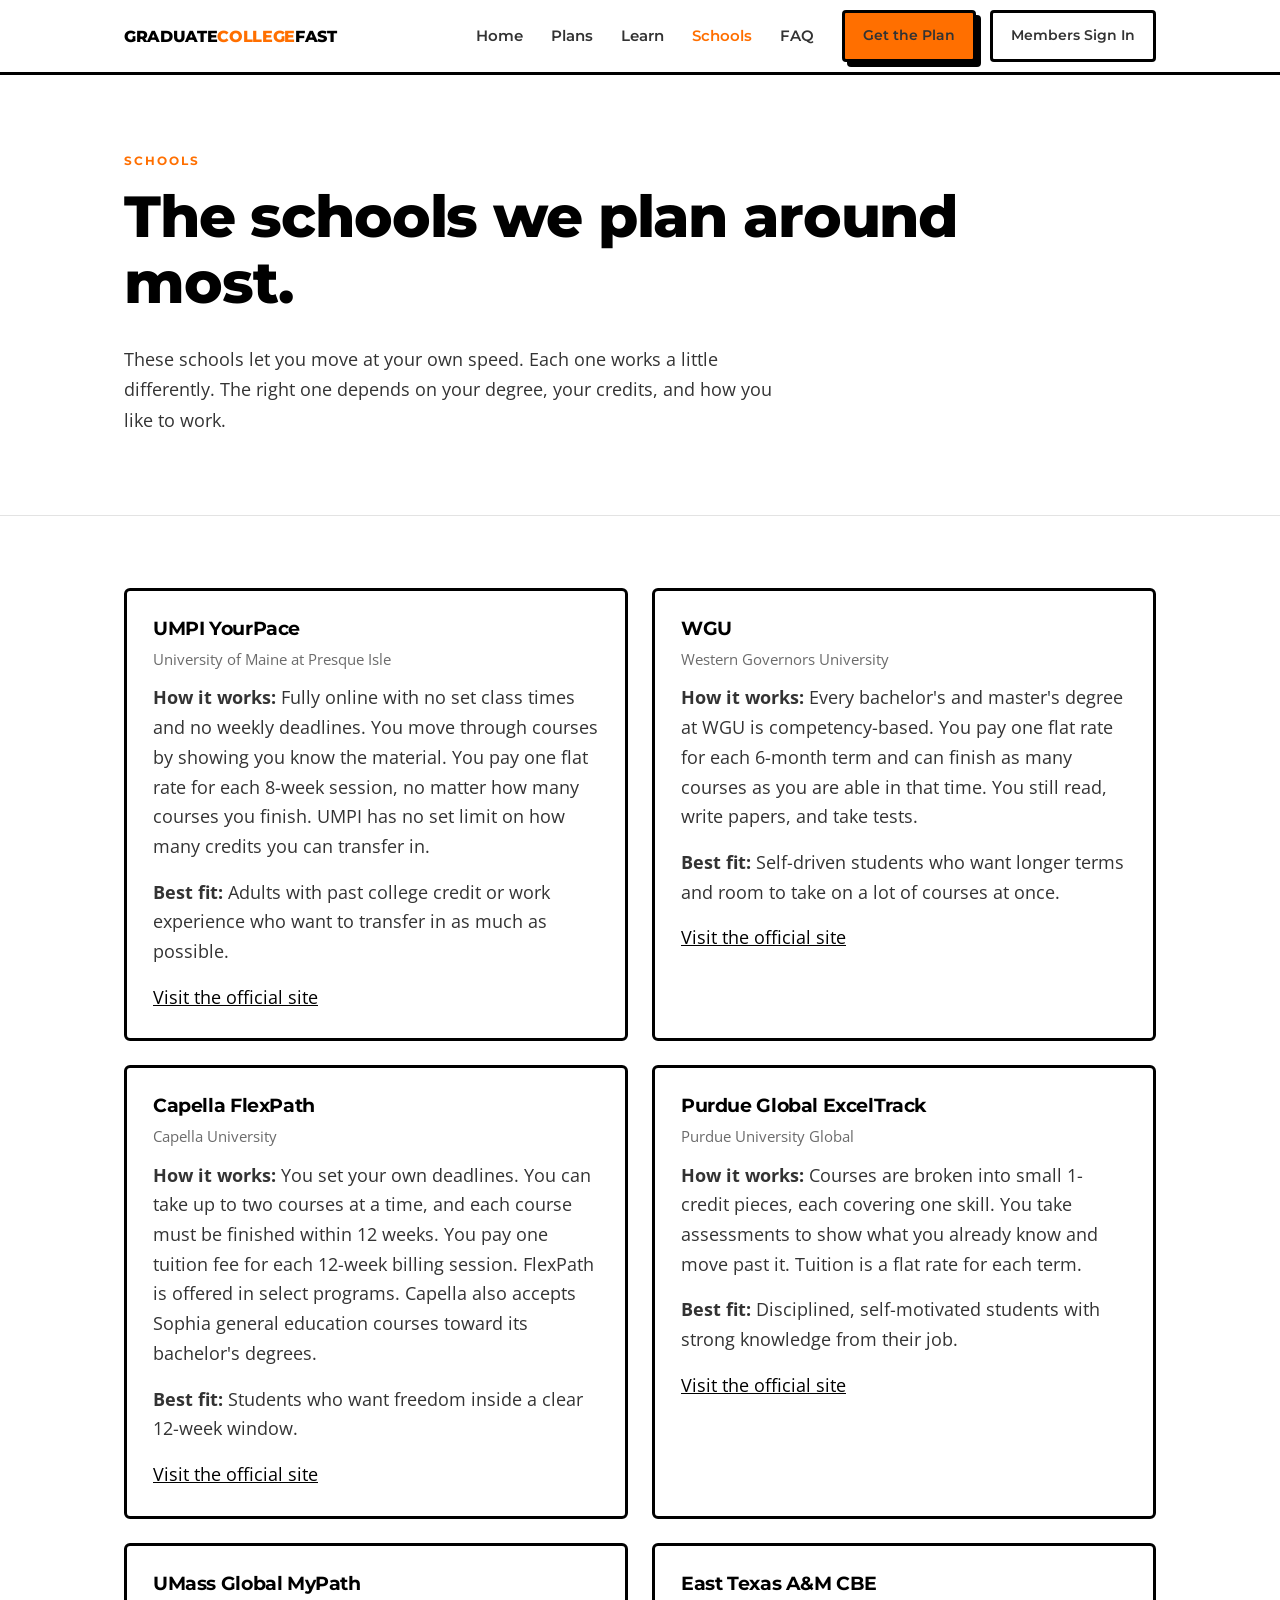
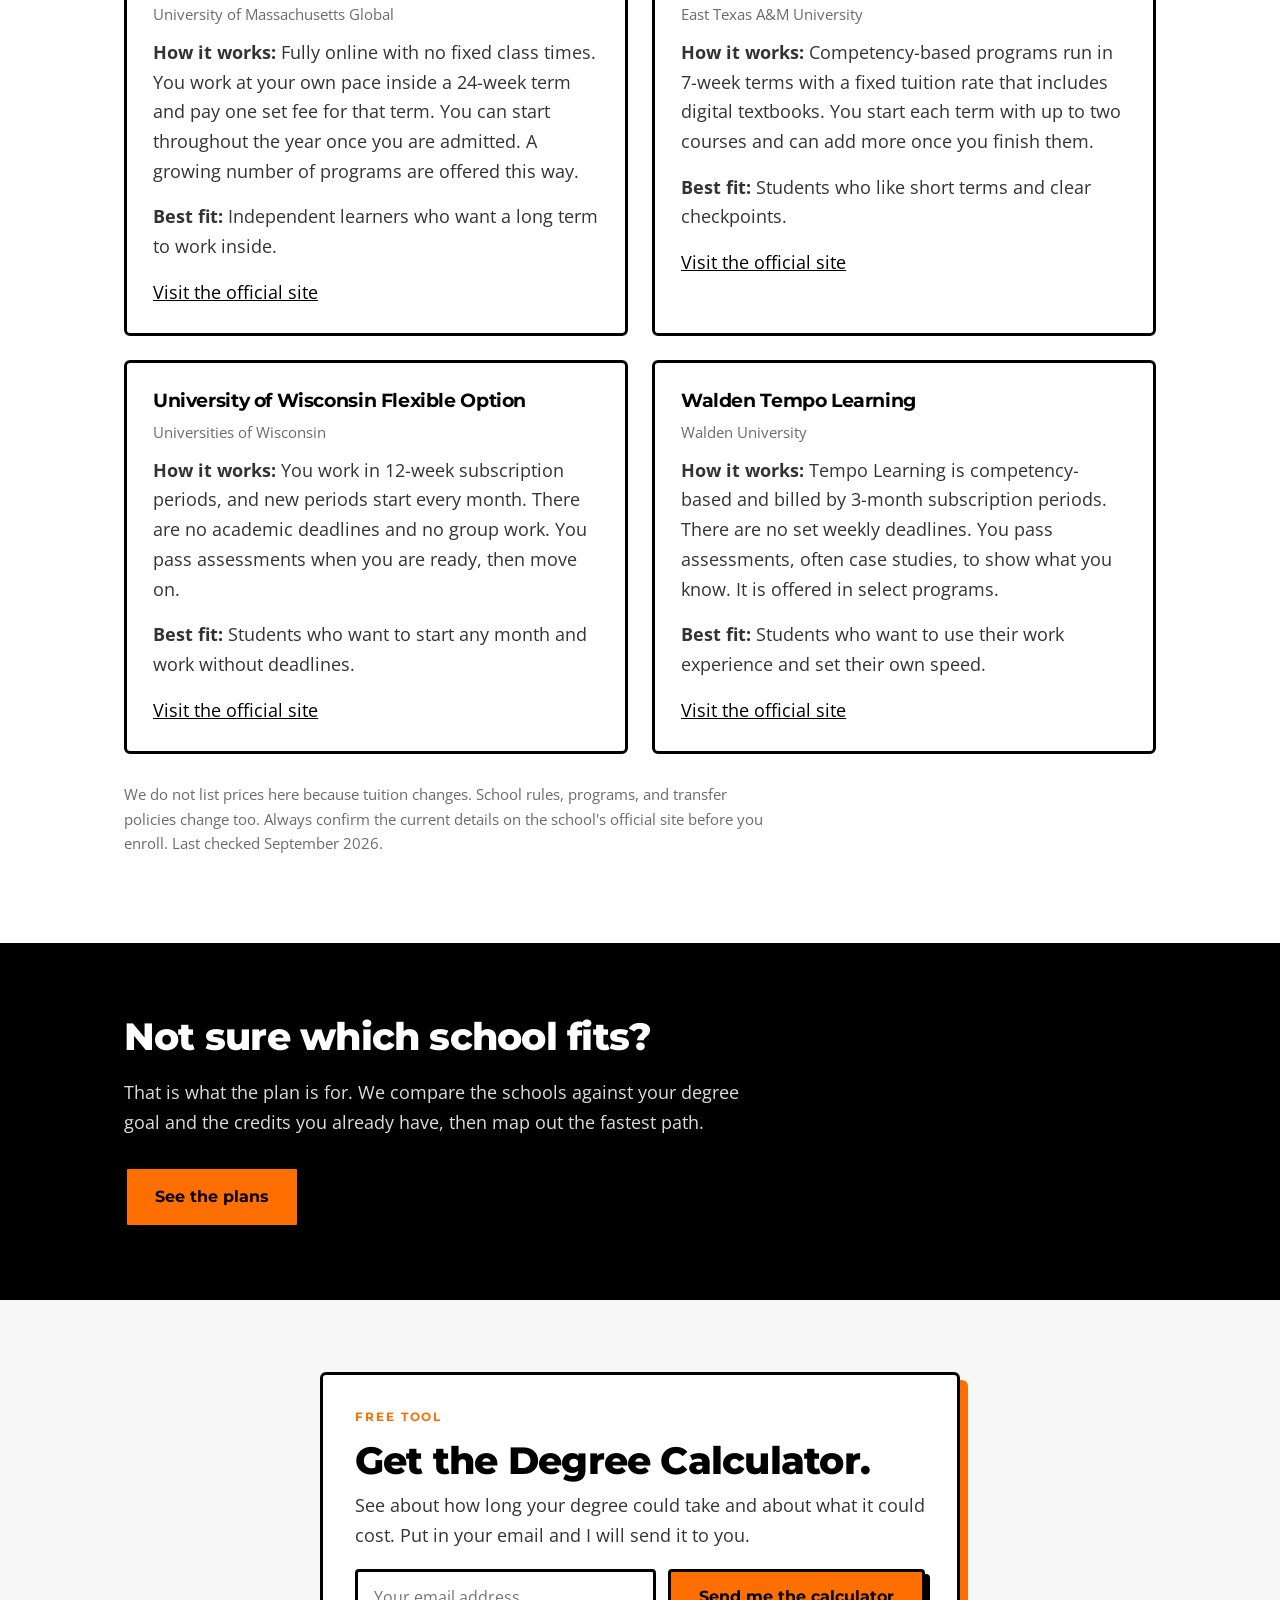
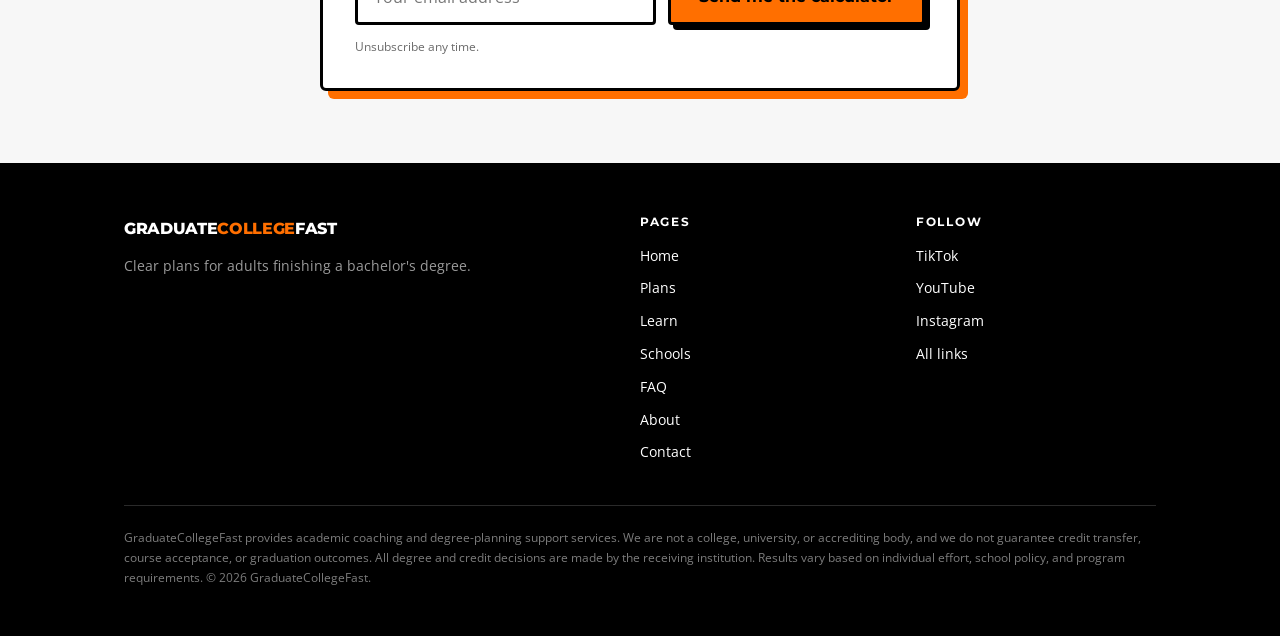
<file: schools.html>
<!DOCTYPE html>
<html lang="en">
<head>
<meta charset="utf-8">
<meta name="viewport" content="width=device-width, initial-scale=1">
<title>Schools | GraduateCollegeFast</title>
<meta name="description" content="How UMPI YourPace, WGU, Capella FlexPath, Purdue Global ExcelTrack, UMass Global MyPath, and other self-paced schools work, in plain words.">
<link rel="canonical" href="https://graduatecollegefast.com/schools">
<link rel="preconnect" href="https://fonts.googleapis.com">
<link rel="preconnect" href="https://fonts.gstatic.com" crossorigin>
<link href="https://fonts.googleapis.com/css2?family=Montserrat:wght@600;700;800&family=Open+Sans:wght@400;600&display=swap" rel="stylesheet">
<link rel="stylesheet" href="styles.css">
</head>
<body>

<header class="site-header">
  <div class="wrap">
    <a class="logo" href="index.html">GRADUATE<span>COLLEGE</span>FAST</a>
    <button class="nav-toggle" aria-expanded="false" aria-label="Menu">Menu</button>
    <nav class="nav-links">
      <a href="index.html">Home</a>
      <a href="offers.html">Plans</a>
      <a href="learn.html">Learn</a>
      <a href="schools.html" aria-current="page">Schools</a>
      <a href="faq.html">FAQ</a>
      <a class="btn btn--primary" data-link="degreePlan" href="#">Get the Plan</a>
      <a class="btn btn--ghost nav-signin" href="https://dashboard.graduatecollegefast.com">Members Sign In</a>
    </nav>
  </div>
</header>

<main>

<section class="hero">
  <div class="wrap">
    <p class="eyebrow">Schools</p>
    <h1 style="max-width:15em">The schools we plan around most.</h1>
    <p class="lead" style="max-width:36em">These schools let you move at your own speed. Each one works a little differently. The right one depends on your degree, your credits, and how you like to work.</p>
  </div>
</section>

<section class="section">
  <div class="wrap">
    <div class="grid grid-2">
      <div class="card">
        <h3>UMPI YourPace</h3>
        <p class="muted" style="margin-bottom:12px">University of Maine at Presque Isle</p>
        <p><strong>How it works:</strong> Fully online with no set class times and no weekly deadlines. You move through courses by showing you know the material. You pay one flat rate for each 8-week session, no matter how many courses you finish. UMPI has no set limit on how many credits you can transfer in.</p>
        <p><strong>Best fit:</strong> Adults with past college credit or work experience who want to transfer in as much as possible.</p>
        <a href="https://www.umpi.edu/yourpace/" target="_blank" rel="noopener">Visit the official site</a>
      </div>
      <div class="card">
        <h3>WGU</h3>
        <p class="muted" style="margin-bottom:12px">Western Governors University</p>
        <p><strong>How it works:</strong> Every bachelor's and master's degree at WGU is competency-based. You pay one flat rate for each 6-month term and can finish as many courses as you are able in that time. You still read, write papers, and take tests.</p>
        <p><strong>Best fit:</strong> Self-driven students who want longer terms and room to take on a lot of courses at once.</p>
        <a href="https://www.wgu.edu/" target="_blank" rel="noopener">Visit the official site</a>
      </div>
      <div class="card">
        <h3>Capella FlexPath</h3>
        <p class="muted" style="margin-bottom:12px">Capella University</p>
        <p><strong>How it works:</strong> You set your own deadlines. You can take up to two courses at a time, and each course must be finished within 12 weeks. You pay one tuition fee for each 12-week billing session. FlexPath is offered in select programs. Capella also accepts Sophia general education courses toward its bachelor's degrees.</p>
        <p><strong>Best fit:</strong> Students who want freedom inside a clear 12-week window.</p>
        <a href="https://www.capella.edu/capella-experience/flexpath/" target="_blank" rel="noopener">Visit the official site</a>
      </div>
      <div class="card">
        <h3>Purdue Global ExcelTrack</h3>
        <p class="muted" style="margin-bottom:12px">Purdue University Global</p>
        <p><strong>How it works:</strong> Courses are broken into small 1-credit pieces, each covering one skill. You take assessments to show what you already know and move past it. Tuition is a flat rate for each term.</p>
        <p><strong>Best fit:</strong> Disciplined, self-motivated students with strong knowledge from their job.</p>
        <a href="https://www.purdueglobal.edu/student-experience/personalized-learning/" target="_blank" rel="noopener">Visit the official site</a>
      </div>
      <div class="card">
        <h3>UMass Global MyPath</h3>
        <p class="muted" style="margin-bottom:12px">University of Massachusetts Global</p>
        <p><strong>How it works:</strong> Fully online with no fixed class times. You work at your own pace inside a 24-week term and pay one set fee for that term. You can start throughout the year once you are admitted. A growing number of programs are offered this way.</p>
        <p><strong>Best fit:</strong> Independent learners who want a long term to work inside.</p>
        <a href="https://www.umassglobal.edu/why-umassglobal/flexible-ways-to-learn/self-paced" target="_blank" rel="noopener">Visit the official site</a>
      </div>
      <div class="card">
        <h3>East Texas A&amp;M CBE</h3>
        <p class="muted" style="margin-bottom:12px">East Texas A&amp;M University</p>
        <p><strong>How it works:</strong> Competency-based programs run in 7-week terms with a fixed tuition rate that includes digital textbooks. You start each term with up to two courses and can add more once you finish them.</p>
        <p><strong>Best fit:</strong> Students who like short terms and clear checkpoints.</p>
        <a href="https://www.etamu.edu/cbe/" target="_blank" rel="noopener">Visit the official site</a>
      </div>
      <div class="card">
        <h3>University of Wisconsin Flexible Option</h3>
        <p class="muted" style="margin-bottom:12px">Universities of Wisconsin</p>
        <p><strong>How it works:</strong> You work in 12-week subscription periods, and new periods start every month. There are no academic deadlines and no group work. You pass assessments when you are ready, then move on.</p>
        <p><strong>Best fit:</strong> Students who want to start any month and work without deadlines.</p>
        <a href="https://flex.wisconsin.edu/how-flex-works/" target="_blank" rel="noopener">Visit the official site</a>
      </div>
      <div class="card">
        <h3>Walden Tempo Learning</h3>
        <p class="muted" style="margin-bottom:12px">Walden University</p>
        <p><strong>How it works:</strong> Tempo Learning is competency-based and billed by 3-month subscription periods. There are no set weekly deadlines. You pass assessments, often case studies, to show what you know. It is offered in select programs.</p>
        <p><strong>Best fit:</strong> Students who want to use their work experience and set their own speed.</p>
        <a href="https://www.waldenu.edu/flexibility/tempo-learning" target="_blank" rel="noopener">Visit the official site</a>
      </div>
    </div>
    <p class="muted" style="margin-top:28px;max-width:44em">We do not list prices here because tuition changes. School rules, programs, and transfer policies change too. Always confirm the current details on the school's official site before you enroll. Last checked September 2026.</p>
  </div>
</section>

<section class="section section--black">
  <div class="wrap">
    <h2>Not sure which school fits?</h2>
    <p style="max-width:36em">That is what the plan is for. We compare the schools against your degree goal and the credits you already have, then map out the fastest path.</p>
    <div class="btn-row">
      <a class="btn btn--primary" href="offers.html">See the plans</a>
    </div>
  </div>
</section>

<section class="section section--gray">
  <div class="wrap">
    <div class="optin">
      <p class="eyebrow">Free tool</p>
      <h2>Get the Degree Calculator.</h2>
      <p>See about how long your degree could take and about what it could cost. Put in your email and I will send it to you.</p>
      <form data-kit method="post" action="#" target="_blank">
        <label for="email-schools" style="position:absolute;left:-9999px">Email address</label>
        <input id="email-schools" type="email" name="email_address" placeholder="Your email address" required>
        <button class="btn btn--primary" type="submit">Send me the calculator</button>
      </form>
      <p class="optin-fine">Unsubscribe any time.</p>
    </div>
  </div>
</section>

</main>

<footer class="site-footer">
  <div class="wrap">
    <div class="footer-grid">
      <div>
        <a class="logo" href="index.html" style="color:#fff">GRADUATE<span>COLLEGE</span>FAST</a>
        <p style="margin-top:12px">Clear plans for adults finishing a bachelor's degree.</p>
      </div>
      <div>
        <h4>Pages</h4>
        <ul class="footer-list">
          <li><a href="index.html">Home</a></li>
          <li><a href="offers.html">Plans</a></li>
          <li><a href="learn.html">Learn</a></li>
          <li><a href="schools.html">Schools</a></li>
          <li><a href="faq.html">FAQ</a></li>
          <li><a href="about.html">About</a></li>
          <li><a href="contact.html">Contact</a></li>
        </ul>
      </div>
      <div>
        <h4>Follow</h4>
        <ul class="footer-list">
          <li><a data-link="tiktok" href="#">TikTok</a></li>
          <li><a data-link="youtube" href="#">YouTube</a></li>
          <li><a data-link="instagram" href="#">Instagram</a></li>
          <li><a data-link="beacons" href="#">All links</a></li>
        </ul>
      </div>
    </div>
    <p class="disclaimer">GraduateCollegeFast provides academic coaching and degree-planning support services. We are not a college, university, or accrediting body, and we do not guarantee credit transfer, course acceptance, or graduation outcomes. All degree and credit decisions are made by the receiving institution. Results vary based on individual effort, school policy, and program requirements. &copy; <span data-year></span> GraduateCollegeFast.</p>
  </div>
</footer>

<script src="config.js"></script>
</body>
</html>
</file>
<file: styles.css>
:root{
  --orange:#FF6F00;
  --orange-dark:#D95E00;
  --black:#000000;
  --white:#FFFFFF;
  --charcoal:#333333;
  --gray:#F7F7F7;
  --line:#E3E3E3;
  --maxw:1080px;
}

*{box-sizing:border-box;}
html{scroll-behavior:smooth;}
body{
  margin:0;
  font-family:"Open Sans",system-ui,sans-serif;
  font-size:18px;
  line-height:1.65;
  color:var(--charcoal);
  background:var(--white);
  -webkit-font-smoothing:antialiased;
}
h1,h2,h3,h4,.font-display{
  font-family:"Montserrat",system-ui,sans-serif;
  color:var(--black);
  line-height:1.15;
  letter-spacing:-0.02em;
  margin:0 0 .5em;
}
h1{font-size:clamp(2.1rem,5.5vw,3.6rem);font-weight:800;}
h2{font-size:clamp(1.6rem,3.6vw,2.4rem);font-weight:800;}
h3{font-size:1.2rem;font-weight:700;}
p{margin:0 0 1rem;}
a{color:var(--black);}
img{max-width:100%;}

.wrap{max-width:var(--maxw);margin:0 auto;padding:0 24px;}
.section{padding:72px 0;}
.section--gray{background:var(--gray);}
.section--black{background:var(--black);color:#DDD;}
.section--black h2,.section--black h3{color:var(--white);}

.eyebrow{
  font-family:"Montserrat",sans-serif;
  font-size:.75rem;font-weight:700;letter-spacing:.16em;
  text-transform:uppercase;color:var(--orange);margin:0 0 12px;
}
.lead{font-size:1.15rem;}
.muted{color:#6B6B6B;font-size:.92rem;}
.section--black .muted{color:#9A9A9A;}

/* ---------- header ---------- */
.site-header{
  position:sticky;top:0;z-index:50;
  background:var(--white);border-bottom:3px solid var(--black);
}
.site-header .wrap{display:flex;align-items:center;justify-content:space-between;height:72px;}
.logo{
  font-family:"Montserrat",sans-serif;font-weight:800;font-size:1.02rem;
  text-decoration:none;color:var(--black);letter-spacing:-.02em;
}
.logo span{color:var(--orange);}
.nav-links{display:flex;align-items:center;gap:28px;}
.nav-links a{
  font-family:"Montserrat",sans-serif;font-weight:600;font-size:.92rem;
  text-decoration:none;color:var(--charcoal);
}
.nav-links a:hover,.nav-links a[aria-current="page"]{color:var(--orange);}
.nav-toggle{display:none;background:none;border:2px solid var(--black);border-radius:4px;padding:8px 12px;font-weight:700;font-family:"Montserrat",sans-serif;cursor:pointer;}

/* ---------- buttons ---------- */
.btn{
  display:inline-block;font-family:"Montserrat",sans-serif;font-weight:700;
  font-size:1rem;text-decoration:none;padding:15px 28px;border:3px solid var(--black);
  border-radius:4px;cursor:pointer;transition:transform .12s ease, box-shadow .12s ease;
}
.btn--primary{background:var(--orange);color:var(--black);box-shadow:5px 5px 0 var(--black);}
.btn--primary:hover{transform:translate(-2px,-2px);box-shadow:7px 7px 0 var(--black);}
.btn--ghost{background:var(--white);color:var(--black);}
.btn--ghost:hover{background:var(--gray);}
.section--black .btn--ghost{background:transparent;color:var(--white);border-color:var(--white);}
.btn-row{display:flex;flex-wrap:wrap;gap:16px;margin-top:28px;}

/* ---------- hero ---------- */
.hero{padding:76px 0 64px;border-bottom:1px solid var(--line);}
.hero-grid{display:grid;grid-template-columns:1.1fr .9fr;gap:56px;align-items:center;}
.hero p.lead{max-width:34em;}

/* signature: credit stack */
.stack{border:3px solid var(--black);border-radius:6px;background:var(--white);padding:22px;box-shadow:8px 8px 0 var(--orange);}
.stack h3{font-size:.95rem;text-transform:uppercase;letter-spacing:.1em;margin-bottom:4px;}
.stack .stack-sub{font-size:.8rem;color:#6B6B6B;margin-bottom:18px;}
.bar{margin-bottom:16px;}
.bar-label{display:flex;justify-content:space-between;font-size:.82rem;font-weight:600;font-family:"Montserrat",sans-serif;margin-bottom:6px;}
.bar-track{height:20px;background:var(--gray);border:2px solid var(--black);border-radius:3px;overflow:hidden;}
.bar-fill{height:100%;background:var(--orange);width:0;animation:grow 1s ease forwards;}
.bar-fill--dark{background:var(--black);}
.bar:nth-child(3) .bar-fill{animation-delay:.15s;}
.bar:nth-child(4) .bar-fill{animation-delay:.3s;}
.bar:nth-child(5) .bar-fill{animation-delay:.45s;}
@keyframes grow{to{width:var(--w);}}
@media (prefers-reduced-motion:reduce){
  .bar-fill{animation:none;width:var(--w);}
  html{scroll-behavior:auto;}
}
.stack-note{font-size:.78rem;color:#6B6B6B;border-top:1px solid var(--line);padding-top:12px;margin:6px 0 0;}

/* ---------- cards ---------- */
.grid{display:grid;gap:24px;}
.grid-3{grid-template-columns:repeat(3,1fr);}
.grid-2{grid-template-columns:repeat(2,1fr);}
.card{background:var(--white);border:3px solid var(--black);border-radius:6px;padding:26px;}
.card h3{margin-bottom:8px;}
.card p:last-child{margin-bottom:0;}
.card--flag{border-top:10px solid var(--orange);}

/* steps */
.step{display:flex;gap:20px;padding:22px 0;border-bottom:1px solid var(--line);}
.step:last-child{border-bottom:0;}
.step-num{
  font-family:"Montserrat",sans-serif;font-weight:800;font-size:1.5rem;color:var(--orange);
  min-width:52px;
}
.step h3{margin-bottom:4px;}
.step p{margin-bottom:0;}

/* price */
.price{font-family:"Montserrat",sans-serif;font-weight:800;font-size:2rem;color:var(--black);margin:6px 0 2px;}
.price s{color:#9A9A9A;font-weight:600;font-size:1.1rem;margin-right:8px;}
.price-note{font-size:.82rem;color:#6B6B6B;margin-bottom:14px;}
.card ul{margin:0 0 18px;padding-left:20px;}
.card li{margin-bottom:7px;}
.tag{display:inline-block;background:var(--orange);color:var(--black);font-family:"Montserrat",sans-serif;font-weight:700;font-size:.7rem;letter-spacing:.1em;text-transform:uppercase;padding:5px 10px;border-radius:3px;margin-bottom:12px;}

/* ---------- email capture ---------- */
.optin{border:3px solid var(--black);border-radius:6px;background:var(--white);padding:32px;max-width:640px;margin:0 auto;box-shadow:8px 8px 0 var(--orange);}
.optin h2{margin-bottom:8px;}
.optin form{display:flex;flex-wrap:wrap;gap:12px;margin-top:18px;}
.optin input{
  flex:1 1 220px;font-family:"Open Sans",sans-serif;font-size:1rem;padding:14px 16px;
  border:3px solid var(--black);border-radius:4px;background:var(--white);color:var(--black);
}
.optin input:focus{outline:3px solid var(--orange);outline-offset:2px;}
.optin button{flex:0 0 auto;}

/* ---------- faq ---------- */
details{border:2px solid var(--black);border-radius:5px;background:var(--white);padding:16px 20px;margin-bottom:14px;}
summary{font-family:"Montserrat",sans-serif;font-weight:700;cursor:pointer;color:var(--black);}
summary::marker{color:var(--orange);}
details[open] summary{margin-bottom:10px;}
details p:last-child{margin-bottom:0;}

/* ---------- footer ---------- */
.site-footer{background:var(--black);color:#9A9A9A;padding:52px 0 32px;font-size:.9rem;}
.site-footer a{color:var(--white);}
.footer-grid{display:grid;grid-template-columns:2fr 1fr 1fr;gap:36px;margin-bottom:32px;}
.site-footer h4{color:var(--white);font-size:.78rem;letter-spacing:.14em;text-transform:uppercase;margin-bottom:14px;}
.footer-list{list-style:none;margin:0;padding:0;}
.footer-list li{margin-bottom:9px;}
.footer-list a{text-decoration:none;}
.footer-list a:hover{color:var(--orange);}
.disclaimer{border-top:1px solid #2A2A2A;padding-top:22px;font-size:.78rem;line-height:1.6;color:#7C7C7C;}

/* focus */
a:focus-visible,button:focus-visible,summary:focus-visible,input:focus-visible{outline:3px solid var(--orange);outline-offset:3px;}

/* ---------- responsive ---------- */
@media (max-width:880px){
  .hero-grid{grid-template-columns:1fr;gap:40px;}
  .grid-3,.grid-2{grid-template-columns:1fr;}
  .footer-grid{grid-template-columns:1fr;gap:26px;}
}
@media (max-width:720px){
  body{font-size:17px;}
  .section{padding:52px 0;}
  .nav-toggle{display:block;}
  .nav-links{
    display:none;position:absolute;top:72px;left:0;right:0;background:var(--white);
    flex-direction:column;align-items:flex-start;gap:0;padding:8px 24px 20px;
    border-bottom:3px solid var(--black);
  }
  .nav-links.is-open{display:flex;}
  .nav-links a{padding:12px 0;width:100%;border-bottom:1px solid var(--line);}
  .optin{padding:24px;box-shadow:5px 5px 0 var(--orange);}
  .btn{width:100%;text-align:center;}
  .optin button{width:100%;}
}

/* fine print under opt-in button */
.optin-fine{font-size:.75rem;color:#6B6B6B;margin:12px 0 0;}

/* ---------- guides ---------- */
.guide{max-width:40em;}
.guide h2{font-size:clamp(1.3rem,2.6vw,1.6rem);margin-top:1.8em;}
.guide h2:first-child{margin-top:0;}
.guide ol,.guide ul{padding-left:22px;margin:0 0 1rem;}
.guide li{margin-bottom:8px;}
.guide-card{display:block;text-decoration:none;color:var(--charcoal);border-top:10px solid var(--orange);}
.guide-card h3{color:var(--black);}
.guide-card:hover h3{color:var(--orange);}
.guide-card:focus-visible{outline:3px solid var(--orange);outline-offset:3px;}

/* members sign in button in menu */
.nav-links .btn{padding:11px 18px;font-size:.9rem;}
.nav-links .nav-signin{margin-left:-14px;}
.nav-links .btn{white-space:nowrap;}
@media (max-width:980px){
  .nav-toggle{display:block;}
  .nav-links{
    display:none;position:absolute;top:72px;left:0;right:0;background:var(--white);
    flex-direction:column;align-items:flex-start;gap:0;padding:8px 24px 20px;
    border-bottom:3px solid var(--black);
  }
  .nav-links.is-open{display:flex;}
  .nav-links a{padding:12px 0;width:100%;border-bottom:1px solid var(--line);}
  .nav-links .btn{margin:12px 0 0;padding:13px 18px;width:100%;text-align:center;}
  .nav-links .nav-signin{margin-left:0;}
}
</file>
